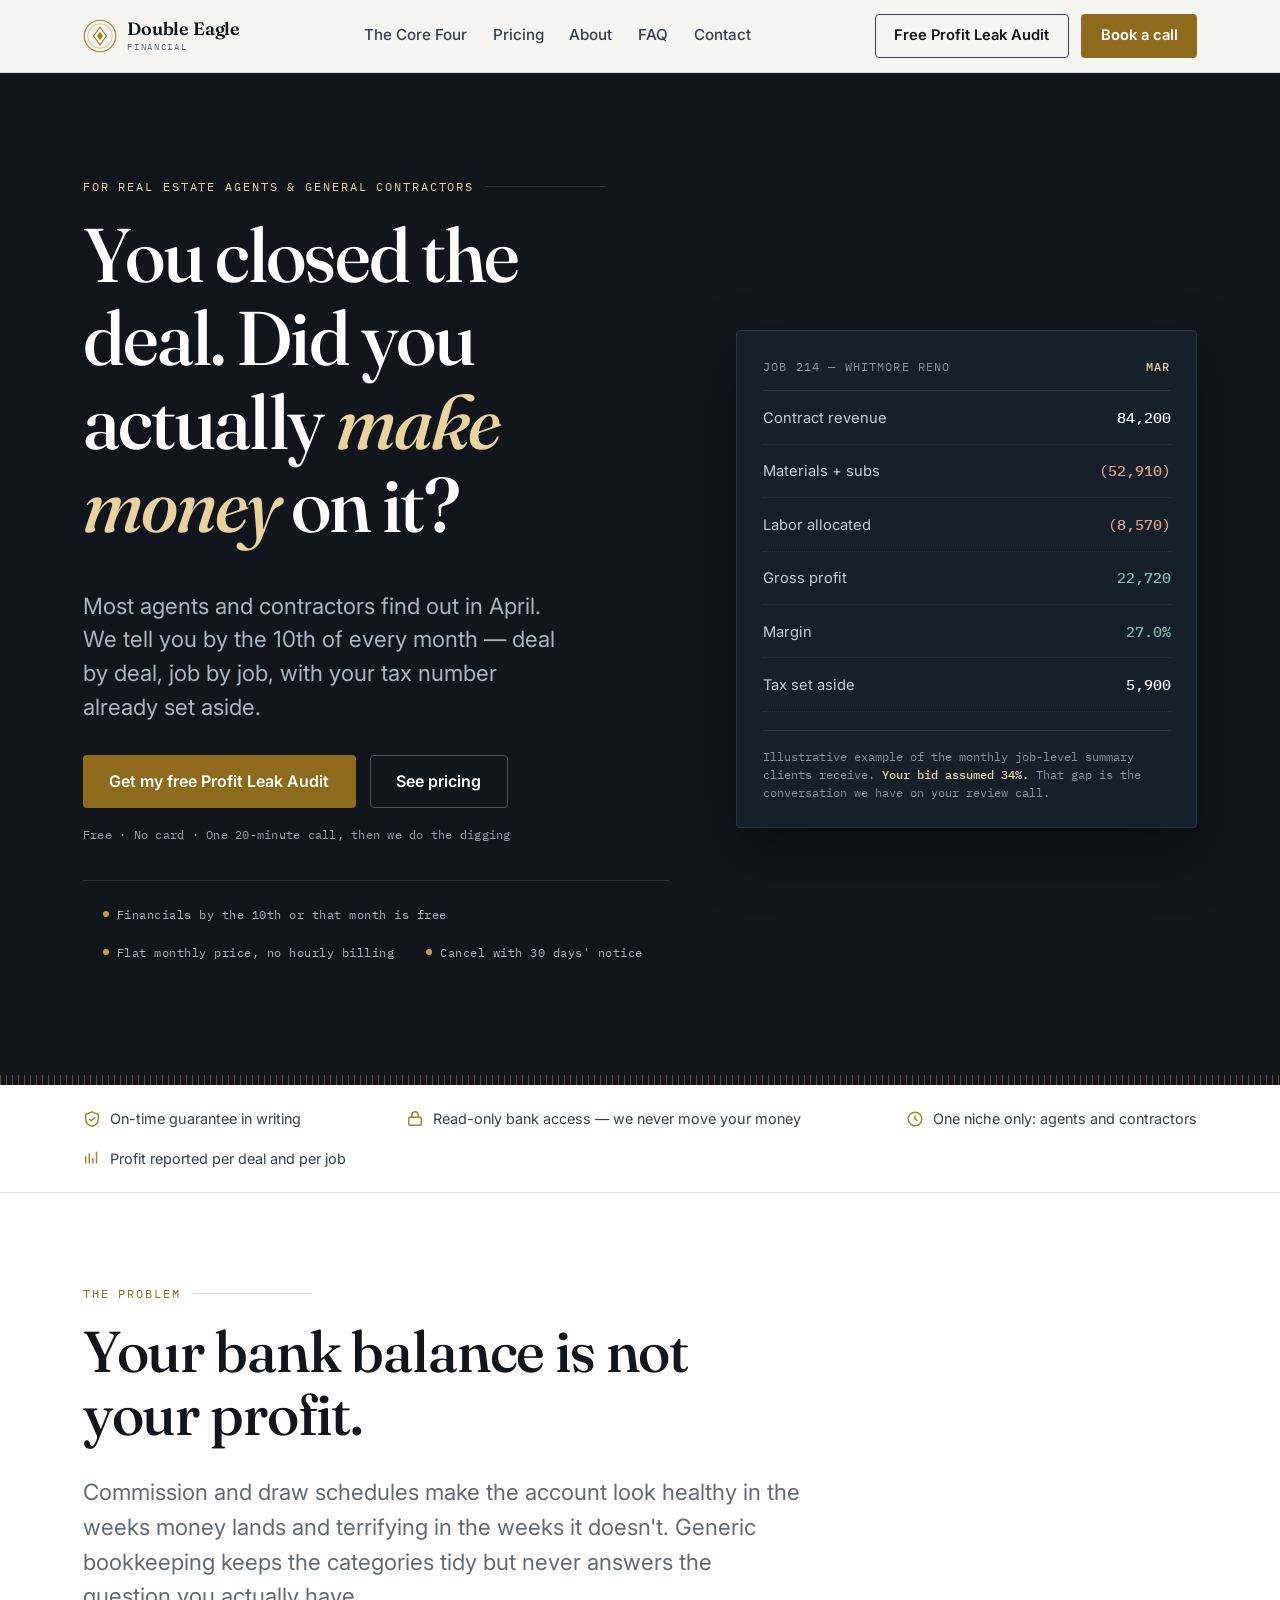
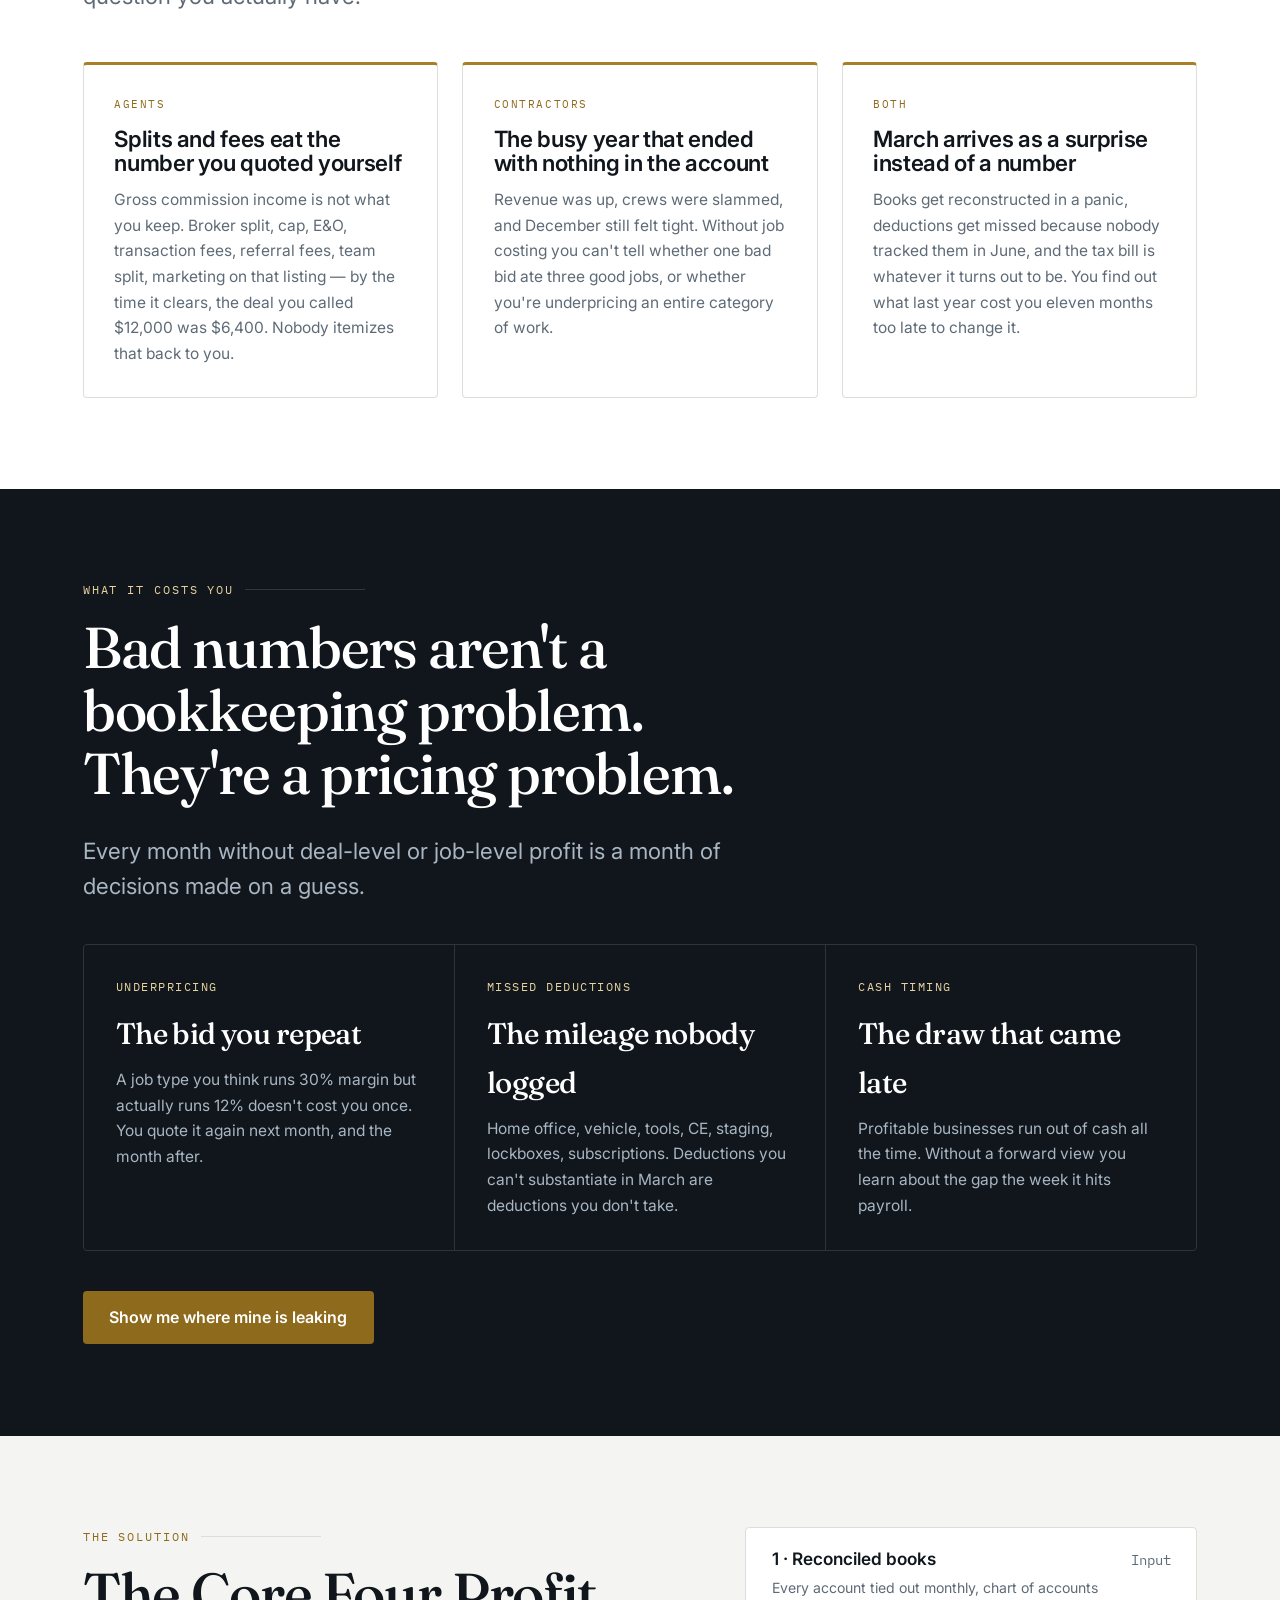
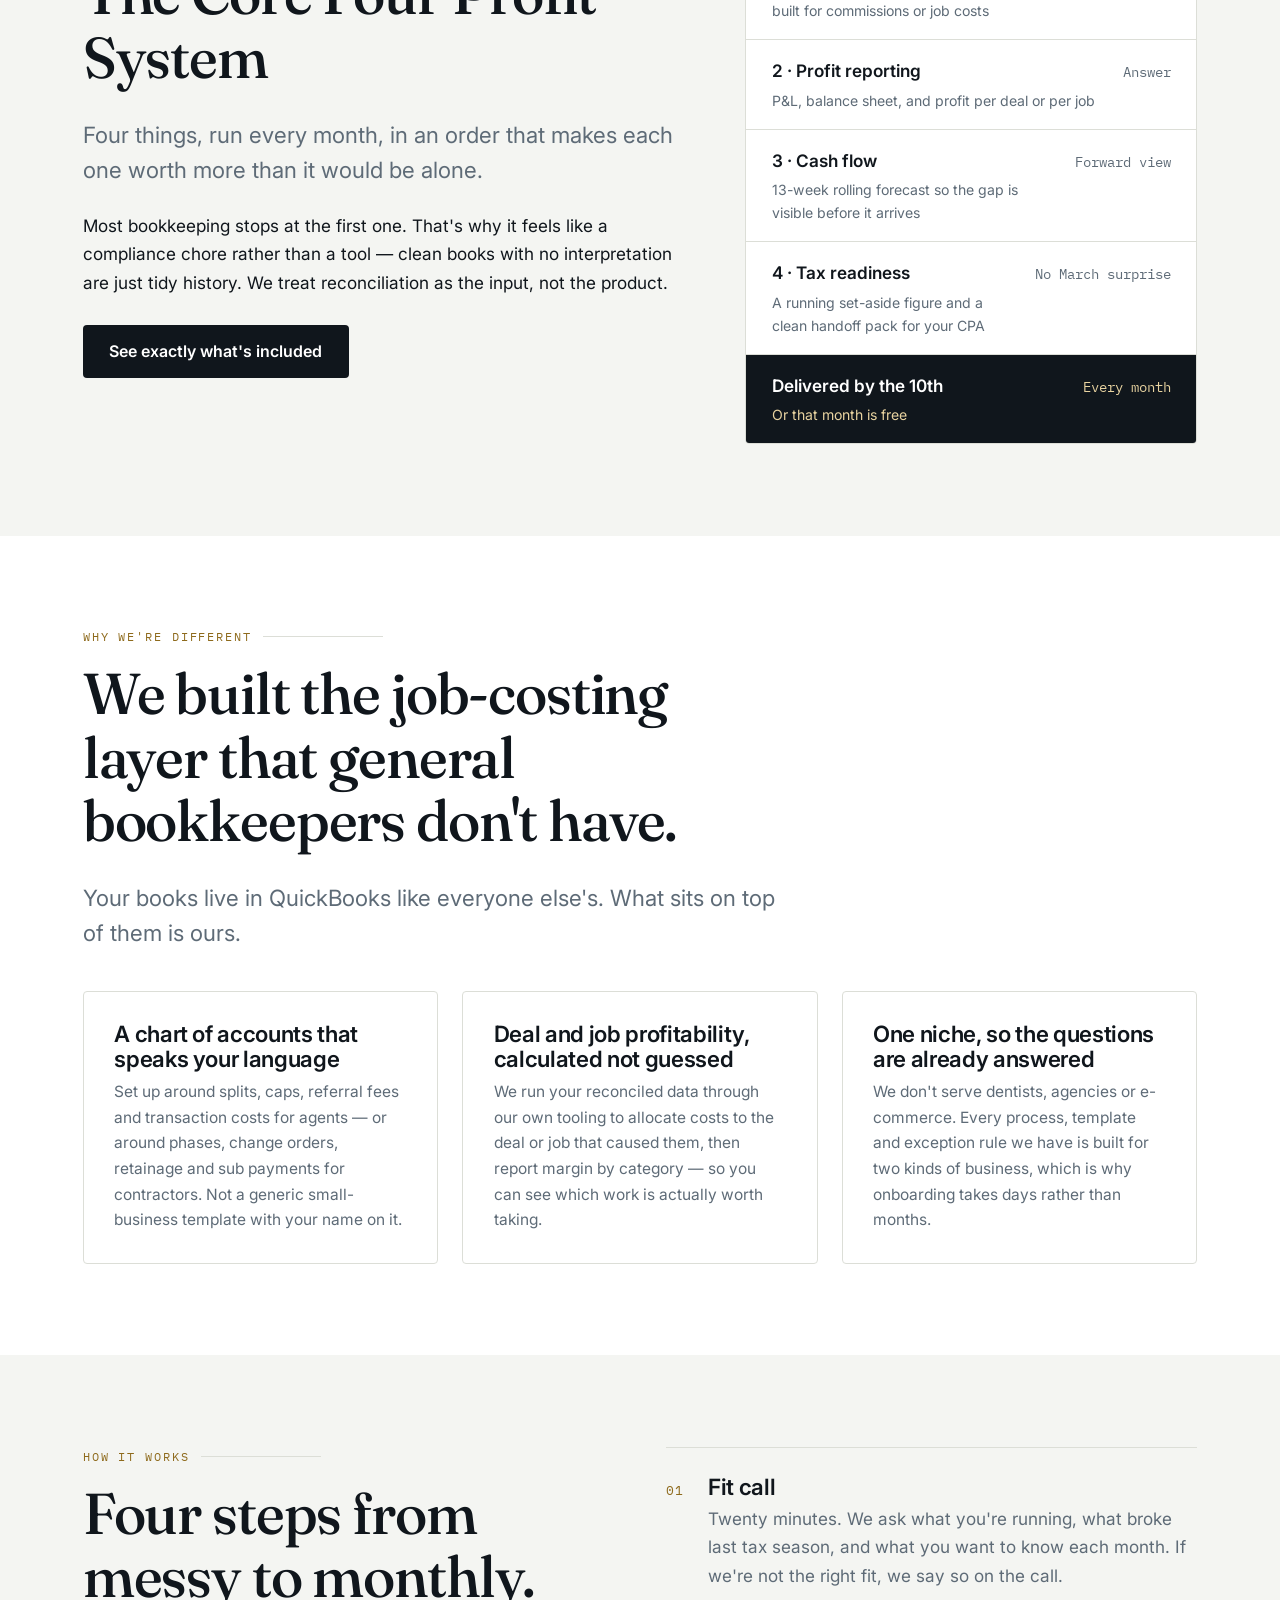
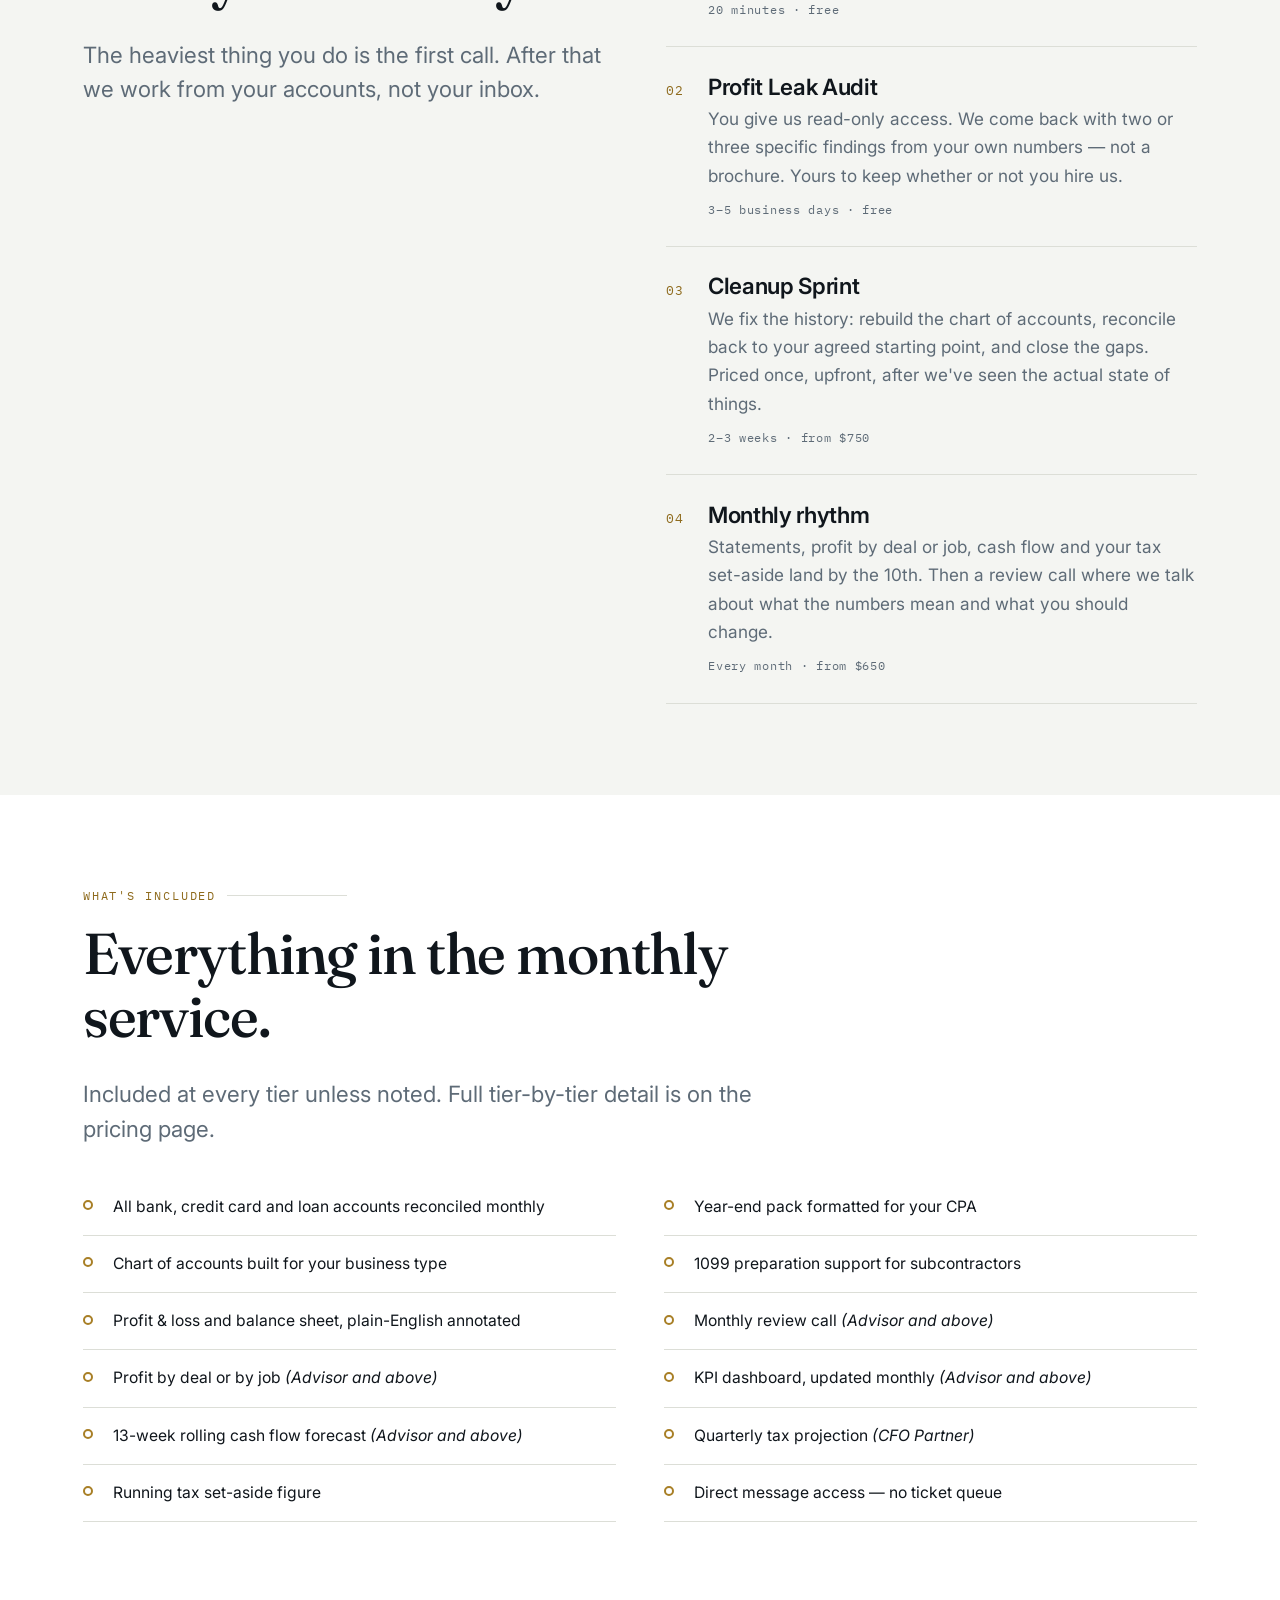
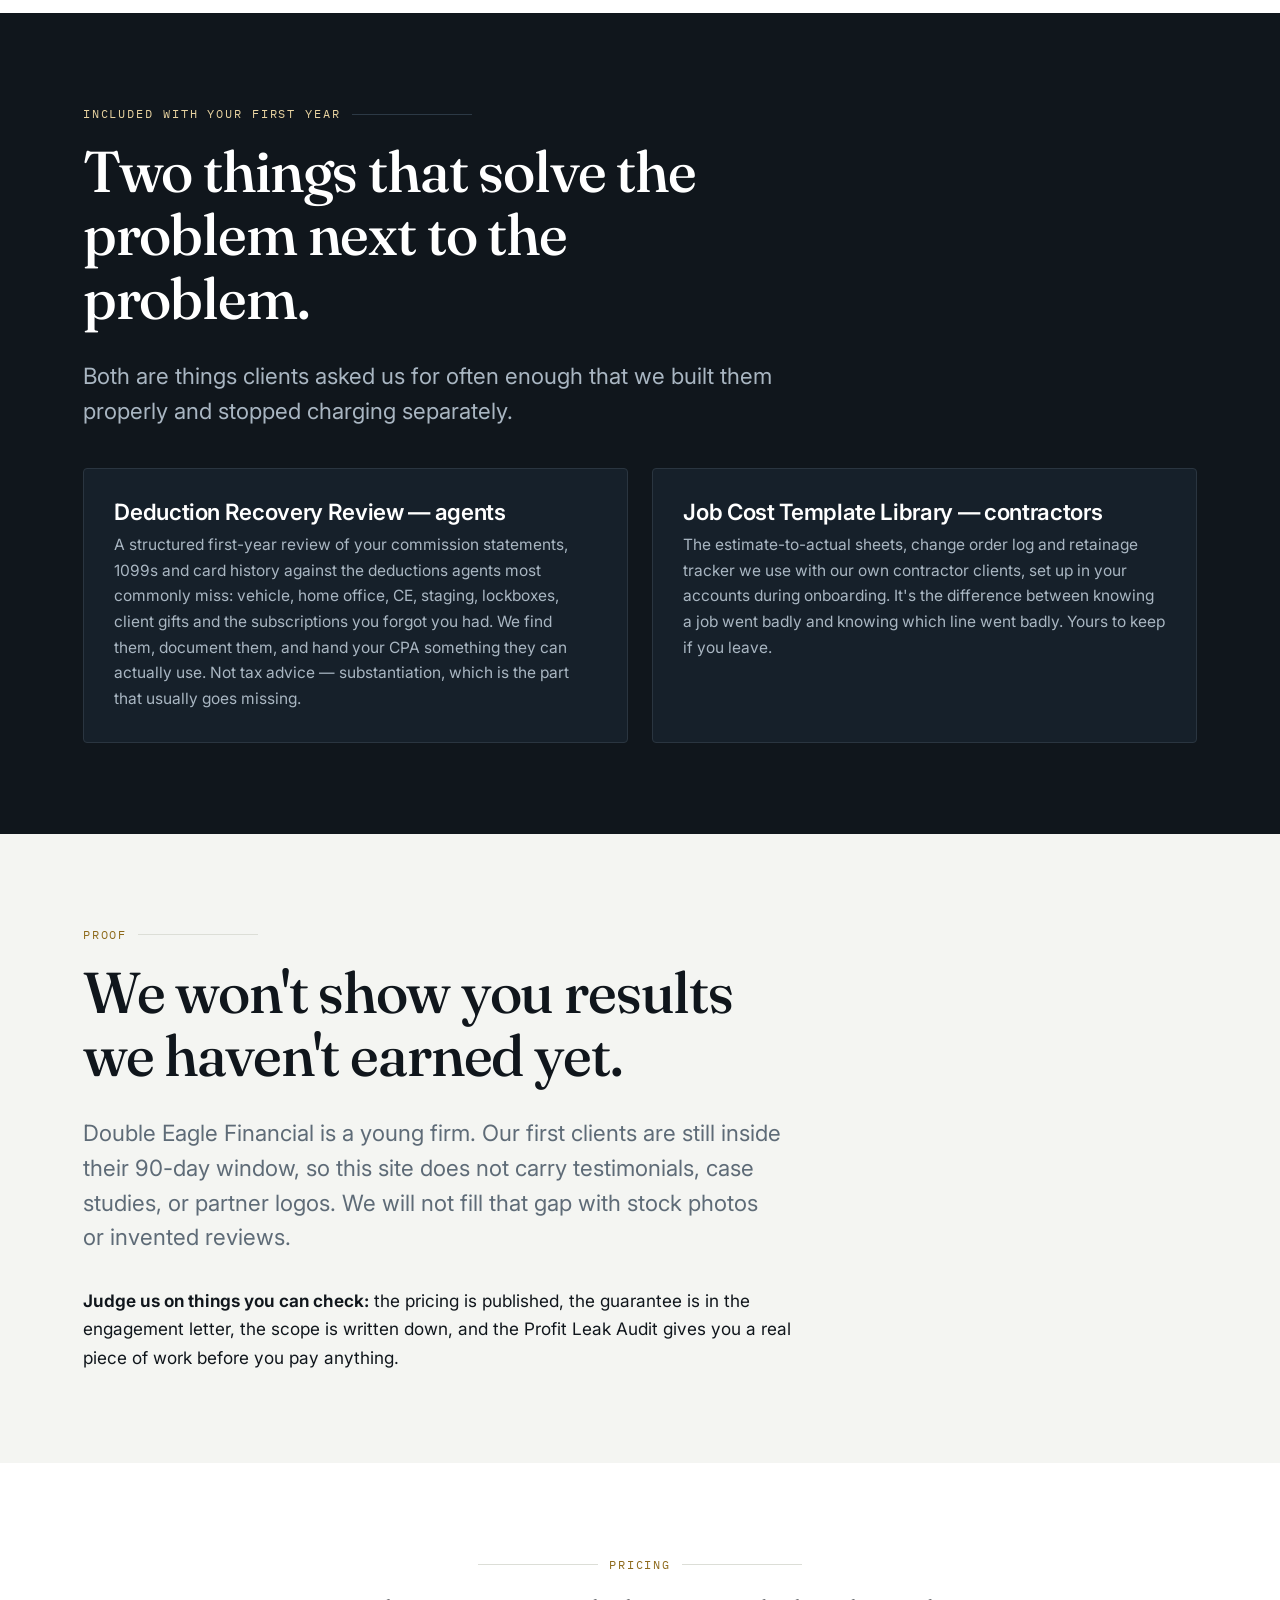
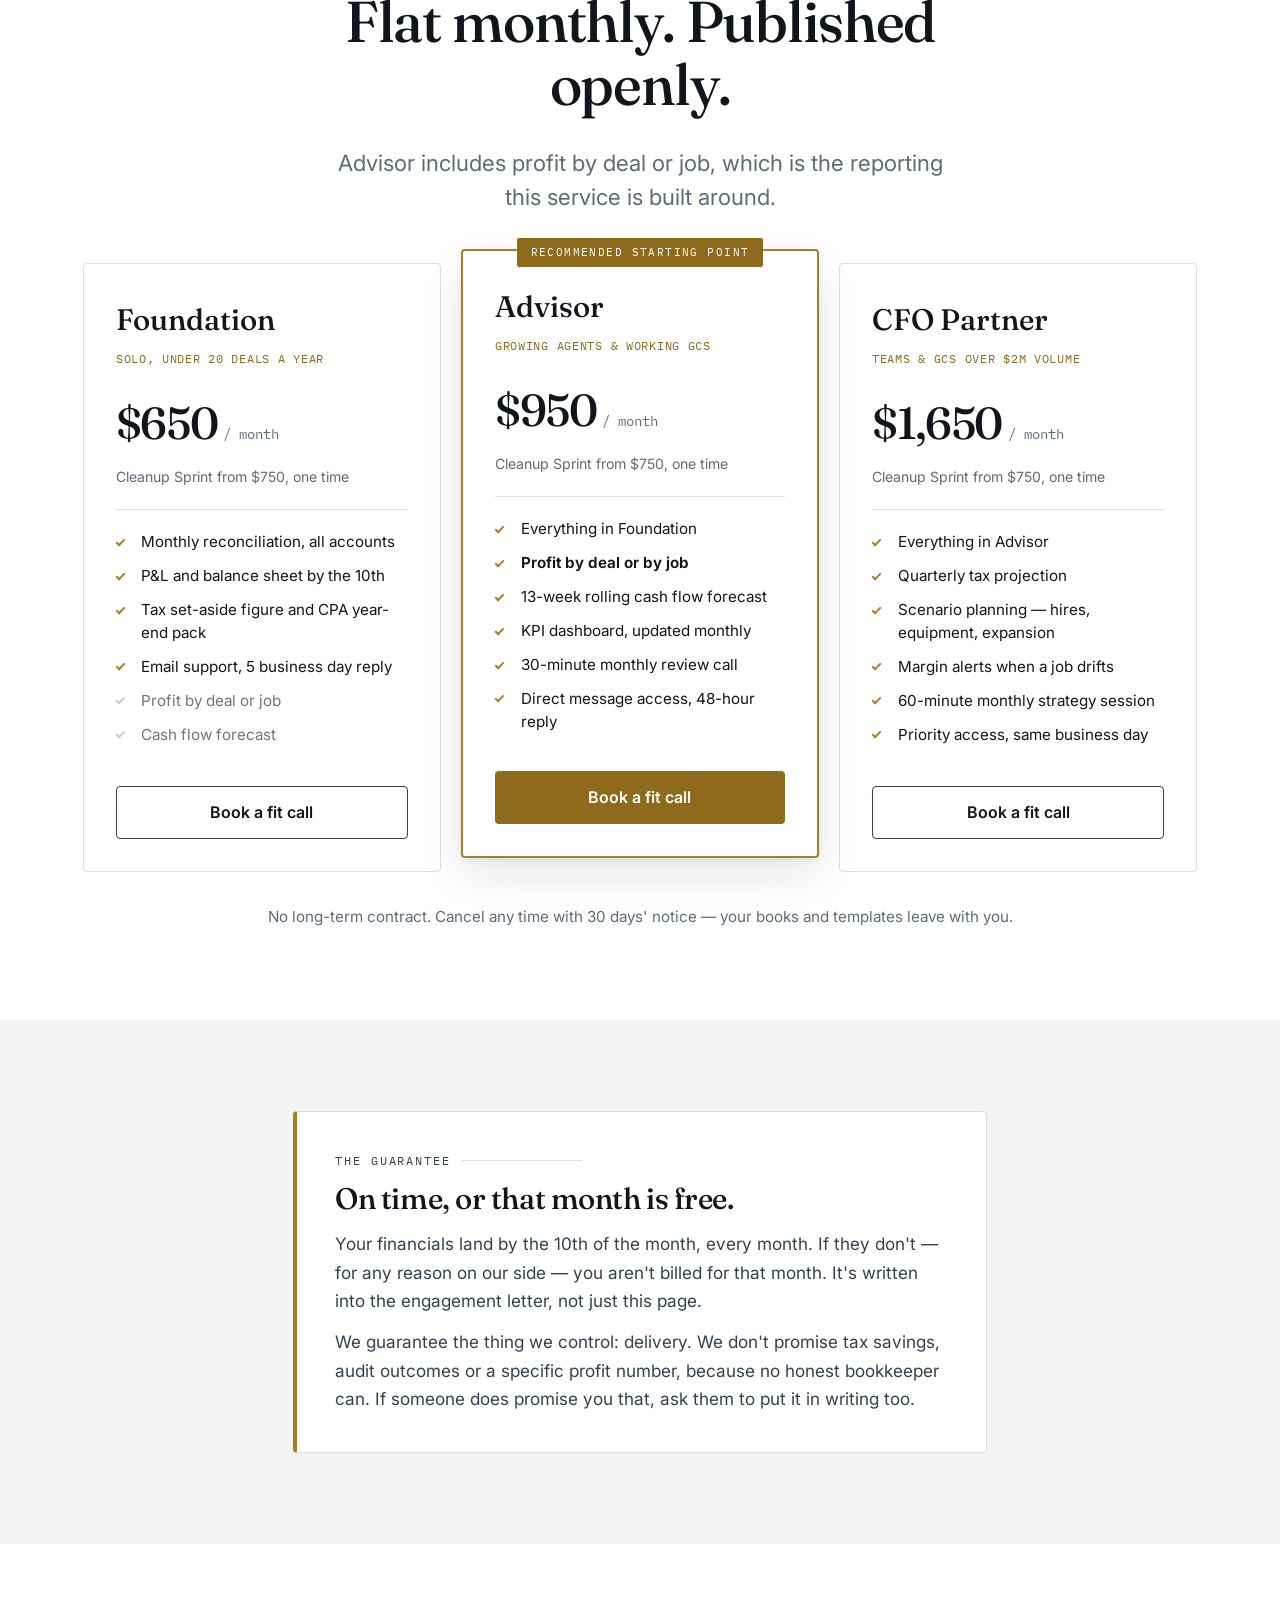
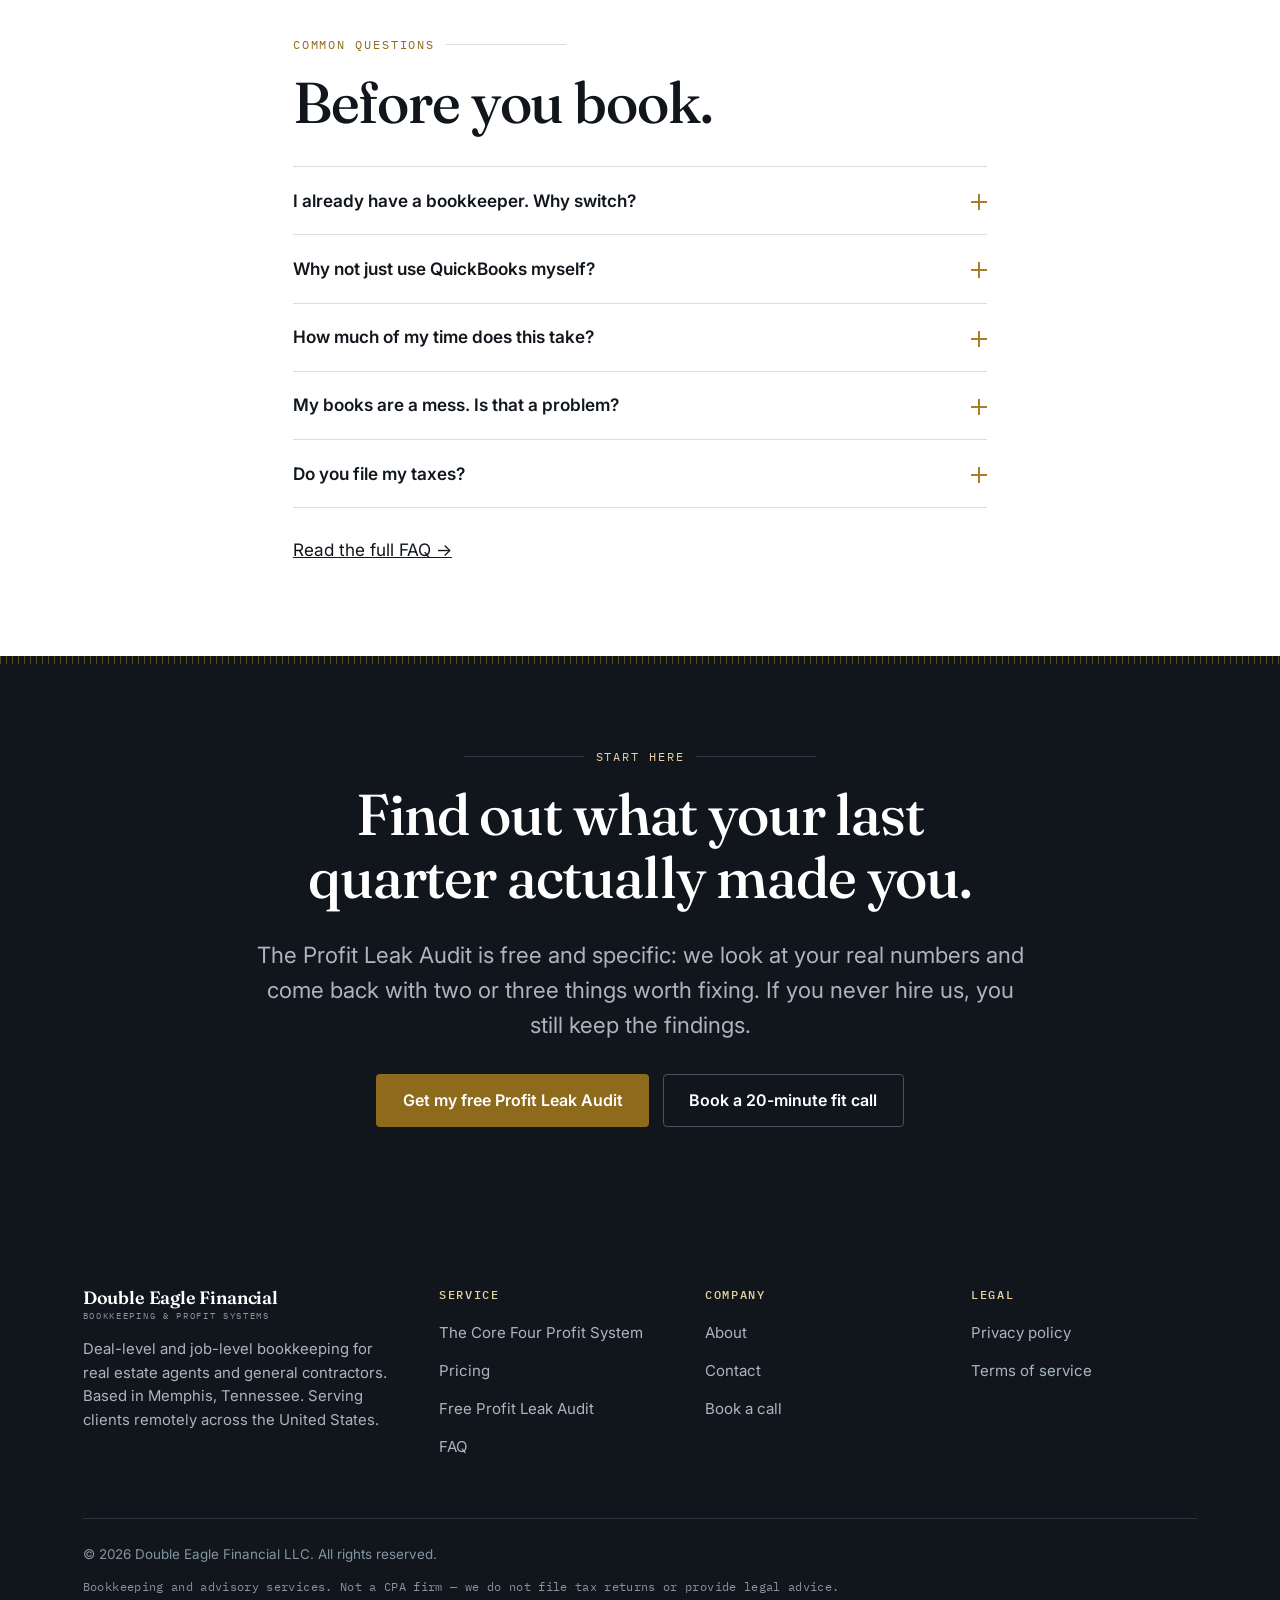
<file: index.html>
<!DOCTYPE html>
<html lang="en">
<head>
<meta charset="utf-8">
<meta name="viewport" content="width=device-width, initial-scale=1">
<title>Bookkeeping for Agents & Contractors | Double Eagle Financial</title>
<meta name="description" content="Know your real profit on every deal and every job by the 10th of the month — with taxes already handled. Bookkeeping built for real estate agents and general contractors.">
<link rel="canonical" href="https://www.doubleeaglefinancial.com">
<meta name="robots" content="index, follow">

<meta property="og:type" content="website">
<meta property="og:site_name" content="Double Eagle Financial">
<meta property="og:title" content="Bookkeeping for Agents & Contractors | Double Eagle Financial">
<meta property="og:description" content="Know your real profit on every deal and every job by the 10th of the month — with taxes already handled. Bookkeeping built for real estate agents and general contractors.">
<meta property="og:url" content="https://www.doubleeaglefinancial.com">
<meta property="og:image" content="https://www.doubleeaglefinancial.com/assets/img/og-card.svg">
<meta name="twitter:card" content="summary_large_image">

<link rel="icon" href="/assets/img/favicon.svg" type="image/svg+xml">
<link rel="apple-touch-icon" href="/assets/img/favicon.svg">
<meta name="theme-color" content="#10161C">

<link rel="preconnect" href="https://fonts.googleapis.com">
<link rel="preconnect" href="https://fonts.gstatic.com" crossorigin>
<link rel="preload" as="style" href="https://fonts.googleapis.com/css2?family=Fraunces:ital,opsz,wght@0,9..144,400..600;1,9..144,400..500&family=Inter:wght@400..700&family=IBM+Plex+Mono:wght@400;500&display=swap">
<link rel="stylesheet" href="https://fonts.googleapis.com/css2?family=Fraunces:ital,opsz,wght@0,9..144,400..600;1,9..144,400..500&family=Inter:wght@400..700&family=IBM+Plex+Mono:wght@400;500&display=swap" media="print" onload="this.media='all'">
<noscript><link rel="stylesheet" href="https://fonts.googleapis.com/css2?family=Fraunces:ital,opsz,wght@0,9..144,400..600;1,9..144,400..500&family=Inter:wght@400..700&family=IBM+Plex+Mono:wght@400;500&display=swap"></noscript>

<script>document.documentElement.className+=" js";</script>
<link rel="stylesheet" href="/assets/css/styles.css">
<script src="/assets/js/config.js"></script>
<script type="application/ld+json">
{
  "@context": "https://schema.org",
  "@type": "AccountingService",
  "name": "Double Eagle Financial LLC",
  "description": "Deal-level and job-level bookkeeping, cash flow reporting and tax-readiness for real estate agents and general contractors.",
  "url": "https://www.doubleeaglefinancial.com",
  "email": "hello@doubleeaglefinancial.com",
  "areaServed": { "@type": "Country", "name": "United States" },
  "address": { "@type": "PostalAddress", "addressLocality": "Memphis", "addressRegion": "TN", "addressCountry": "US" },
  "knowsAbout": ["Real estate agent bookkeeping", "Contractor job costing", "Commission tracking", "Cash flow forecasting"],
  "makesOffer": [
    { "@type": "Offer", "name": "Foundation", "price": "650", "priceCurrency": "USD",
      "itemOffered": { "@type": "Service", "name": "The Core Four Profit System — Foundation" } },
    { "@type": "Offer", "name": "Advisor", "price": "950", "priceCurrency": "USD",
      "itemOffered": { "@type": "Service", "name": "The Core Four Profit System — Advisor" } },
    { "@type": "Offer", "name": "CFO Partner", "price": "1650", "priceCurrency": "USD",
      "itemOffered": { "@type": "Service", "name": "The Core Four Profit System — CFO Partner" } }
  ]
}
</script>
</head>
<body data-page="home">
<a class="skip-link" href="#main">Skip to content</a>

<header class="site-header">
  <div class="wrap header-inner">
    <a class="logo" href="/" aria-label="Double Eagle Financial — home">
      <svg class="logo-mark" viewBox="0 0 40 40" fill="none" aria-hidden="true" focusable="false">
        <circle cx="20" cy="20" r="18.5" stroke="#A87F26" stroke-width="1.4"/>
        <circle cx="20" cy="20" r="14.5" stroke="#A87F26" stroke-width="0.8" opacity="0.6"/>
        <path d="M20 9.5 L27.5 20 L20 30.5 L12.5 20 Z" stroke="#A87F26" stroke-width="1.3" fill="none"/>
        <path d="M20 15 L23.5 20 L20 25 L16.5 20 Z" fill="#A87F26"/>
      </svg>
      <span class="logo-text">
        <span class="logo-name">Double Eagle</span>
        <span class="logo-sub">Financial</span>
      </span>
    </a>

    <nav class="nav" id="primary-nav" aria-label="Main">
      <a href="/the-core-four.html">The Core Four</a>
      <a href="/pricing.html">Pricing</a>
      <a href="/about.html">About</a>
      <a href="/faq.html">FAQ</a>
      <a href="/contact.html">Contact</a>
    </nav>

    <div class="header-cta">
      <a class="btn btn--ghost" href="/profit-leak-audit.html" data-cta="lead-magnet" data-cta-location="header">Free Profit Leak Audit</a>
      <a class="btn btn--primary" href="/book-a-call.html" data-cta="book-call" data-cta-location="header">Book a call</a>
      <button class="nav-toggle" type="button" aria-expanded="false" aria-controls="primary-nav" aria-label="Open menu">
        <span></span>
      </button>
    </div>
  </div>
</header>

<main id="main">
<section class="hero">
  <div class="wrap hero-grid">
    <div>
      <p class="eyebrow">For real estate agents &amp; general contractors</p>
      <h1>You closed the deal. Did you actually <em>make money</em> on it?</h1>
      <p class="hero-sub">Most agents and contractors find out in April. We tell you by the 10th of every month — deal by deal, job by job, with your tax number already set aside.</p>
      <div class="btn-row" style="margin-top:2rem">
        <a class="btn btn--primary" href="/profit-leak-audit.html" data-cta="lead-magnet" data-cta-location="hero">Get my free Profit Leak Audit</a>
        <a class="btn btn--ghost" href="/pricing.html" data-cta="pricing" data-cta-location="hero">See pricing</a>
      </div>
      <p class="btn-note">Free · No card · One 20-minute call, then we do the digging</p>
      <ul class="hero-trust">
        <li>Financials by the 10th or that month is free</li>
        <li>Flat monthly price, no hourly billing</li>
        <li>Cancel with 30 days' notice</li>
      </ul>
    </div>

    <div class="ledger-card" role="img" aria-label="Example monthly profit summary showing a job with revenue of 84,200 dollars, direct costs of 61,480 dollars, a gross profit of 22,720 dollars at 27 percent margin, and 5,900 dollars set aside for tax.">
      <div class="ledger-card__head"><span>Job 214 — Whitmore reno</span><strong>Mar</strong></div>
      <div class="ledger-row"><span>Contract revenue</span><b>84,200</b></div>
      <div class="ledger-row"><span>Materials + subs</span><b class="neg">(52,910)</b></div>
      <div class="ledger-row"><span>Labor allocated</span><b class="neg">(8,570)</b></div>
      <div class="ledger-row"><span>Gross profit</span><b class="pos">22,720</b></div>
      <div class="ledger-row"><span>Margin</span><b class="pos">27.0%</b></div>
      <div class="ledger-row"><span>Tax set aside</span><b>5,900</b></div>
      <div class="ledger-card__foot">Illustrative example of the monthly job-level summary clients receive. <b>Your bid assumed 34%.</b> That gap is the conversation we have on your review call.</div>
    </div>
  </div>
</section>

<section class="trust-strip">
  <div class="wrap">
    <div class="trust-item">
      <svg width="18" height="18" viewBox="0 0 20 20" fill="none" stroke="currentColor" stroke-width="1.6" aria-hidden="true"><path d="M10 2l7 3v5c0 4-3 7-7 8-4-1-7-4-7-8V5l7-3z"/><path d="M7 10l2 2 4-4"/></svg>
      <span>On-time guarantee in writing</span>
    </div>
    <div class="trust-item">
      <svg width="18" height="18" viewBox="0 0 20 20" fill="none" stroke="currentColor" stroke-width="1.6" aria-hidden="true"><rect x="3" y="8" width="14" height="9" rx="1.5"/><path d="M6.5 8V5.5a3.5 3.5 0 017 0V8"/></svg>
      <span>Read-only bank access — we never move your money</span>
    </div>
    <div class="trust-item">
      <svg width="18" height="18" viewBox="0 0 20 20" fill="none" stroke="currentColor" stroke-width="1.6" aria-hidden="true"><circle cx="10" cy="10" r="7.5"/><path d="M10 6v4l2.5 2"/></svg>
      <span>One niche only: agents and contractors</span>
    </div>
    <div class="trust-item">
      <svg width="18" height="18" viewBox="0 0 20 20" fill="none" stroke="currentColor" stroke-width="1.6" aria-hidden="true"><path d="M3 16V8m4 8V5m4 11v-6m4 6V3"/></svg>
      <span>Profit reported per deal and per job</span>
    </div>
  </div>
</section>

<section class="section section--white">
  <div class="wrap">
    <div style="max-width:720px">
      <p class="eyebrow">The problem</p>
      <h2>Your bank balance is not your profit.</h2>
      <p class="lede">Commission and draw schedules make the account look healthy in the weeks money lands and terrifying in the weeks it doesn't. Generic bookkeeping keeps the categories tidy but never answers the question you actually have.</p>
    </div>

    <div class="grid grid--3 reveal" style="margin-top:3rem">
      <div class="rule-card">
        <span class="tag">Agents</span>
        <h3>Splits and fees eat the number you quoted yourself</h3>
        <p>Gross commission income is not what you keep. Broker split, cap, E&amp;O, transaction fees, referral fees, team split, marketing on that listing — by the time it clears, the deal you called $12,000 was $6,400. Nobody itemizes that back to you.</p>
      </div>
      <div class="rule-card">
        <span class="tag">Contractors</span>
        <h3>The busy year that ended with nothing in the account</h3>
        <p>Revenue was up, crews were slammed, and December still felt tight. Without job costing you can't tell whether one bad bid ate three good jobs, or whether you're underpricing an entire category of work.</p>
      </div>
      <div class="rule-card">
        <span class="tag">Both</span>
        <h3>March arrives as a surprise instead of a number</h3>
        <p>Books get reconstructed in a panic, deductions get missed because nobody tracked them in June, and the tax bill is whatever it turns out to be. You find out what last year cost you eleven months too late to change it.</p>
      </div>
    </div>
  </div>
</section>

<section class="section section--ink">
  <div class="wrap">
    <div style="max-width:680px">
      <p class="eyebrow">What it costs you</p>
      <h2>Bad numbers aren't a bookkeeping problem. They're a pricing problem.</h2>
      <p class="lede">Every month without deal-level or job-level profit is a month of decisions made on a guess.</p>
    </div>

    <dl class="figure-grid" style="margin-top:2.5rem">
      <div class="figure">
        <dt>Underpricing</dt>
        <dd><strong>The bid you repeat</strong>A job type you think runs 30% margin but actually runs 12% doesn't cost you once. You quote it again next month, and the month after.</dd>
      </div>
      <div class="figure">
        <dt>Missed deductions</dt>
        <dd><strong>The mileage nobody logged</strong>Home office, vehicle, tools, CE, staging, lockboxes, subscriptions. Deductions you can't substantiate in March are deductions you don't take.</dd>
      </div>
      <div class="figure">
        <dt>Cash timing</dt>
        <dd><strong>The draw that came late</strong>Profitable businesses run out of cash all the time. Without a forward view you learn about the gap the week it hits payroll.</dd>
      </div>
    </dl>

    <div class="btn-row" style="margin-top:2.5rem">
      <a class="btn btn--primary" href="/profit-leak-audit.html" data-cta="lead-magnet" data-cta-location="cost-section">Show me where mine is leaking</a>
    </div>
  </div>
</section>

<section class="section">
  <div class="wrap">
    <div class="split split--wide-left">
      <div>
        <p class="eyebrow">The solution</p>
        <h2>The Core Four Profit System</h2>
        <p class="lede">Four things, run every month, in an order that makes each one worth more than it would be alone.</p>
        <p style="margin-top:1.5rem">Most bookkeeping stops at the first one. That's why it feels like a compliance chore rather than a tool — clean books with no interpretation are just tidy history. We treat reconciliation as the input, not the product.</p>
        <div class="btn-row" style="margin-top:1.75rem">
          <a class="btn btn--dark" href="/the-core-four.html" data-cta="offer-page" data-cta-location="solution">See exactly what's included</a>
        </div>
      </div>
      <div class="stack">
        <div class="stack-row"><strong>1 · Reconciled books<small>Every account tied out monthly, chart of accounts built for commissions or job costs</small></strong><span>Input</span></div>
        <div class="stack-row"><strong>2 · Profit reporting<small>P&amp;L, balance sheet, and profit per deal or per job</small></strong><span>Answer</span></div>
        <div class="stack-row"><strong>3 · Cash flow<small>13-week rolling forecast so the gap is visible before it arrives</small></strong><span>Forward view</span></div>
        <div class="stack-row"><strong>4 · Tax readiness<small>A running set-aside figure and a clean handoff pack for your CPA</small></strong><span>No March surprise</span></div>
        <div class="stack-row stack-row--total"><strong>Delivered by the 10th<small>Or that month is free</small></strong><span>Every month</span></div>
      </div>
    </div>
  </div>
</section>

<section class="section section--white">
  <div class="wrap">
    <div style="max-width:700px">
      <p class="eyebrow">Why we're different</p>
      <h2>We built the job-costing layer that general bookkeepers don't have.</h2>
      <p class="lede">Your books live in QuickBooks like everyone else's. What sits on top of them is ours.</p>
    </div>
    <div class="grid grid--3 reveal" style="margin-top:2.5rem">
      <div class="card">
        <h3>A chart of accounts that speaks your language</h3>
        <p>Set up around splits, caps, referral fees and transaction costs for agents — or around phases, change orders, retainage and sub payments for contractors. Not a generic small-business template with your name on it.</p>
      </div>
      <div class="card">
        <h3>Deal and job profitability, calculated not guessed</h3>
        <p>We run your reconciled data through our own tooling to allocate costs to the deal or job that caused them, then report margin by category — so you can see which work is actually worth taking.</p>
      </div>
      <div class="card">
        <h3>One niche, so the questions are already answered</h3>
        <p>We don't serve dentists, agencies or e-commerce. Every process, template and exception rule we have is built for two kinds of business, which is why onboarding takes days rather than months.</p>
      </div>
    </div>
  </div>
</section>

<section class="section">
  <div class="wrap">
    <div class="split">
      <div>
        <p class="eyebrow">How it works</p>
        <h2>Four steps from messy to monthly.</h2>
        <p class="lede">The heaviest thing you do is the first call. After that we work from your accounts, not your inbox.</p>
      </div>
      <div class="steps">
        <div class="step">
          <div>
            <h3>Fit call</h3>
            <p>Twenty minutes. We ask what you're running, what broke last tax season, and what you want to know each month. If we're not the right fit, we say so on the call.</p>
            <span class="when">20 minutes · free</span>
          </div>
        </div>
        <div class="step">
          <div>
            <h3>Profit Leak Audit</h3>
            <p>You give us read-only access. We come back with two or three specific findings from your own numbers — not a brochure. Yours to keep whether or not you hire us.</p>
            <span class="when">3–5 business days · free</span>
          </div>
        </div>
        <div class="step">
          <div>
            <h3>Cleanup Sprint</h3>
            <p>We fix the history: rebuild the chart of accounts, reconcile back to your agreed starting point, and close the gaps. Priced once, upfront, after we've seen the actual state of things.</p>
            <span class="when">2–3 weeks · from $750</span>
          </div>
        </div>
        <div class="step">
          <div>
            <h3>Monthly rhythm</h3>
            <p>Statements, profit by deal or job, cash flow and your tax set-aside land by the 10th. Then a review call where we talk about what the numbers mean and what you should change.</p>
            <span class="when">Every month · from $650</span>
          </div>
        </div>
      </div>
    </div>
  </div>
</section>

<section class="section section--white">
  <div class="wrap">
    <div style="max-width:700px">
      <p class="eyebrow">What's included</p>
      <h2>Everything in the monthly service.</h2>
      <p class="lede">Included at every tier unless noted. Full tier-by-tier detail is on the pricing page.</p>
    </div>
    <div class="included" style="margin-top:2rem">
      <ul>
        <li>All bank, credit card and loan accounts reconciled monthly</li>
        <li>Chart of accounts built for your business type</li>
        <li>Profit &amp; loss and balance sheet, plain-English annotated</li>
        <li>Profit by deal or by job <em>(Advisor and above)</em></li>
        <li>13-week rolling cash flow forecast <em>(Advisor and above)</em></li>
        <li>Running tax set-aside figure</li>
      </ul>
      <ul>
        <li>Year-end pack formatted for your CPA</li>
        <li>1099 preparation support for subcontractors</li>
        <li>Monthly review call <em>(Advisor and above)</em></li>
        <li>KPI dashboard, updated monthly <em>(Advisor and above)</em></li>
        <li>Quarterly tax projection <em>(CFO Partner)</em></li>
        <li>Direct message access — no ticket queue</li>
      </ul>
    </div>
  </div>
</section>

<section class="section section--ink">
  <div class="wrap">
    <div style="max-width:700px">
      <p class="eyebrow">Included with your first year</p>
      <h2>Two things that solve the problem next to the problem.</h2>
      <p class="lede">Both are things clients asked us for often enough that we built them properly and stopped charging separately.</p>
    </div>
    <div class="grid grid--2 reveal" style="margin-top:2.5rem">
      <div class="card card--ink">
        <h3>Deduction Recovery Review — agents</h3>
        <p>A structured first-year review of your commission statements, 1099s and card history against the deductions agents most commonly miss: vehicle, home office, CE, staging, lockboxes, client gifts and the subscriptions you forgot you had. We find them, document them, and hand your CPA something they can actually use. Not tax advice — substantiation, which is the part that usually goes missing.</p>
      </div>
      <div class="card card--ink">
        <h3>Job Cost Template Library — contractors</h3>
        <p>The estimate-to-actual sheets, change order log and retainage tracker we use with our own contractor clients, set up in your accounts during onboarding. It's the difference between knowing a job went badly and knowing which line went badly. Yours to keep if you leave.</p>
      </div>
    </div>
  </div>
</section>

<section class="section">
  <div class="wrap">
    <div style="max-width:700px">
      <p class="eyebrow">Proof</p>
      <h2>We won't show you results we haven't earned yet.</h2>
      <p class="lede">Double Eagle Financial is a young firm. Our first clients are still inside their 90-day window, so this site does not carry testimonials, case studies, or partner logos. We will not fill that gap with stock photos or invented reviews.</p>
    </div>
    <p style="margin-top:2rem;max-width:65ch"><strong>Judge us on things you can check:</strong> the pricing is published, the guarantee is in the engagement letter, the scope is written down, and the Profit Leak Audit gives you a real piece of work before you pay anything.</p>
  </div>
</section>

<section class="section section--white">
  <div class="wrap">
    <div class="center" style="max-width:640px;margin-inline:auto">
      <p class="eyebrow eyebrow--center">Pricing</p>
      <h2>Flat monthly. Published openly.</h2>
      <p class="lede">Advisor includes profit by deal or job, which is the reporting this service is built around.</p>
    </div>

    <div class="tiers" style="margin-top:3rem">
      <div class="tier">
        <div class="tier__name">Foundation</div>
        <div class="tier__for">Solo, under 20 deals a year</div>
        <div class="tier__price"><b>$650</b><span>/ month</span></div>
        <p class="tier__setup">Cleanup Sprint from $750, one time</p>
        <ul>
          <li>Monthly reconciliation, all accounts</li>
          <li>P&amp;L and balance sheet by the 10th</li>
          <li>Tax set-aside figure and CPA year-end pack</li>
          <li>Email support, 5 business day reply</li>
          <li class="off">Profit by deal or job</li>
          <li class="off">Cash flow forecast</li>
        </ul>
        <a class="btn btn--ghost btn--block" href="/book-a-call.html" data-cta="book-call" data-cta-location="home-pricing">Book a fit call</a>
      </div>

      <div class="tier tier--featured">
        <span class="tier__flag">Recommended starting point</span>
        <div class="tier__name">Advisor</div>
        <div class="tier__for">Growing agents &amp; working GCs</div>
        <div class="tier__price"><b>$950</b><span>/ month</span></div>
        <p class="tier__setup">Cleanup Sprint from $750, one time</p>
        <ul>
          <li>Everything in Foundation</li>
          <li><strong>Profit by deal or by job</strong></li>
          <li>13-week rolling cash flow forecast</li>
          <li>KPI dashboard, updated monthly</li>
          <li>30-minute monthly review call</li>
          <li>Direct message access, 48-hour reply</li>
        </ul>
        <a class="btn btn--primary btn--block" href="/book-a-call.html" data-cta="book-call" data-cta-location="home-pricing">Book a fit call</a>
      </div>

      <div class="tier">
        <div class="tier__name">CFO Partner</div>
        <div class="tier__for">Teams &amp; GCs over $2M volume</div>
        <div class="tier__price"><b>$1,650</b><span>/ month</span></div>
        <p class="tier__setup">Cleanup Sprint from $750, one time</p>
        <ul>
          <li>Everything in Advisor</li>
          <li>Quarterly tax projection</li>
          <li>Scenario planning — hires, equipment, expansion</li>
          <li>Margin alerts when a job drifts</li>
          <li>60-minute monthly strategy session</li>
          <li>Priority access, same business day</li>
        </ul>
        <a class="btn btn--ghost btn--block" href="/book-a-call.html" data-cta="book-call" data-cta-location="home-pricing">Book a fit call</a>
      </div>
    </div>
    <p class="center" style="margin-top:2rem;color:var(--muted);font-size:.95rem">No long-term contract. Cancel any time with 30 days' notice — your books and templates leave with you.</p>
  </div>
</section>

<section class="section">
  <div class="wrap wrap--narrow">
    <div class="guarantee">
      <p class="eyebrow">The guarantee</p>
      <h3>On time, or that month is free.</h3>
      <p>Your financials land by the 10th of the month, every month. If they don't — for any reason on our side — you aren't billed for that month. It's written into the engagement letter, not just this page.</p>
      <p>We guarantee the thing we control: delivery. We don't promise tax savings, audit outcomes or a specific profit number, because no honest bookkeeper can. If someone does promise you that, ask them to put it in writing too.</p>
    </div>
  </div>
</section>

<section class="section section--white">
  <div class="wrap wrap--narrow">
    <p class="eyebrow">Common questions</p>
    <h2>Before you book.</h2>
    <div class="faq" style="margin-top:2rem">
      <div class="faq-item">
        <button class="faq-q" type="button" aria-expanded="false" aria-controls="hf1" id="hfq1">I already have a bookkeeper. Why switch?<span class="faq-icon" aria-hidden="true"></span></button>
        <div class="faq-a" id="hf1" role="region" aria-labelledby="hfq1">
          <p>If your current bookkeeper already tells you profit per deal or per job, and your books close by the 10th, stay put — we'd be selling you something you have. The switch is usually worth it when the categories are clean but the reporting doesn't answer a question you can act on.</p>
        </div>
      </div>
      <div class="faq-item">
        <button class="faq-q" type="button" aria-expanded="false" aria-controls="hf2" id="hfq2">Why not just use QuickBooks myself?<span class="faq-icon" aria-hidden="true"></span></button>
        <div class="faq-a" id="hf2" role="region" aria-labelledby="hfq2">
          <p>You can, and plenty do. QuickBooks is the tool — the work is knowing how commission splits or job phases should be structured inside it, catching what's miscategorized, and reading the result. We keep clients in QuickBooks Online; you keep the file if you leave.</p>
        </div>
      </div>
      <div class="faq-item">
        <button class="faq-q" type="button" aria-expanded="false" aria-controls="hf3" id="hfq3">How much of my time does this take?<span class="faq-icon" aria-hidden="true"></span></button>
        <div class="faq-a" id="hf3" role="region" aria-labelledby="hfq3">
          <p>Roughly two hours in the first month: the fit call, an onboarding call, and granting read-only access. After that, about 30 minutes a month for your review call, plus the occasional question when we can't tell what a transaction was for.</p>
        </div>
      </div>
      <div class="faq-item">
        <button class="faq-q" type="button" aria-expanded="false" aria-controls="hf4" id="hfq4">My books are a mess. Is that a problem?<span class="faq-icon" aria-hidden="true"></span></button>
        <div class="faq-a" id="hf4" role="region" aria-labelledby="hfq4">
          <p>It's the normal starting condition, and it's what the Cleanup Sprint exists for. We quote it after we've seen the actual state of the file, so the number doesn't move later. Nobody here is going to be shocked by a shoebox.</p>
        </div>
      </div>
      <div class="faq-item">
        <button class="faq-q" type="button" aria-expanded="false" aria-controls="hf5" id="hfq5">Do you file my taxes?<span class="faq-icon" aria-hidden="true"></span></button>
        <div class="faq-a" id="hf5" role="region" aria-labelledby="hfq5">
          <p>No. We're a bookkeeping and advisory firm, not a CPA firm. We make your CPA's job fast and cheap by handing over a clean, documented year-end pack — and we'll work directly with them so you're not the messenger. If you don't have a CPA, we can point you to a few.</p>
        </div>
      </div>
    </div>
    <p style="margin-top:1.75rem"><a href="/faq.html">Read the full FAQ →</a></p>
  </div>
</section>

<section class="section cta-band">
  <div class="wrap">
    <p class="eyebrow eyebrow--center">Start here</p>
    <h2>Find out what your last quarter actually made you.</h2>
    <p class="lede">The Profit Leak Audit is free and specific: we look at your real numbers and come back with two or three things worth fixing. If you never hire us, you still keep the findings.</p>
    <div class="btn-row btn-row--center" style="margin-top:2rem">
      <a class="btn btn--primary" href="/profit-leak-audit.html" data-cta="lead-magnet" data-cta-location="footer-band">Get my free Profit Leak Audit</a>
      <a class="btn btn--ghost" href="/book-a-call.html" data-cta="book-call" data-cta-location="footer-band">Book a 20-minute fit call</a>
    </div>
  </div>
</section>

</main>

<footer class="site-footer">
  <div class="wrap">
    <div class="footer-grid">
      <div class="footer-brand">
        <span class="logo-text">
          <span class="logo-name">Double Eagle Financial</span>
          <span class="logo-sub">Bookkeeping &amp; profit systems</span>
        </span>
        <p class="footer-blurb">Deal-level and job-level bookkeeping for real estate agents and general contractors. Based in Memphis, Tennessee. Serving clients remotely across the United States.</p>
      </div>
      <div>
        <h4>Service</h4>
        <ul>
          <li><a href="/the-core-four.html">The Core Four Profit System</a></li>
          <li><a href="/pricing.html">Pricing</a></li>
          <li><a href="/profit-leak-audit.html">Free Profit Leak Audit</a></li>
          <li><a href="/faq.html">FAQ</a></li>
        </ul>
      </div>
      <div>
        <h4>Company</h4>
        <ul>
          <li><a href="/about.html">About</a></li>
          <li><a href="/contact.html">Contact</a></li>
          <li><a href="/book-a-call.html">Book a call</a></li>
        </ul>
      </div>
      <div>
        <h4>Legal</h4>
        <ul>
          <li><a href="/privacy.html">Privacy policy</a></li>
          <li><a href="/terms.html">Terms of service</a></li>
        </ul>
      </div>
    </div>
    <div class="footer-bottom">
      <span>© 2026 Double Eagle Financial LLC. All rights reserved.</span>
      <span class="footer-legal">Bookkeeping and advisory services. Not a CPA firm — we do not file tax returns or provide legal advice.</span>
    </div>
  </div>
</footer>

<div class="sticky-cta" aria-hidden="false">
  <a class="btn btn--primary" href="/profit-leak-audit.html" data-cta="lead-magnet" data-cta-location="sticky">Get my free Profit Leak Audit</a>
</div>

<script src="/assets/js/main.js" defer></script>
</body>
</html>
</file>
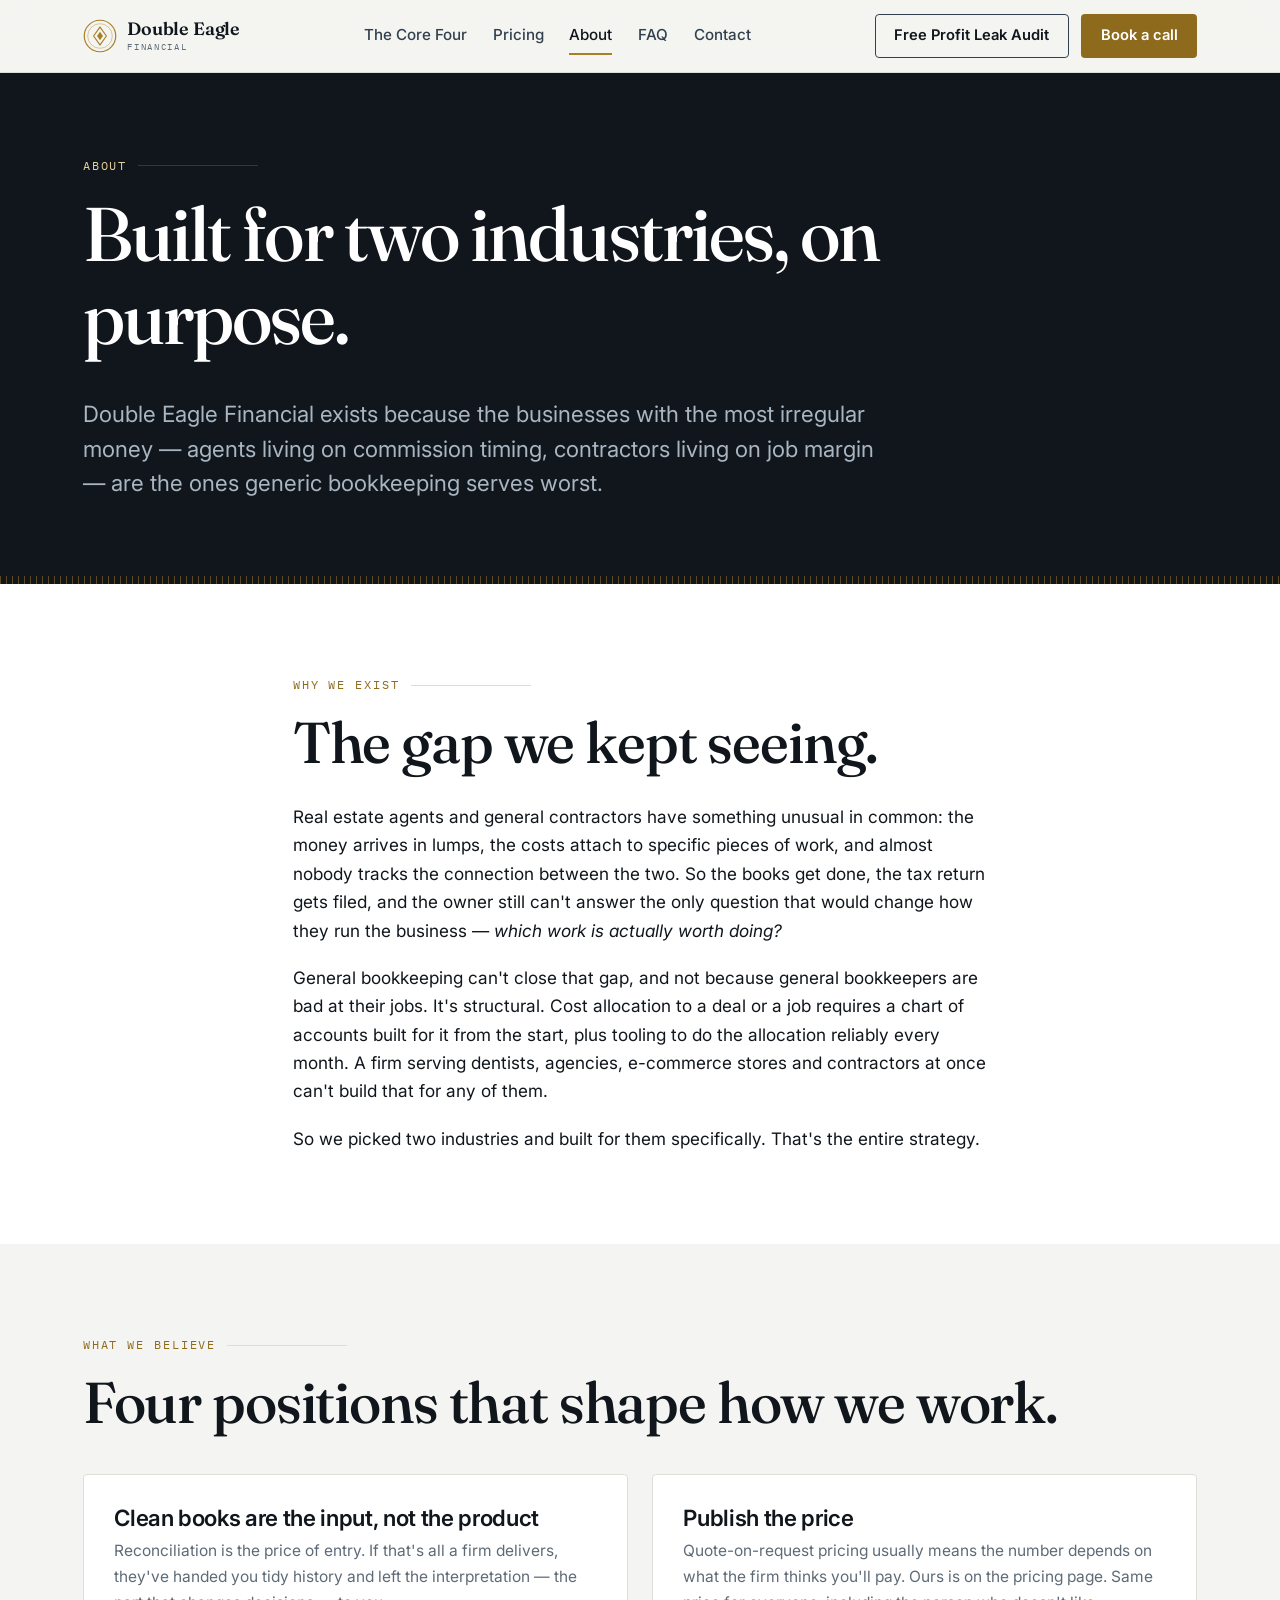
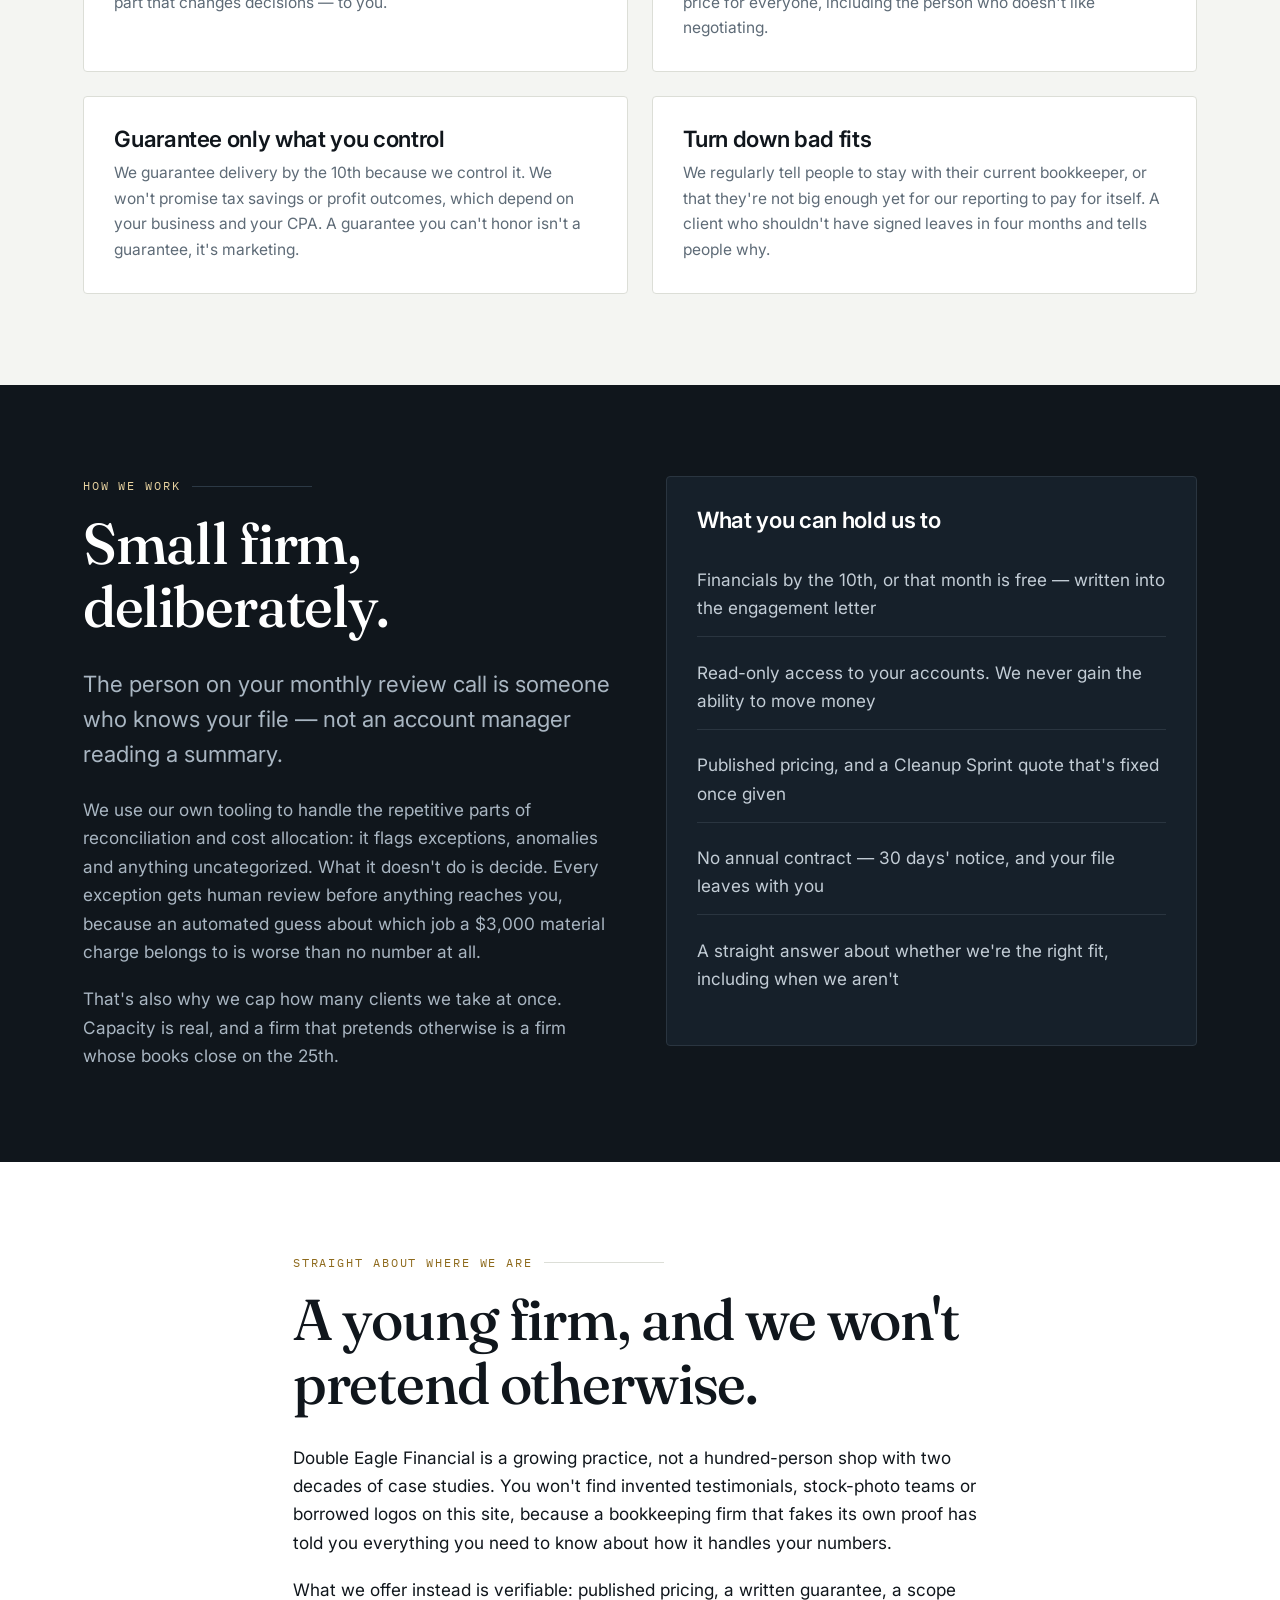
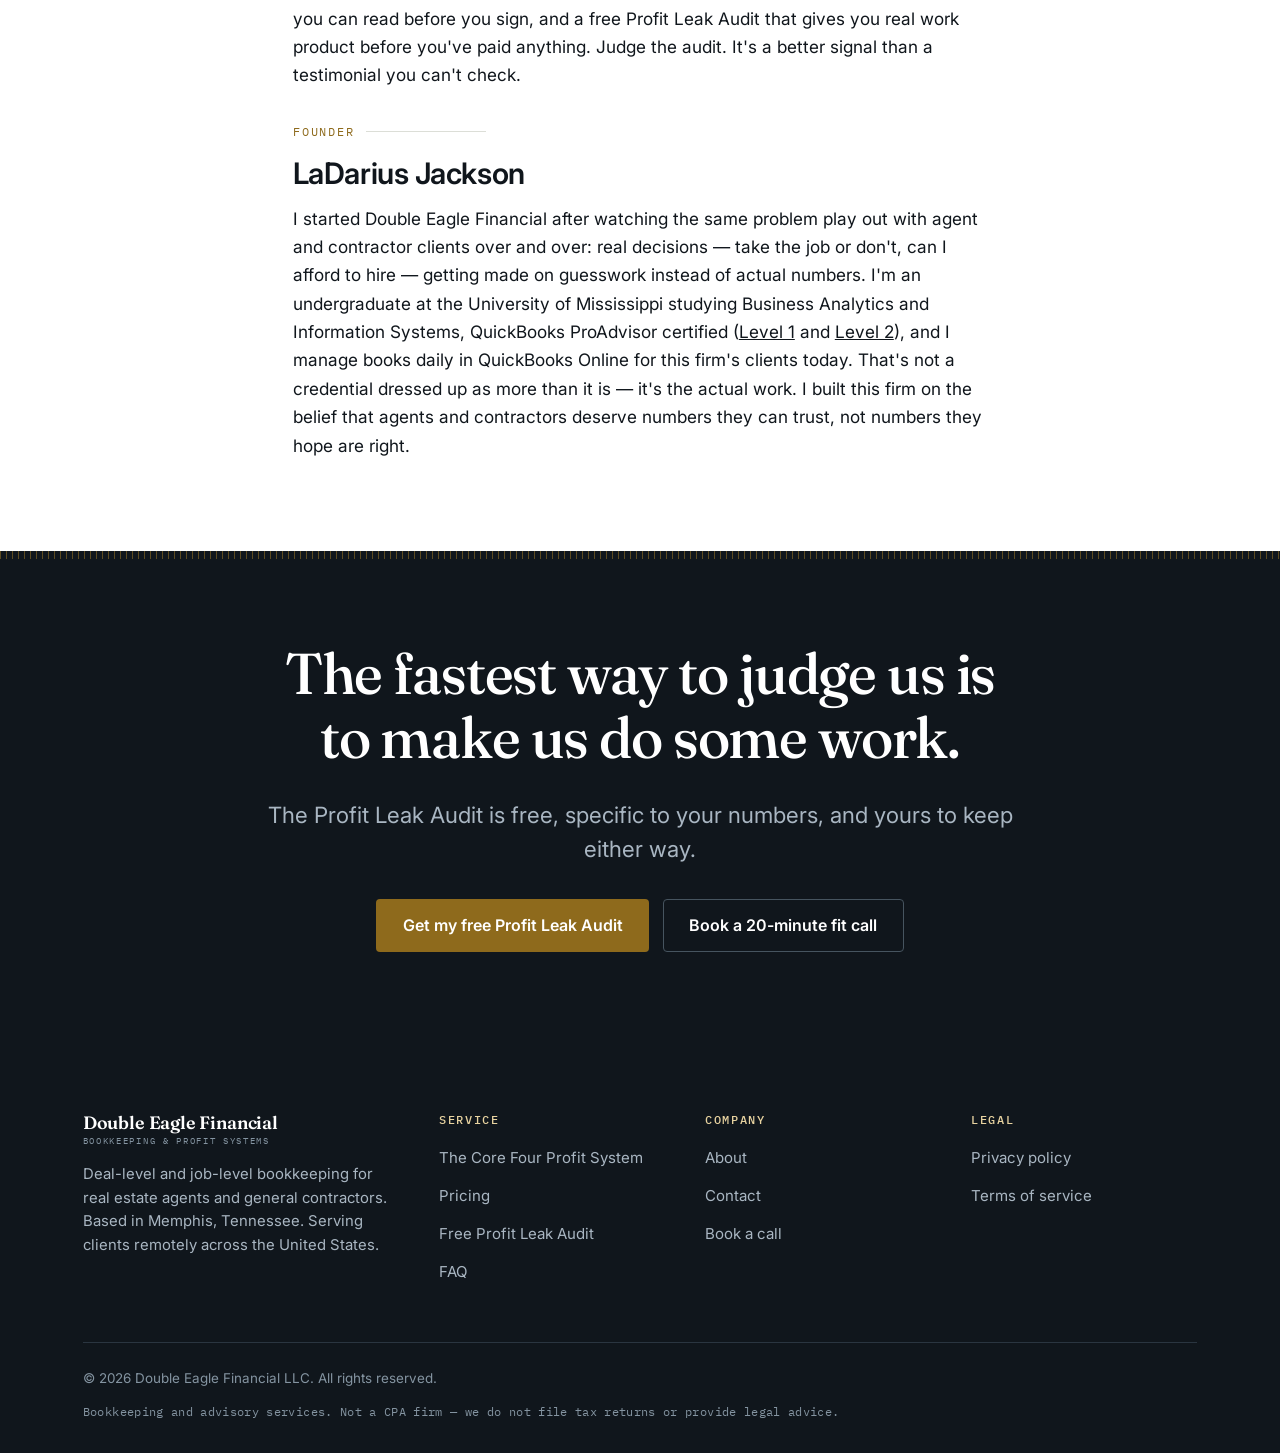
<file: about.html>
<!DOCTYPE html>
<html lang="en">
<head>
<meta charset="utf-8">
<meta name="viewport" content="width=device-width, initial-scale=1">
<title>About Double Eagle Financial | Bookkeeping Built for One Niche</title>
<meta name="description" content="Why we only work with real estate agents and general contractors, how we work, and what you can hold us to.">
<link rel="canonical" href="https://www.doubleeaglefinancial.com/about.html">
<meta name="robots" content="index, follow">

<meta property="og:type" content="website">
<meta property="og:site_name" content="Double Eagle Financial">
<meta property="og:title" content="About Double Eagle Financial | Bookkeeping Built for One Niche">
<meta property="og:description" content="Why we only work with real estate agents and general contractors, how we work, and what you can hold us to.">
<meta property="og:url" content="https://www.doubleeaglefinancial.com/about.html">
<meta property="og:image" content="https://www.doubleeaglefinancial.com/assets/img/og-card.svg">
<meta name="twitter:card" content="summary_large_image">

<link rel="icon" href="/assets/img/favicon.svg" type="image/svg+xml">
<link rel="apple-touch-icon" href="/assets/img/favicon.svg">
<meta name="theme-color" content="#10161C">

<link rel="preconnect" href="https://fonts.googleapis.com">
<link rel="preconnect" href="https://fonts.gstatic.com" crossorigin>
<link rel="preload" as="style" href="https://fonts.googleapis.com/css2?family=Fraunces:ital,opsz,wght@0,9..144,400..600;1,9..144,400..500&family=Inter:wght@400..700&family=IBM+Plex+Mono:wght@400;500&display=swap">
<link rel="stylesheet" href="https://fonts.googleapis.com/css2?family=Fraunces:ital,opsz,wght@0,9..144,400..600;1,9..144,400..500&family=Inter:wght@400..700&family=IBM+Plex+Mono:wght@400;500&display=swap" media="print" onload="this.media='all'">
<noscript><link rel="stylesheet" href="https://fonts.googleapis.com/css2?family=Fraunces:ital,opsz,wght@0,9..144,400..600;1,9..144,400..500&family=Inter:wght@400..700&family=IBM+Plex+Mono:wght@400;500&display=swap"></noscript>

<script>document.documentElement.className+=" js";</script>
<link rel="stylesheet" href="/assets/css/styles.css">
<script src="/assets/js/config.js"></script>

</head>
<body data-page="about">
<a class="skip-link" href="#main">Skip to content</a>

<header class="site-header">
  <div class="wrap header-inner">
    <a class="logo" href="/" aria-label="Double Eagle Financial — home">
      <svg class="logo-mark" viewBox="0 0 40 40" fill="none" aria-hidden="true" focusable="false">
        <circle cx="20" cy="20" r="18.5" stroke="#A87F26" stroke-width="1.4"/>
        <circle cx="20" cy="20" r="14.5" stroke="#A87F26" stroke-width="0.8" opacity="0.6"/>
        <path d="M20 9.5 L27.5 20 L20 30.5 L12.5 20 Z" stroke="#A87F26" stroke-width="1.3" fill="none"/>
        <path d="M20 15 L23.5 20 L20 25 L16.5 20 Z" fill="#A87F26"/>
      </svg>
      <span class="logo-text">
        <span class="logo-name">Double Eagle</span>
        <span class="logo-sub">Financial</span>
      </span>
    </a>

    <nav class="nav" id="primary-nav" aria-label="Main">
      <a href="/the-core-four.html">The Core Four</a>
      <a href="/pricing.html">Pricing</a>
      <a href="/about.html" aria-current="page">About</a>
      <a href="/faq.html">FAQ</a>
      <a href="/contact.html">Contact</a>
    </nav>

    <div class="header-cta">
      <a class="btn btn--ghost" href="/profit-leak-audit.html" data-cta="lead-magnet" data-cta-location="header">Free Profit Leak Audit</a>
      <a class="btn btn--primary" href="/book-a-call.html" data-cta="book-call" data-cta-location="header">Book a call</a>
      <button class="nav-toggle" type="button" aria-expanded="false" aria-controls="primary-nav" aria-label="Open menu">
        <span></span>
      </button>
    </div>
  </div>
</header>

<main id="main">
<section class="page-head">
  <div class="wrap">
    <p class="eyebrow">About</p>
    <h1>Built for two industries, on purpose.</h1>
    <p class="lede">Double Eagle Financial exists because the businesses with the most irregular money — agents living on commission timing, contractors living on job margin — are the ones generic bookkeeping serves worst.</p>
  </div>
</section>

<section class="section section--white">
  <div class="wrap wrap--narrow">
    <p class="eyebrow">Why we exist</p>
    <h2>The gap we kept seeing.</h2>
    <p>Real estate agents and general contractors have something unusual in common: the money arrives in lumps, the costs attach to specific pieces of work, and almost nobody tracks the connection between the two. So the books get done, the tax return gets filed, and the owner still can't answer the only question that would change how they run the business — <em>which work is actually worth doing?</em></p>
    <p>General bookkeeping can't close that gap, and not because general bookkeepers are bad at their jobs. It's structural. Cost allocation to a deal or a job requires a chart of accounts built for it from the start, plus tooling to do the allocation reliably every month. A firm serving dentists, agencies, e-commerce stores and contractors at once can't build that for any of them.</p>
    <p>So we picked two industries and built for them specifically. That's the entire strategy.</p>
  </div>
</section>

<section class="section">
  <div class="wrap">
    <p class="eyebrow">What we believe</p>
    <h2>Four positions that shape how we work.</h2>
    <div class="grid grid--2 reveal" style="margin-top:2.5rem">
      <div class="card">
        <h3>Clean books are the input, not the product</h3>
        <p>Reconciliation is the price of entry. If that's all a firm delivers, they've handed you tidy history and left the interpretation — the part that changes decisions — to you.</p>
      </div>
      <div class="card">
        <h3>Publish the price</h3>
        <p>Quote-on-request pricing usually means the number depends on what the firm thinks you'll pay. Ours is on the pricing page. Same price for everyone, including the person who doesn't like negotiating.</p>
      </div>
      <div class="card">
        <h3>Guarantee only what you control</h3>
        <p>We guarantee delivery by the 10th because we control it. We won't promise tax savings or profit outcomes, which depend on your business and your CPA. A guarantee you can't honor isn't a guarantee, it's marketing.</p>
      </div>
      <div class="card">
        <h3>Turn down bad fits</h3>
        <p>We regularly tell people to stay with their current bookkeeper, or that they're not big enough yet for our reporting to pay for itself. A client who shouldn't have signed leaves in four months and tells people why.</p>
      </div>
    </div>
  </div>
</section>

<section class="section section--ink">
  <div class="wrap">
    <div class="split">
      <div>
        <p class="eyebrow">How we work</p>
        <h2>Small firm, deliberately.</h2>
        <p class="lede">The person on your monthly review call is someone who knows your file — not an account manager reading a summary.</p>
        <p style="margin-top:1.5rem;color:#A9B6C2">We use our own tooling to handle the repetitive parts of reconciliation and cost allocation: it flags exceptions, anomalies and anything uncategorized. What it doesn't do is decide. Every exception gets human review before anything reaches you, because an automated guess about which job a $3,000 material charge belongs to is worse than no number at all.</p>
        <p style="color:#A9B6C2">That's also why we cap how many clients we take at once. Capacity is real, and a firm that pretends otherwise is a firm whose books close on the 25th.</p>
      </div>
      <div class="card card--ink">
        <h3>What you can hold us to</h3>
        <ul style="list-style:none;padding:0;margin:1.25rem 0 0">
          <li style="padding:.85rem 0;border-bottom:1px solid #2A3540;color:#C3CDD6">Financials by the 10th, or that month is free — written into the engagement letter</li>
          <li style="padding:.85rem 0;border-bottom:1px solid #2A3540;color:#C3CDD6">Read-only access to your accounts. We never gain the ability to move money</li>
          <li style="padding:.85rem 0;border-bottom:1px solid #2A3540;color:#C3CDD6">Published pricing, and a Cleanup Sprint quote that's fixed once given</li>
          <li style="padding:.85rem 0;border-bottom:1px solid #2A3540;color:#C3CDD6">No annual contract — 30 days' notice, and your file leaves with you</li>
          <li style="padding:.85rem 0;color:#C3CDD6">A straight answer about whether we're the right fit, including when we aren't</li>
        </ul>
      </div>
    </div>
  </div>
</section>

<section class="section section--white">
  <div class="wrap wrap--narrow">
    <p class="eyebrow">Straight about where we are</p>
    <h2>A young firm, and we won't pretend otherwise.</h2>
    <p>Double Eagle Financial is a growing practice, not a hundred-person shop with two decades of case studies. You won't find invented testimonials, stock-photo teams or borrowed logos on this site, because a bookkeeping firm that fakes its own proof has told you everything you need to know about how it handles your numbers.</p>
    <p>What we offer instead is verifiable: published pricing, a written guarantee, a scope you can read before you sign, and a free Profit Leak Audit that gives you real work product before you've paid anything. Judge the audit. It's a better signal than a testimonial you can't check.</p>
    <div style="margin-top:2rem">
      <p class="eyebrow">Founder</p>
      <h3>LaDarius Jackson</h3>
      <p>I started Double Eagle Financial after watching the same problem play out with agent and contractor clients over and over: real decisions — take the job or don't, can I afford to hire — getting made on guesswork instead of actual numbers. I'm an undergraduate at the University of Mississippi studying Business Analytics and Information Systems, QuickBooks ProAdvisor certified (<a href="https://www.credly.com/badges/bd55e51e-e5aa-4784-be9d-c4221d4fdba4" target="_blank" rel="noopener">Level 1</a> and <a href="https://www.credly.com/badges/90dfc20a-5f70-475e-a9a4-ffd9fdf0d732" target="_blank" rel="noopener">Level 2</a>), and I manage books daily in QuickBooks Online for this firm's clients today. That's not a credential dressed up as more than it is — it's the actual work. I built this firm on the belief that agents and contractors deserve numbers they can trust, not numbers they hope are right.</p>
    </div>
  </div>
</section>

<section class="section cta-band">
  <div class="wrap">
    <h2>The fastest way to judge us is to make us do some work.</h2>
    <p class="lede">The Profit Leak Audit is free, specific to your numbers, and yours to keep either way.</p>
    <div class="btn-row btn-row--center" style="margin-top:2rem">
      <a class="btn btn--primary" href="/profit-leak-audit.html" data-cta="lead-magnet" data-cta-location="about-footer">Get my free Profit Leak Audit</a>
      <a class="btn btn--ghost" href="/book-a-call.html" data-cta="book-call" data-cta-location="about-footer">Book a 20-minute fit call</a>
    </div>
  </div>
</section>

</main>

<footer class="site-footer">
  <div class="wrap">
    <div class="footer-grid">
      <div class="footer-brand">
        <span class="logo-text">
          <span class="logo-name">Double Eagle Financial</span>
          <span class="logo-sub">Bookkeeping &amp; profit systems</span>
        </span>
        <p class="footer-blurb">Deal-level and job-level bookkeeping for real estate agents and general contractors. Based in Memphis, Tennessee. Serving clients remotely across the United States.</p>
      </div>
      <div>
        <h4>Service</h4>
        <ul>
          <li><a href="/the-core-four.html">The Core Four Profit System</a></li>
          <li><a href="/pricing.html">Pricing</a></li>
          <li><a href="/profit-leak-audit.html">Free Profit Leak Audit</a></li>
          <li><a href="/faq.html">FAQ</a></li>
        </ul>
      </div>
      <div>
        <h4>Company</h4>
        <ul>
          <li><a href="/about.html">About</a></li>
          <li><a href="/contact.html">Contact</a></li>
          <li><a href="/book-a-call.html">Book a call</a></li>
        </ul>
      </div>
      <div>
        <h4>Legal</h4>
        <ul>
          <li><a href="/privacy.html">Privacy policy</a></li>
          <li><a href="/terms.html">Terms of service</a></li>
        </ul>
      </div>
    </div>
    <div class="footer-bottom">
      <span>© 2026 Double Eagle Financial LLC. All rights reserved.</span>
      <span class="footer-legal">Bookkeeping and advisory services. Not a CPA firm — we do not file tax returns or provide legal advice.</span>
    </div>
  </div>
</footer>

<div class="sticky-cta" aria-hidden="false">
  <a class="btn btn--primary" href="/profit-leak-audit.html" data-cta="lead-magnet" data-cta-location="sticky">Get my free Profit Leak Audit</a>
</div>

<script src="/assets/js/main.js" defer></script>
</body>
</html>
</file>
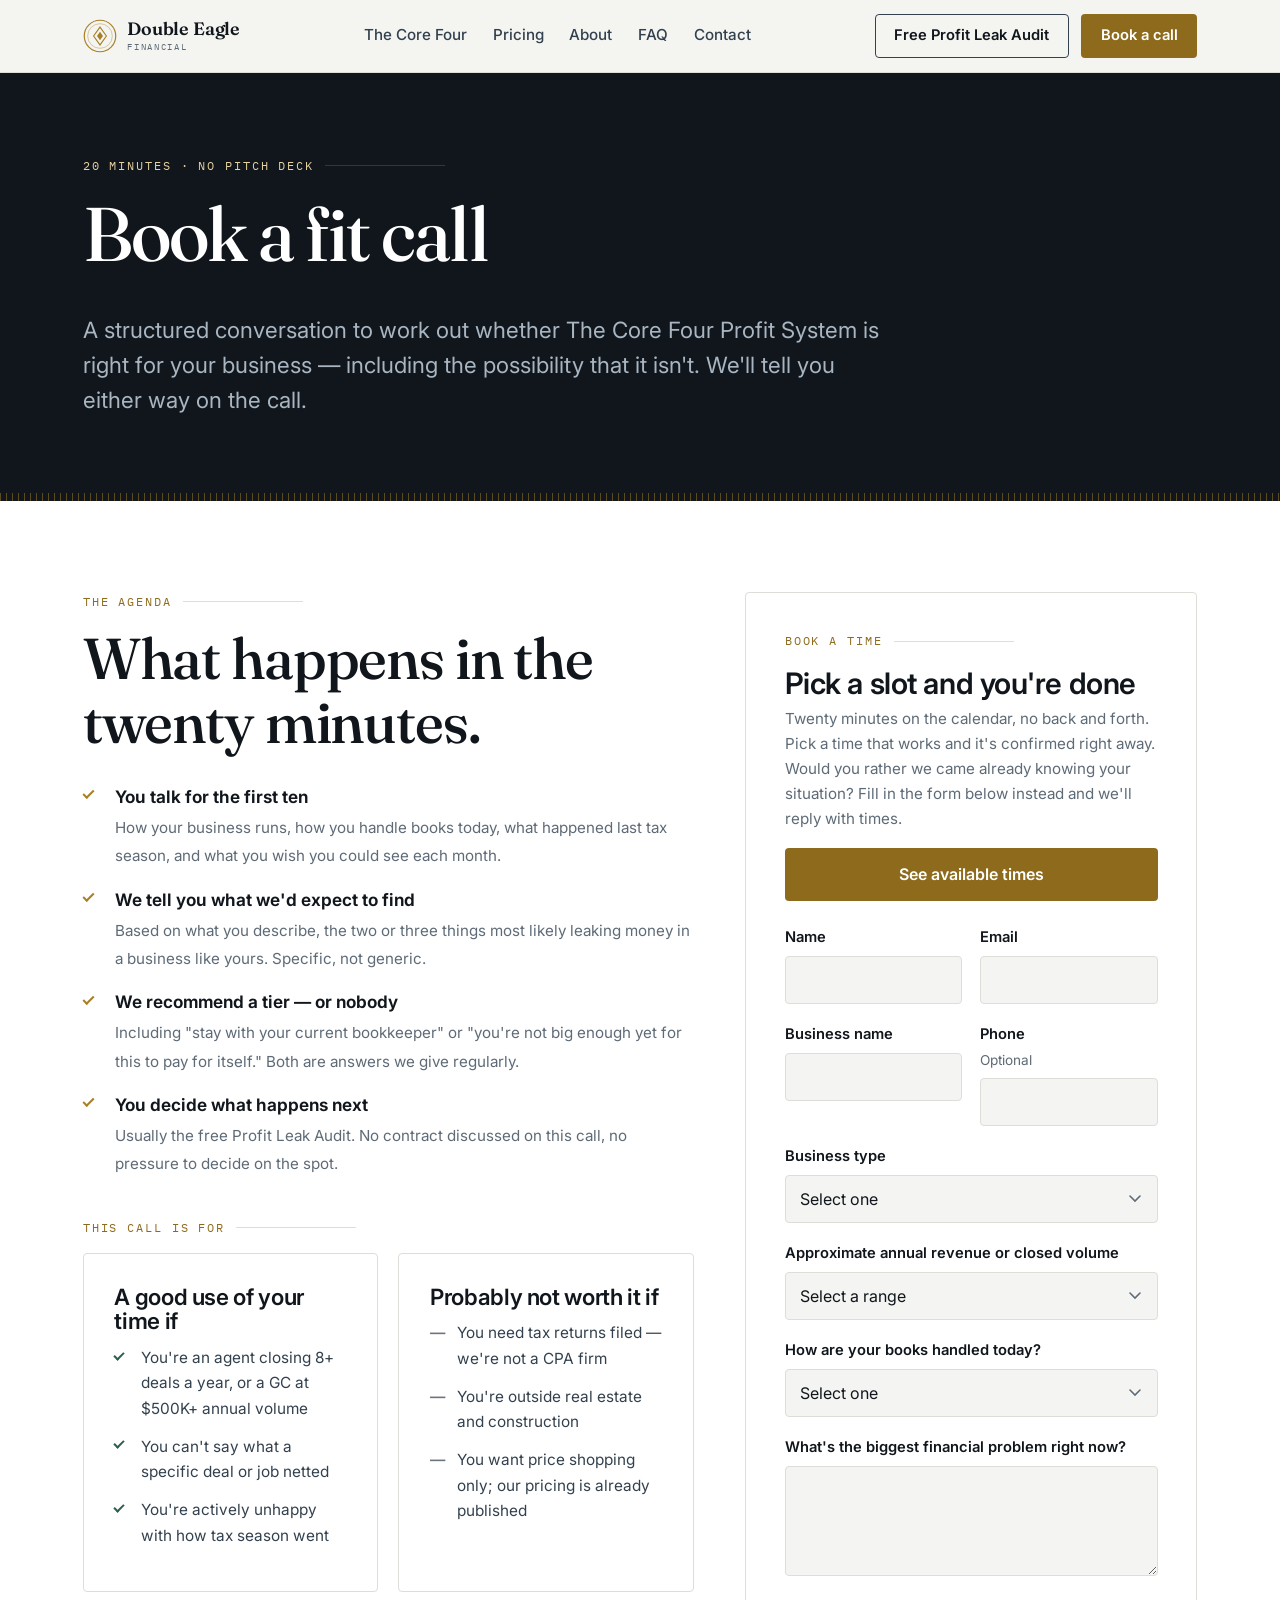
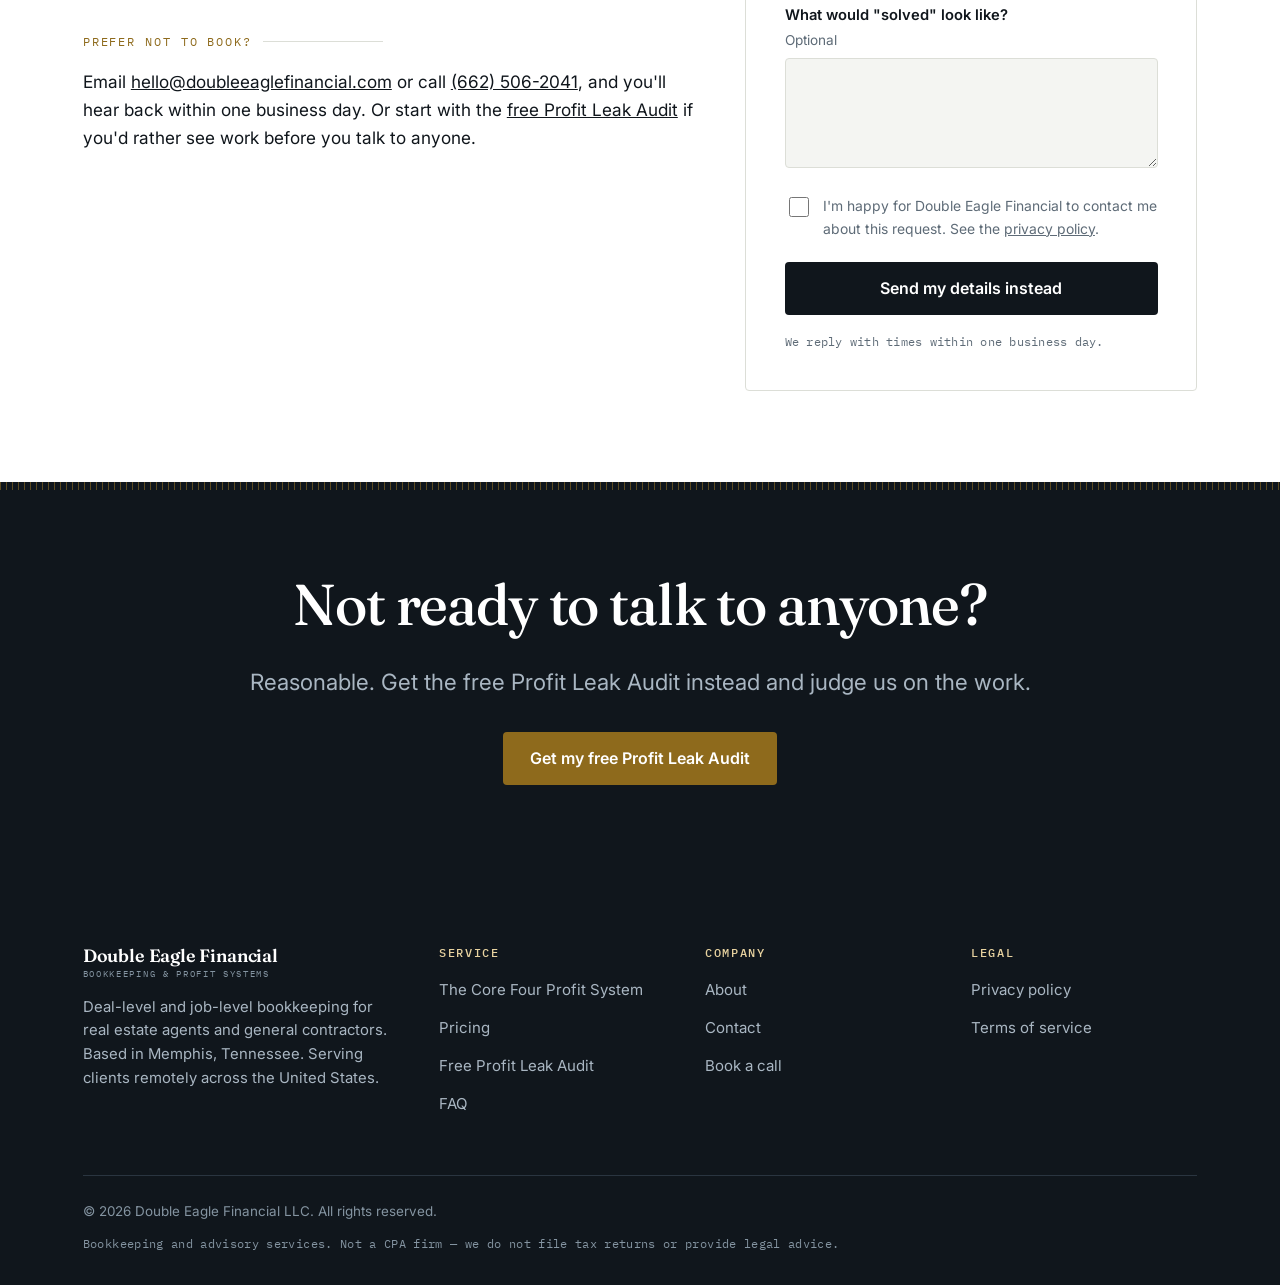
<file: book-a-call.html>
<!DOCTYPE html>
<html lang="en">
<head>
<meta charset="utf-8">
<meta name="viewport" content="width=device-width, initial-scale=1">
<title>Book a 20-Minute Fit Call | Double Eagle Financial</title>
<meta name="description" content="A short, structured call to see whether The Core Four Profit System fits your business. No pitch deck, no pressure.">
<link rel="canonical" href="https://www.doubleeaglefinancial.com/book-a-call.html">
<meta name="robots" content="index, follow">

<meta property="og:type" content="website">
<meta property="og:site_name" content="Double Eagle Financial">
<meta property="og:title" content="Book a 20-Minute Fit Call | Double Eagle Financial">
<meta property="og:description" content="A short, structured call to see whether The Core Four Profit System fits your business. No pitch deck, no pressure.">
<meta property="og:url" content="https://www.doubleeaglefinancial.com/book-a-call.html">
<meta property="og:image" content="https://www.doubleeaglefinancial.com/assets/img/og-card.svg">
<meta name="twitter:card" content="summary_large_image">

<link rel="icon" href="/assets/img/favicon.svg" type="image/svg+xml">
<link rel="apple-touch-icon" href="/assets/img/favicon.svg">
<meta name="theme-color" content="#10161C">

<link rel="preconnect" href="https://fonts.googleapis.com">
<link rel="preconnect" href="https://fonts.gstatic.com" crossorigin>
<link rel="preload" as="style" href="https://fonts.googleapis.com/css2?family=Fraunces:ital,opsz,wght@0,9..144,400..600;1,9..144,400..500&family=Inter:wght@400..700&family=IBM+Plex+Mono:wght@400;500&display=swap">
<link rel="stylesheet" href="https://fonts.googleapis.com/css2?family=Fraunces:ital,opsz,wght@0,9..144,400..600;1,9..144,400..500&family=Inter:wght@400..700&family=IBM+Plex+Mono:wght@400;500&display=swap" media="print" onload="this.media='all'">
<noscript><link rel="stylesheet" href="https://fonts.googleapis.com/css2?family=Fraunces:ital,opsz,wght@0,9..144,400..600;1,9..144,400..500&family=Inter:wght@400..700&family=IBM+Plex+Mono:wght@400;500&display=swap"></noscript>

<script>document.documentElement.className+=" js";</script>
<link rel="stylesheet" href="/assets/css/styles.css">
<script src="/assets/js/config.js"></script>

</head>
<body data-page="book">
<a class="skip-link" href="#main">Skip to content</a>

<header class="site-header">
  <div class="wrap header-inner">
    <a class="logo" href="/" aria-label="Double Eagle Financial — home">
      <svg class="logo-mark" viewBox="0 0 40 40" fill="none" aria-hidden="true" focusable="false">
        <circle cx="20" cy="20" r="18.5" stroke="#A87F26" stroke-width="1.4"/>
        <circle cx="20" cy="20" r="14.5" stroke="#A87F26" stroke-width="0.8" opacity="0.6"/>
        <path d="M20 9.5 L27.5 20 L20 30.5 L12.5 20 Z" stroke="#A87F26" stroke-width="1.3" fill="none"/>
        <path d="M20 15 L23.5 20 L20 25 L16.5 20 Z" fill="#A87F26"/>
      </svg>
      <span class="logo-text">
        <span class="logo-name">Double Eagle</span>
        <span class="logo-sub">Financial</span>
      </span>
    </a>

    <nav class="nav" id="primary-nav" aria-label="Main">
      <a href="/the-core-four.html">The Core Four</a>
      <a href="/pricing.html">Pricing</a>
      <a href="/about.html">About</a>
      <a href="/faq.html">FAQ</a>
      <a href="/contact.html">Contact</a>
    </nav>

    <div class="header-cta">
      <a class="btn btn--ghost" href="/profit-leak-audit.html" data-cta="lead-magnet" data-cta-location="header">Free Profit Leak Audit</a>
      <a class="btn btn--primary" href="/book-a-call.html" data-cta="book-call" data-cta-location="header">Book a call</a>
      <button class="nav-toggle" type="button" aria-expanded="false" aria-controls="primary-nav" aria-label="Open menu">
        <span></span>
      </button>
    </div>
  </div>
</header>

<main id="main">
<section class="page-head">
  <div class="wrap">
    <p class="eyebrow">20 minutes · No pitch deck</p>
    <h1>Book a fit call</h1>
    <p class="lede">A structured conversation to work out whether The Core Four Profit System is right for your business — including the possibility that it isn't. We'll tell you either way on the call.</p>
  </div>
</section>

<section class="section section--white">
  <div class="wrap">
    <div class="split split--wide-left">
      <div>
        <p class="eyebrow">The agenda</p>
        <h2>What happens in the twenty minutes.</h2>
        <ul class="checklist" style="margin-top:1.75rem">
          <li><strong>You talk for the first ten</strong><span>How your business runs, how you handle books today, what happened last tax season, and what you wish you could see each month.</span></li>
          <li><strong>We tell you what we'd expect to find</strong><span>Based on what you describe, the two or three things most likely leaking money in a business like yours. Specific, not generic.</span></li>
          <li><strong>We recommend a tier — or nobody</strong><span>Including "stay with your current bookkeeper" or "you're not big enough yet for this to pay for itself." Both are answers we give regularly.</span></li>
          <li><strong>You decide what happens next</strong><span>Usually the free Profit Leak Audit. No contract discussed on this call, no pressure to decide on the spot.</span></li>
        </ul>

        <div style="margin-top:2.5rem">
          <p class="eyebrow">This call is for</p>
          <div class="fit-cols">
            <div class="fit-col fit-col--yes">
              <h3>A good use of your time if</h3>
              <ul>
                <li>You're an agent closing 8+ deals a year, or a GC at $500K+ annual volume</li>
                <li>You can't say what a specific deal or job netted</li>
                <li>You're actively unhappy with how tax season went</li>
              </ul>
            </div>
            <div class="fit-col fit-col--no">
              <h3>Probably not worth it if</h3>
              <ul>
                <li>You need tax returns filed — we're not a CPA firm</li>
                <li>You're outside real estate and construction</li>
                <li>You want price shopping only; our pricing is already published</li>
              </ul>
            </div>
          </div>
        </div>

        <div style="margin-top:2.5rem">
          <p class="eyebrow">Prefer not to book?</p>
          <p>Email <a href="mailto:hello@doubleeaglefinancial.com">hello@doubleeaglefinancial.com</a> or call <a href="tel:+16625062041">(662) 506-2041</a>, and you'll hear back within one business day. Or start with the <a href="/profit-leak-audit.html">free Profit Leak Audit</a> if you'd rather see work before you talk to anyone.</p>
        </div>
      </div>

      <div class="form-panel" id="booking-form">
        <p class="eyebrow">Book a time</p>
        <h3>Pick a slot and you're done</h3>
        <p style="color:var(--muted);font-size:.95rem">Twenty minutes on the calendar, no back and forth. Pick a time that works and it's confirmed right away. Would you rather we came already knowing your situation? Fill in the form below instead and we'll reply with times.</p>

        <!-- Scheduling integration point: when DE_CONFIG.bookingUrl is set in
             assets/js/config.js, this button routes to the live calendar. Until
             then, the qualification form below is the working booking path. -->
        <p style="margin-bottom:1.5rem">
          <a class="btn btn--primary btn--block" href="#booking-form" data-booking-link data-cta="book-call-calendar" data-cta-location="booking-page">See available times</a>
        </p>

        <form data-form="book-call" data-redirect="/thank-you.html?f=call" novalidate>
          <div class="form-status" aria-live="polite"></div>

          <div class="field-row">
            <div class="field">
              <label for="bk-name">Name</label>
              <input type="text" id="bk-name" name="name" autocomplete="name" required>
              <span class="field-error"></span>
            </div>
            <div class="field">
              <label for="bk-email">Email</label>
              <input type="email" id="bk-email" name="email" autocomplete="email" required>
              <span class="field-error"></span>
            </div>
          </div>

          <div class="field-row">
            <div class="field">
              <label for="bk-business">Business name</label>
              <input type="text" id="bk-business" name="business_name" autocomplete="organization" required>
              <span class="field-error"></span>
            </div>
            <div class="field">
              <label for="bk-phone">Phone <span class="hint">Optional</span></label>
              <input type="tel" id="bk-phone" name="phone" autocomplete="tel">
              <span class="field-error"></span>
            </div>
          </div>

          <div class="field">
            <label for="bk-type">Business type</label>
            <select id="bk-type" name="business_type" required>
              <option value="">Select one</option>
              <option>Real estate agent</option>
              <option>Real estate team lead / broker</option>
              <option>General contractor</option>
              <option>Specialty trade contractor</option>
              <option>Something else</option>
            </select>
            <span class="field-error"></span>
          </div>

          <div class="field">
            <label for="bk-revenue">Approximate annual revenue or closed volume</label>
            <select id="bk-revenue" name="annual_revenue" required>
              <option value="">Select a range</option>
              <option>Under $100K</option>
              <option>$100K – $250K</option>
              <option>$250K – $500K</option>
              <option>$500K – $1M</option>
              <option>$1M – $2M</option>
              <option>Over $2M</option>
            </select>
            <span class="field-error"></span>
          </div>

          <div class="field">
            <label for="bk-current">How are your books handled today?</label>
            <select id="bk-current" name="current_situation" required>
              <option value="">Select one</option>
              <option>I do them myself</option>
              <option>Spreadsheets only</option>
              <option>A bookkeeper or bookkeeping service</option>
              <option>My CPA handles everything at year end</option>
              <option>Honestly, nobody is handling them</option>
            </select>
            <span class="field-error"></span>
          </div>

          <div class="field">
            <label for="bk-problem">What's the biggest financial problem right now?</label>
            <textarea id="bk-problem" name="biggest_problem" rows="3" required></textarea>
            <span class="field-error"></span>
          </div>

          <div class="field">
            <label for="bk-outcome">What would "solved" look like? <span class="hint">Optional</span></label>
            <textarea id="bk-outcome" name="desired_outcome" rows="2"></textarea>
          </div>

          <div class="honeypot" aria-hidden="true">
            <label for="bk-hp">Company website</label>
            <input type="text" id="bk-hp" name="company_website" tabindex="-1" autocomplete="off">
          </div>

          <label class="consent">
            <input type="checkbox" name="consent" required>
            <span>I'm happy for Double Eagle Financial to contact me about this request. See the <a href="/privacy.html">privacy policy</a>.</span>
          </label>

          <button class="btn btn--dark btn--block" type="submit" data-cta="submit-book-call" data-cta-location="booking-page">Send my details instead</button>
          <p class="btn-note">We reply with times within one business day.</p>
        </form>
      </div>
    </div>
  </div>
</section>

<section class="section cta-band">
  <div class="wrap">
    <h2>Not ready to talk to anyone?</h2>
    <p class="lede">Reasonable. Get the free Profit Leak Audit instead and judge us on the work.</p>
    <div class="btn-row btn-row--center" style="margin-top:2rem">
      <a class="btn btn--primary" href="/profit-leak-audit.html" data-cta="lead-magnet" data-cta-location="book-footer">Get my free Profit Leak Audit</a>
    </div>
  </div>
</section>

</main>

<footer class="site-footer">
  <div class="wrap">
    <div class="footer-grid">
      <div class="footer-brand">
        <span class="logo-text">
          <span class="logo-name">Double Eagle Financial</span>
          <span class="logo-sub">Bookkeeping &amp; profit systems</span>
        </span>
        <p class="footer-blurb">Deal-level and job-level bookkeeping for real estate agents and general contractors. Based in Memphis, Tennessee. Serving clients remotely across the United States.</p>
      </div>
      <div>
        <h4>Service</h4>
        <ul>
          <li><a href="/the-core-four.html">The Core Four Profit System</a></li>
          <li><a href="/pricing.html">Pricing</a></li>
          <li><a href="/profit-leak-audit.html">Free Profit Leak Audit</a></li>
          <li><a href="/faq.html">FAQ</a></li>
        </ul>
      </div>
      <div>
        <h4>Company</h4>
        <ul>
          <li><a href="/about.html">About</a></li>
          <li><a href="/contact.html">Contact</a></li>
          <li><a href="/book-a-call.html">Book a call</a></li>
        </ul>
      </div>
      <div>
        <h4>Legal</h4>
        <ul>
          <li><a href="/privacy.html">Privacy policy</a></li>
          <li><a href="/terms.html">Terms of service</a></li>
        </ul>
      </div>
    </div>
    <div class="footer-bottom">
      <span>© 2026 Double Eagle Financial LLC. All rights reserved.</span>
      <span class="footer-legal">Bookkeeping and advisory services. Not a CPA firm — we do not file tax returns or provide legal advice.</span>
    </div>
  </div>
</footer>

<div class="sticky-cta" aria-hidden="false">
  <a class="btn btn--primary" href="/profit-leak-audit.html" data-cta="lead-magnet" data-cta-location="sticky">Get my free Profit Leak Audit</a>
</div>

<script src="/assets/js/main.js" defer></script>
</body>
</html>
</file>
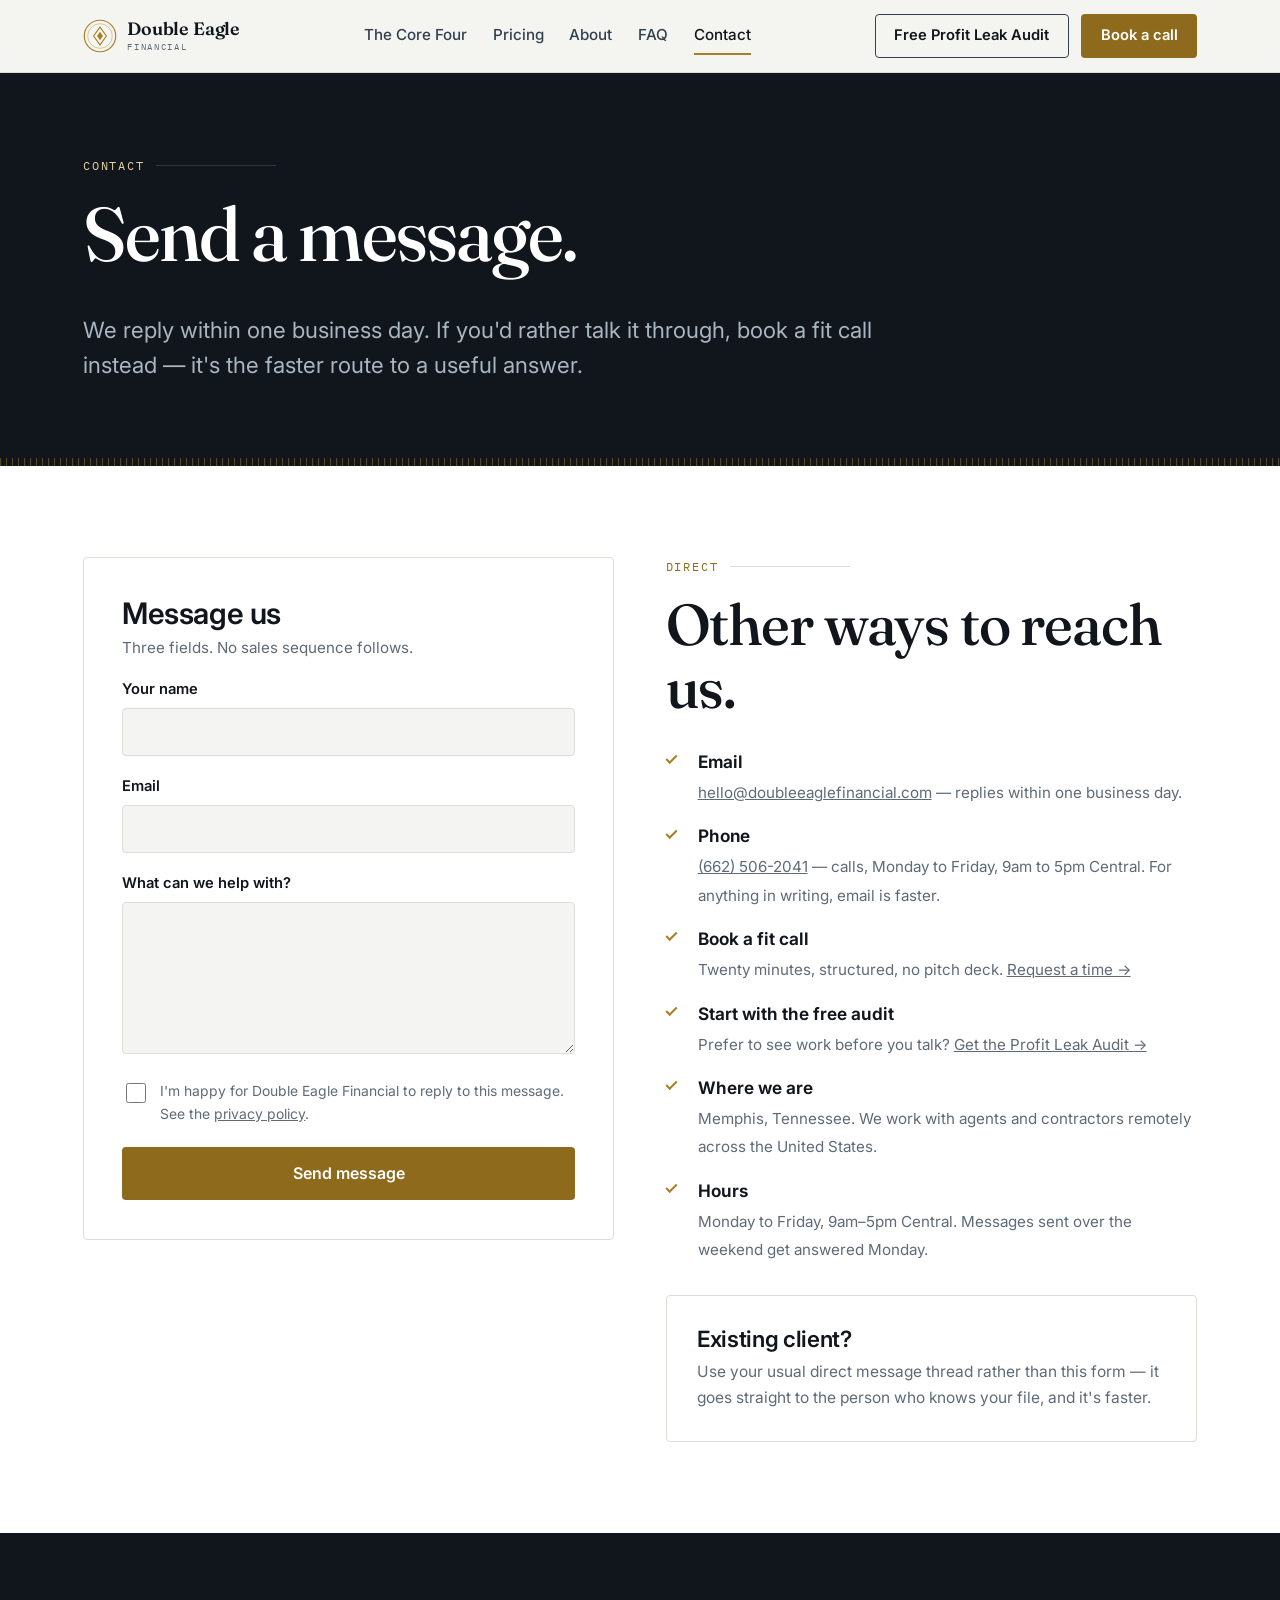
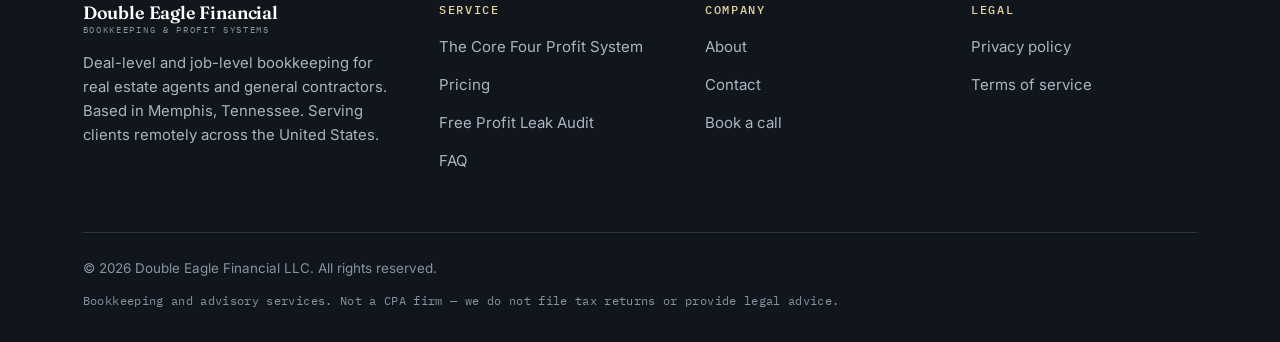
<file: contact.html>
<!DOCTYPE html>
<html lang="en">
<head>
<meta charset="utf-8">
<meta name="viewport" content="width=device-width, initial-scale=1">
<title>Contact Double Eagle Financial</title>
<meta name="description" content="Send a message and get a reply within one business day, or book a 20-minute fit call.">
<link rel="canonical" href="https://www.doubleeaglefinancial.com/contact.html">
<meta name="robots" content="index, follow">

<meta property="og:type" content="website">
<meta property="og:site_name" content="Double Eagle Financial">
<meta property="og:title" content="Contact Double Eagle Financial">
<meta property="og:description" content="Send a message and get a reply within one business day, or book a 20-minute fit call.">
<meta property="og:url" content="https://www.doubleeaglefinancial.com/contact.html">
<meta property="og:image" content="https://www.doubleeaglefinancial.com/assets/img/og-card.svg">
<meta name="twitter:card" content="summary_large_image">

<link rel="icon" href="/assets/img/favicon.svg" type="image/svg+xml">
<link rel="apple-touch-icon" href="/assets/img/favicon.svg">
<meta name="theme-color" content="#10161C">

<link rel="preconnect" href="https://fonts.googleapis.com">
<link rel="preconnect" href="https://fonts.gstatic.com" crossorigin>
<link rel="preload" as="style" href="https://fonts.googleapis.com/css2?family=Fraunces:ital,opsz,wght@0,9..144,400..600;1,9..144,400..500&family=Inter:wght@400..700&family=IBM+Plex+Mono:wght@400;500&display=swap">
<link rel="stylesheet" href="https://fonts.googleapis.com/css2?family=Fraunces:ital,opsz,wght@0,9..144,400..600;1,9..144,400..500&family=Inter:wght@400..700&family=IBM+Plex+Mono:wght@400;500&display=swap" media="print" onload="this.media='all'">
<noscript><link rel="stylesheet" href="https://fonts.googleapis.com/css2?family=Fraunces:ital,opsz,wght@0,9..144,400..600;1,9..144,400..500&family=Inter:wght@400..700&family=IBM+Plex+Mono:wght@400;500&display=swap"></noscript>

<script>document.documentElement.className+=" js";</script>
<link rel="stylesheet" href="/assets/css/styles.css">
<script src="/assets/js/config.js"></script>

</head>
<body data-page="contact">
<a class="skip-link" href="#main">Skip to content</a>

<header class="site-header">
  <div class="wrap header-inner">
    <a class="logo" href="/" aria-label="Double Eagle Financial — home">
      <svg class="logo-mark" viewBox="0 0 40 40" fill="none" aria-hidden="true" focusable="false">
        <circle cx="20" cy="20" r="18.5" stroke="#A87F26" stroke-width="1.4"/>
        <circle cx="20" cy="20" r="14.5" stroke="#A87F26" stroke-width="0.8" opacity="0.6"/>
        <path d="M20 9.5 L27.5 20 L20 30.5 L12.5 20 Z" stroke="#A87F26" stroke-width="1.3" fill="none"/>
        <path d="M20 15 L23.5 20 L20 25 L16.5 20 Z" fill="#A87F26"/>
      </svg>
      <span class="logo-text">
        <span class="logo-name">Double Eagle</span>
        <span class="logo-sub">Financial</span>
      </span>
    </a>

    <nav class="nav" id="primary-nav" aria-label="Main">
      <a href="/the-core-four.html">The Core Four</a>
      <a href="/pricing.html">Pricing</a>
      <a href="/about.html">About</a>
      <a href="/faq.html">FAQ</a>
      <a href="/contact.html" aria-current="page">Contact</a>
    </nav>

    <div class="header-cta">
      <a class="btn btn--ghost" href="/profit-leak-audit.html" data-cta="lead-magnet" data-cta-location="header">Free Profit Leak Audit</a>
      <a class="btn btn--primary" href="/book-a-call.html" data-cta="book-call" data-cta-location="header">Book a call</a>
      <button class="nav-toggle" type="button" aria-expanded="false" aria-controls="primary-nav" aria-label="Open menu">
        <span></span>
      </button>
    </div>
  </div>
</header>

<main id="main">
<section class="page-head">
  <div class="wrap">
    <p class="eyebrow">Contact</p>
    <h1>Send a message.</h1>
    <p class="lede">We reply within one business day. If you'd rather talk it through, book a fit call instead — it's the faster route to a useful answer.</p>
  </div>
</section>

<section class="section section--white">
  <div class="wrap">
    <div class="split">
      <div class="form-panel">
        <h3>Message us</h3>
        <p style="color:var(--muted);font-size:.95rem">Three fields. No sales sequence follows.</p>

        <form data-form="contact" data-redirect="/thank-you.html?f=contact" novalidate>
          <div class="form-status" aria-live="polite"></div>

          <div class="field">
            <label for="ct-name">Your name</label>
            <input type="text" id="ct-name" name="name" autocomplete="name" required>
            <span class="field-error"></span>
          </div>

          <div class="field">
            <label for="ct-email">Email</label>
            <input type="email" id="ct-email" name="email" autocomplete="email" required>
            <span class="field-error"></span>
          </div>

          <div class="field">
            <label for="ct-message">What can we help with?</label>
            <textarea id="ct-message" name="message" rows="5" required></textarea>
            <span class="field-error"></span>
          </div>

          <div class="honeypot" aria-hidden="true">
            <label for="ct-hp">Company website</label>
            <input type="text" id="ct-hp" name="company_website" tabindex="-1" autocomplete="off">
          </div>

          <label class="consent">
            <input type="checkbox" name="consent" required>
            <span>I'm happy for Double Eagle Financial to reply to this message. See the <a href="/privacy.html">privacy policy</a>.</span>
          </label>

          <button class="btn btn--primary btn--block" type="submit" data-cta="submit-contact" data-cta-location="contact-page">Send message</button>
        </form>
      </div>

      <div>
        <p class="eyebrow">Direct</p>
        <h2>Other ways to reach us.</h2>
        <ul class="checklist" style="margin-top:1.75rem">
          <li><strong>Email</strong><span><a href="mailto:hello@doubleeaglefinancial.com">hello@doubleeaglefinancial.com</a> — replies within one business day.</span></li>
<li><strong>Phone</strong><span><a href="tel:+16625062041">(662) 506-2041</a> — calls, Monday to Friday, 9am to 5pm Central. For anything in writing, email is faster.</span></li>
          <li><strong>Book a fit call</strong><span>Twenty minutes, structured, no pitch deck. <a href="/book-a-call.html">Request a time →</a></span></li>
          <li><strong>Start with the free audit</strong><span>Prefer to see work before you talk? <a href="/profit-leak-audit.html">Get the Profit Leak Audit →</a></span></li>
          <li><strong>Where we are</strong><span>Memphis, Tennessee. We work with agents and contractors remotely across the United States.</span></li>
          <li><strong>Hours</strong><span>Monday to Friday, 9am–5pm Central. Messages sent over the weekend get answered Monday.</span></li>
        </ul>

        <div class="card" style="margin-top:2rem">
          <h3>Existing client?</h3>
          <p>Use your usual direct message thread rather than this form — it goes straight to the person who knows your file, and it's faster.</p>
        </div>
      </div>
    </div>
  </div>
</section>

</main>

<footer class="site-footer">
  <div class="wrap">
    <div class="footer-grid">
      <div class="footer-brand">
        <span class="logo-text">
          <span class="logo-name">Double Eagle Financial</span>
          <span class="logo-sub">Bookkeeping &amp; profit systems</span>
        </span>
        <p class="footer-blurb">Deal-level and job-level bookkeeping for real estate agents and general contractors. Based in Memphis, Tennessee. Serving clients remotely across the United States.</p>
      </div>
      <div>
        <h4>Service</h4>
        <ul>
          <li><a href="/the-core-four.html">The Core Four Profit System</a></li>
          <li><a href="/pricing.html">Pricing</a></li>
          <li><a href="/profit-leak-audit.html">Free Profit Leak Audit</a></li>
          <li><a href="/faq.html">FAQ</a></li>
        </ul>
      </div>
      <div>
        <h4>Company</h4>
        <ul>
          <li><a href="/about.html">About</a></li>
          <li><a href="/contact.html">Contact</a></li>
          <li><a href="/book-a-call.html">Book a call</a></li>
        </ul>
      </div>
      <div>
        <h4>Legal</h4>
        <ul>
          <li><a href="/privacy.html">Privacy policy</a></li>
          <li><a href="/terms.html">Terms of service</a></li>
        </ul>
      </div>
    </div>
    <div class="footer-bottom">
      <span>© 2026 Double Eagle Financial LLC. All rights reserved.</span>
      <span class="footer-legal">Bookkeeping and advisory services. Not a CPA firm — we do not file tax returns or provide legal advice.</span>
    </div>
  </div>
</footer>

<div class="sticky-cta" aria-hidden="false">
  <a class="btn btn--primary" href="/profit-leak-audit.html" data-cta="lead-magnet" data-cta-location="sticky">Get my free Profit Leak Audit</a>
</div>

<script src="/assets/js/main.js" defer></script>
</body>
</html>
</file>
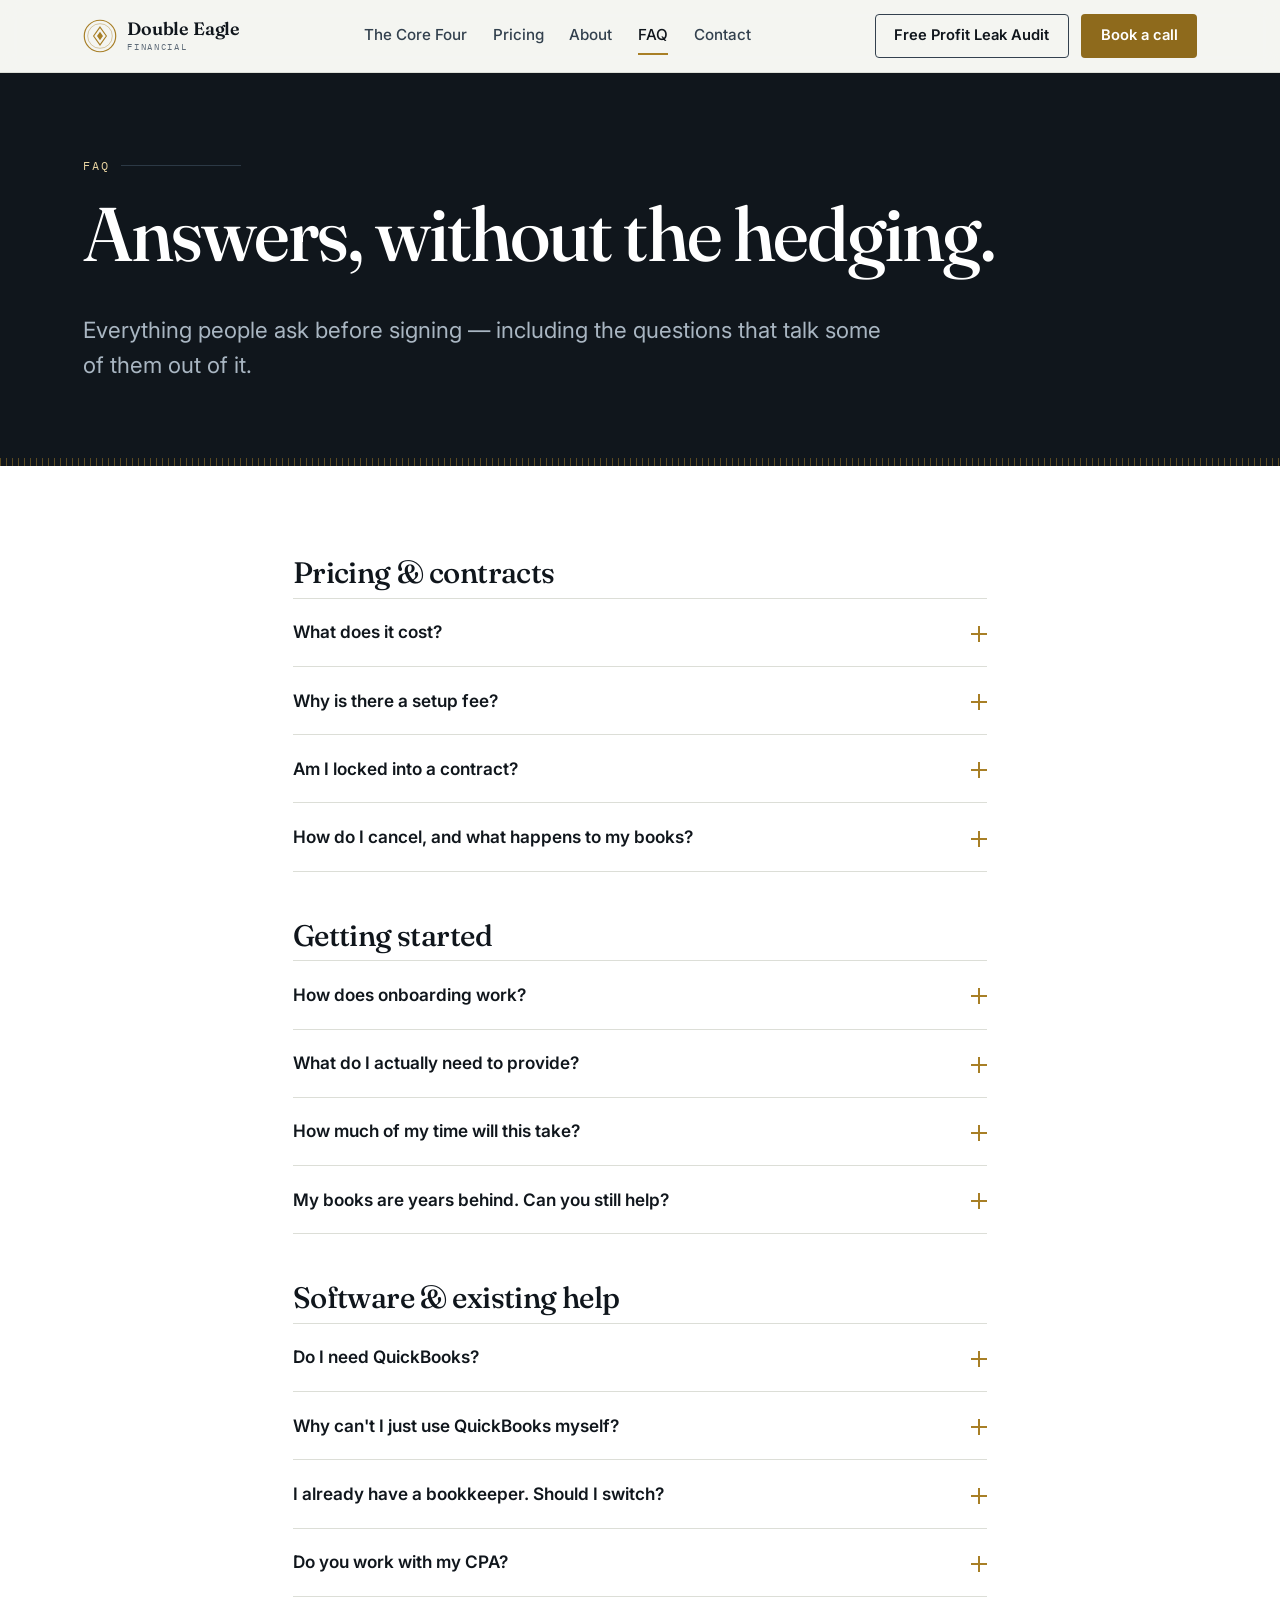
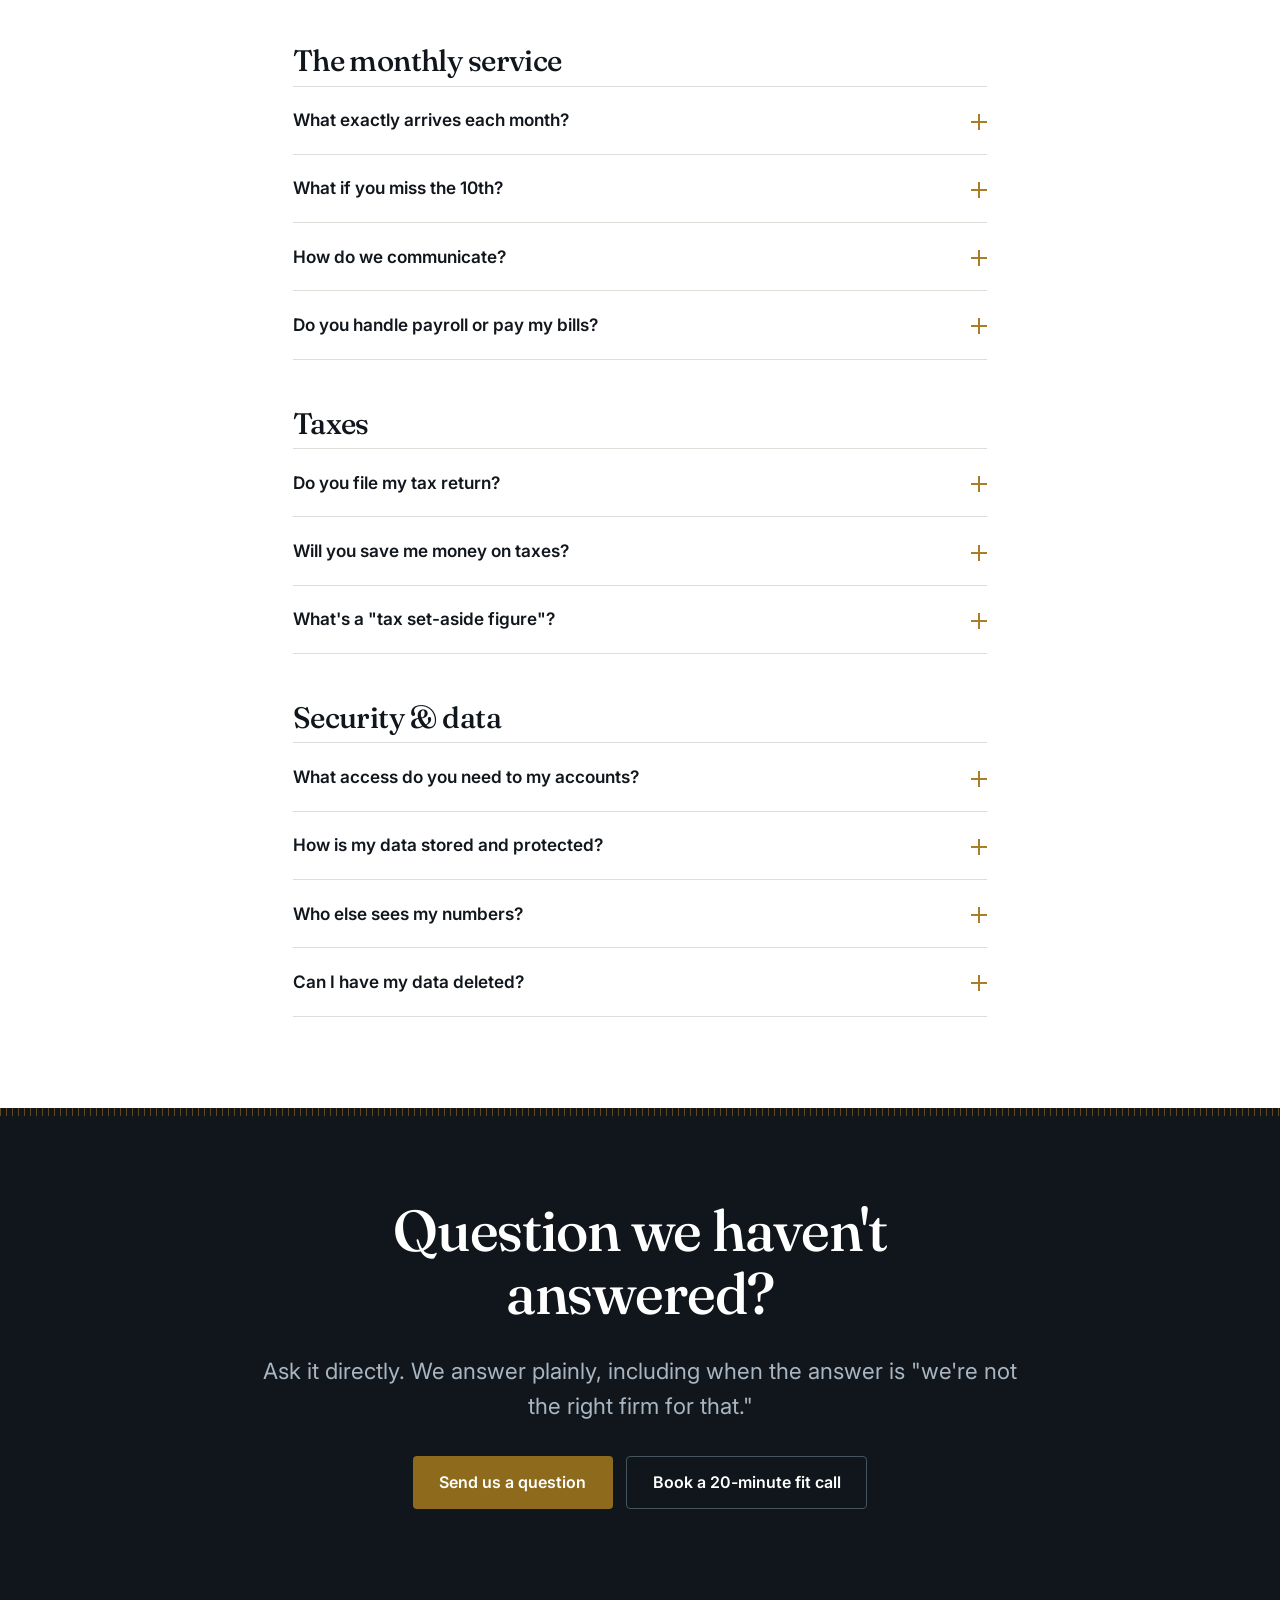
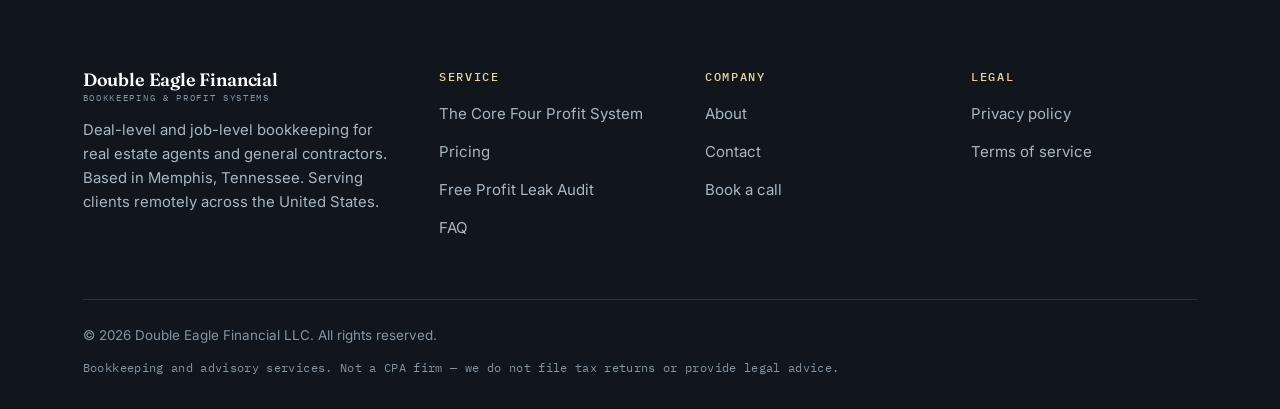
<file: faq.html>
<!DOCTYPE html>
<html lang="en">
<head>
<meta charset="utf-8">
<meta name="viewport" content="width=device-width, initial-scale=1">
<title>Frequently Asked Questions | Double Eagle Financial</title>
<meta name="description" content="Pricing, onboarding, QuickBooks, cleanup, contracts, taxes, data security, communication and cancellation — answered plainly.">
<link rel="canonical" href="https://www.doubleeaglefinancial.com/faq.html">
<meta name="robots" content="index, follow">

<meta property="og:type" content="website">
<meta property="og:site_name" content="Double Eagle Financial">
<meta property="og:title" content="Frequently Asked Questions | Double Eagle Financial">
<meta property="og:description" content="Pricing, onboarding, QuickBooks, cleanup, contracts, taxes, data security, communication and cancellation — answered plainly.">
<meta property="og:url" content="https://www.doubleeaglefinancial.com/faq.html">
<meta property="og:image" content="https://www.doubleeaglefinancial.com/assets/img/og-card.svg">
<meta name="twitter:card" content="summary_large_image">

<link rel="icon" href="/assets/img/favicon.svg" type="image/svg+xml">
<link rel="apple-touch-icon" href="/assets/img/favicon.svg">
<meta name="theme-color" content="#10161C">

<link rel="preconnect" href="https://fonts.googleapis.com">
<link rel="preconnect" href="https://fonts.gstatic.com" crossorigin>
<link rel="preload" as="style" href="https://fonts.googleapis.com/css2?family=Fraunces:ital,opsz,wght@0,9..144,400..600;1,9..144,400..500&family=Inter:wght@400..700&family=IBM+Plex+Mono:wght@400;500&display=swap">
<link rel="stylesheet" href="https://fonts.googleapis.com/css2?family=Fraunces:ital,opsz,wght@0,9..144,400..600;1,9..144,400..500&family=Inter:wght@400..700&family=IBM+Plex+Mono:wght@400;500&display=swap" media="print" onload="this.media='all'">
<noscript><link rel="stylesheet" href="https://fonts.googleapis.com/css2?family=Fraunces:ital,opsz,wght@0,9..144,400..600;1,9..144,400..500&family=Inter:wght@400..700&family=IBM+Plex+Mono:wght@400;500&display=swap"></noscript>

<script>document.documentElement.className+=" js";</script>
<link rel="stylesheet" href="/assets/css/styles.css">
<script src="/assets/js/config.js"></script>

</head>
<body data-page="faq">
<a class="skip-link" href="#main">Skip to content</a>

<header class="site-header">
  <div class="wrap header-inner">
    <a class="logo" href="/" aria-label="Double Eagle Financial — home">
      <svg class="logo-mark" viewBox="0 0 40 40" fill="none" aria-hidden="true" focusable="false">
        <circle cx="20" cy="20" r="18.5" stroke="#A87F26" stroke-width="1.4"/>
        <circle cx="20" cy="20" r="14.5" stroke="#A87F26" stroke-width="0.8" opacity="0.6"/>
        <path d="M20 9.5 L27.5 20 L20 30.5 L12.5 20 Z" stroke="#A87F26" stroke-width="1.3" fill="none"/>
        <path d="M20 15 L23.5 20 L20 25 L16.5 20 Z" fill="#A87F26"/>
      </svg>
      <span class="logo-text">
        <span class="logo-name">Double Eagle</span>
        <span class="logo-sub">Financial</span>
      </span>
    </a>

    <nav class="nav" id="primary-nav" aria-label="Main">
      <a href="/the-core-four.html">The Core Four</a>
      <a href="/pricing.html">Pricing</a>
      <a href="/about.html">About</a>
      <a href="/faq.html" aria-current="page">FAQ</a>
      <a href="/contact.html">Contact</a>
    </nav>

    <div class="header-cta">
      <a class="btn btn--ghost" href="/profit-leak-audit.html" data-cta="lead-magnet" data-cta-location="header">Free Profit Leak Audit</a>
      <a class="btn btn--primary" href="/book-a-call.html" data-cta="book-call" data-cta-location="header">Book a call</a>
      <button class="nav-toggle" type="button" aria-expanded="false" aria-controls="primary-nav" aria-label="Open menu">
        <span></span>
      </button>
    </div>
  </div>
</header>

<main id="main">
<section class="page-head">
  <div class="wrap">
    <p class="eyebrow">FAQ</p>
    <h1>Answers, without the hedging.</h1>
    <p class="lede">Everything people ask before signing — including the questions that talk some of them out of it.</p>
  </div>
</section>

<section class="section section--white">
  <div class="wrap wrap--narrow">

    <h2 class="faq-group-title">Pricing &amp; contracts</h2>
    <div class="faq">
      <div class="faq-item">
        <button class="faq-q" type="button" aria-expanded="false" aria-controls="f1" id="q1">What does it cost?<span class="faq-icon" aria-hidden="true"></span></button>
        <div class="faq-a" id="f1" role="region" aria-labelledby="q1"><p>Foundation is $650/month, Advisor is $950/month and CFO Partner is $1,650/month, plus a one-time Cleanup Sprint starting at $750. Full detail is on the <a href="/pricing.html">pricing page</a>. There's no hourly billing and no per-transaction metering.</p></div>
      </div>
      <div class="faq-item">
        <button class="faq-q" type="button" aria-expanded="false" aria-controls="f2" id="q2">Why is there a setup fee?<span class="faq-icon" aria-hidden="true"></span></button>
        <div class="faq-a" id="f2" role="region" aria-labelledby="q2"><p>Because fixing the history is genuinely a project, not part of a monthly cycle. Firms that waive it either cut corners or bake it into a permanently higher monthly rate. We charge it once, visibly, and quote it only after we've seen your actual file — so the number doesn't move on you later.</p></div>
      </div>
      <div class="faq-item">
        <button class="faq-q" type="button" aria-expanded="false" aria-controls="f3" id="q3">Am I locked into a contract?<span class="faq-icon" aria-hidden="true"></span></button>
        <div class="faq-a" id="f3" role="region" aria-labelledby="q3"><p>No. Month to month at every tier, cancel with 30 days' notice. There's an optional annual pre-pay at your twelve-month mark (pay for twelve, the twelfth is free), but we don't offer it at signup — committing a year to a firm you haven't worked with isn't in your interest.</p></div>
      </div>
      <div class="faq-item">
        <button class="faq-q" type="button" aria-expanded="false" aria-controls="f4" id="q4">How do I cancel, and what happens to my books?<span class="faq-icon" aria-hidden="true"></span></button>
        <div class="faq-a" id="f4" role="region" aria-labelledby="q4"><p>Email us; 30 days' notice, no exit fee. The QuickBooks file is yours and always was — we hand back the chart of accounts, job costing structure and templates in working order, and we'll talk to your next bookkeeper if it helps. We'd rather you leave clean.</p></div>
      </div>
    </div>

    <h2 class="faq-group-title">Getting started</h2>
    <div class="faq">
      <div class="faq-item">
        <button class="faq-q" type="button" aria-expanded="false" aria-controls="f5" id="q5">How does onboarding work?<span class="faq-icon" aria-hidden="true"></span></button>
        <div class="faq-a" id="f5" role="region" aria-labelledby="q5"><p>Fit call, then the free Profit Leak Audit, then a fixed Cleanup Sprint quote. Once you accept: engagement letter, first payment, read-only access, and a 45-minute onboarding call. The Sprint runs two to three weeks, then your first full monthly delivery lands by the 10th of the following month.</p></div>
      </div>
      <div class="faq-item">
        <button class="faq-q" type="button" aria-expanded="false" aria-controls="f6" id="q6">What do I actually need to provide?<span class="faq-icon" aria-hidden="true"></span></button>
        <div class="faq-a" id="f6" role="region" aria-labelledby="q6"><p>Read-only access to your business bank and credit card accounts, your QuickBooks file if you have one, last year's tax return, and your loan or lease documents if any. Agents: commission statements and your broker's split structure. Contractors: your current bid or estimate format and your sub list. That's the bulk of it.</p></div>
      </div>
      <div class="faq-item">
        <button class="faq-q" type="button" aria-expanded="false" aria-controls="f7" id="q7">How much of my time will this take?<span class="faq-icon" aria-hidden="true"></span></button>
        <div class="faq-a" id="f7" role="region" aria-labelledby="q7"><p>About two hours in month one. After that, roughly 30 minutes a month for your review call plus occasional questions when we can't tell what a transaction was for. If we're asking you a lot of questions after month three, we've set something up badly.</p></div>
      </div>
      <div class="faq-item">
        <button class="faq-q" type="button" aria-expanded="false" aria-controls="f8" id="q8">My books are years behind. Can you still help?<span class="faq-icon" aria-hidden="true"></span></button>
        <div class="faq-a" id="f8" role="region" aria-labelledby="q8"><p>Yes. Catch-up bookkeeping for prior tax years is quoted separately per year, on top of the Cleanup Sprint. We'll be honest about whether going all the way back is worth it — sometimes reconstructing a year that's already filed costs more than it recovers.</p></div>
      </div>
    </div>

    <h2 class="faq-group-title">Software &amp; existing help</h2>
    <div class="faq">
      <div class="faq-item">
        <button class="faq-q" type="button" aria-expanded="false" aria-controls="f9" id="q9">Do I need QuickBooks?<span class="faq-icon" aria-hidden="true"></span></button>
        <div class="faq-a" id="f9" role="region" aria-labelledby="q9"><p>We work in QuickBooks Online — it's what your CPA and your lender will expect, and it's where our job costing and commission structures are built. If you're on Xero, Wave or spreadsheets, migration is part of the Cleanup Sprint. The subscription is yours and stays in your name.</p></div>
      </div>
      <div class="faq-item">
        <button class="faq-q" type="button" aria-expanded="false" aria-controls="f10" id="q10">Why can't I just use QuickBooks myself?<span class="faq-icon" aria-hidden="true"></span></button>
        <div class="faq-a" id="f10" role="region" aria-labelledby="q10"><p>You can, and if you have the time and the interest, you probably should. The software is the easy part. Structuring commission splits or job phases correctly, catching what the bank feed miscategorizes, and reading what the result means about your pricing is the work. If your hourly value is higher selling or building than reconciling, the math usually favors outsourcing it.</p></div>
      </div>
      <div class="faq-item">
        <button class="faq-q" type="button" aria-expanded="false" aria-controls="f11" id="q11">I already have a bookkeeper. Should I switch?<span class="faq-icon" aria-hidden="true"></span></button>
        <div class="faq-a" id="f11" role="region" aria-labelledby="q11"><p>Only if there's a gap. If your books close by the 10th and you can already see profit per deal or per job, you're well served — stay. The clients who switch to us typically have accurate books and still can't answer a question they need answered. That's a reporting gap, not a bookkeeping failure.</p></div>
      </div>
      <div class="faq-item">
        <button class="faq-q" type="button" aria-expanded="false" aria-controls="f12" id="q12">Do you work with my CPA?<span class="faq-icon" aria-hidden="true"></span></button>
        <div class="faq-a" id="f12" role="region" aria-labelledby="q12"><p>Directly, and gladly. Most CPAs are relieved to receive a clean year-end pack instead of a shoebox in March — it makes their job faster and often makes your bill smaller. If you don't have one, we can introduce you to a few who work with agents and contractors.</p></div>
      </div>
    </div>

    <h2 class="faq-group-title">The monthly service</h2>
    <div class="faq">
      <div class="faq-item">
        <button class="faq-q" type="button" aria-expanded="false" aria-controls="f13" id="q13">What exactly arrives each month?<span class="faq-icon" aria-hidden="true"></span></button>
        <div class="faq-a" id="f13" role="region" aria-labelledby="q13"><p>By the 10th: reconciled accounts, P&amp;L and balance sheet with plain-English notes, your tax set-aside figure, and — from Advisor upward — profit by deal or job, margin by category, a 13-week cash flow forecast and your KPI dashboard. Then a review call to talk through what changed.</p></div>
      </div>
      <div class="faq-item">
        <button class="faq-q" type="button" aria-expanded="false" aria-controls="f14" id="q14">What if you miss the 10th?<span class="faq-icon" aria-hidden="true"></span></button>
        <div class="faq-a" id="f14" role="region" aria-labelledby="q14"><p>You aren't billed for that month. It's in the engagement letter, and you don't have to argue for it — we apply it. The one exception is a delay caused by information we've asked you for and haven't received, which we'll always flag in writing well before the deadline.</p></div>
      </div>
      <div class="faq-item">
        <button class="faq-q" type="button" aria-expanded="false" aria-controls="f15" id="q15">How do we communicate?<span class="faq-icon" aria-hidden="true"></span></button>
        <div class="faq-a" id="f15" role="region" aria-labelledby="q15"><p>Email and direct message — no ticket queue, no support portal. Foundation gets a five business day reply window, Advisor 48 hours, CFO Partner same business day. Advisor and CFO Partner also get a scheduled monthly call, which is where the useful conversations actually happen.</p></div>
      </div>
      <div class="faq-item">
        <button class="faq-q" type="button" aria-expanded="false" aria-controls="f16" id="q16">Do you handle payroll or pay my bills?<span class="faq-icon" aria-hidden="true"></span></button>
        <div class="faq-a" id="f16" role="region" aria-labelledby="q16"><p>We coordinate with your payroll provider and make sure it flows into the books correctly, but we don't run payroll ourselves. We also don't pay bills or move money — we work read-only by design, which protects both of us. AP/AR management for contractors is available as a $200/month add-on, but that's tracking and chasing, not payment authority.</p></div>
      </div>
    </div>

    <h2 class="faq-group-title">Taxes</h2>
    <div class="faq">
      <div class="faq-item">
        <button class="faq-q" type="button" aria-expanded="false" aria-controls="f17" id="q17">Do you file my tax return?<span class="faq-icon" aria-hidden="true"></span></button>
        <div class="faq-a" id="f17" role="region" aria-labelledby="q17"><p>No. We're a bookkeeping and advisory firm, not a CPA firm, and we don't file returns or give tax advice. What we do is keep you tax-ready year-round: a running set-aside figure, documented deductions, and a year-end pack your CPA can work from immediately.</p></div>
      </div>
      <div class="faq-item">
        <button class="faq-q" type="button" aria-expanded="false" aria-controls="f18" id="q18">Will you save me money on taxes?<span class="faq-icon" aria-hidden="true"></span></button>
        <div class="faq-a" id="f18" role="region" aria-labelledby="q18"><p>We won't promise a number, and be skeptical of anyone who does. What we can say is that deductions you can't substantiate are deductions your CPA can't take — so documenting them as they happen, rather than reconstructing them in March, tends to change the outcome. The mechanism is documentation, not a loophole.</p></div>
      </div>
      <div class="faq-item">
        <button class="faq-q" type="button" aria-expanded="false" aria-controls="f19" id="q19">What's a "tax set-aside figure"?<span class="faq-icon" aria-hidden="true"></span></button>
        <div class="faq-a" id="f19" role="region" aria-labelledby="q19"><p>A running estimate of what you should be holding back for taxes based on profit to date, so the bill isn't a surprise. It's an estimate for planning, not a filing calculation — your CPA sets the actual number. CFO Partner clients get a formal quarterly projection on top of it.</p></div>
      </div>
    </div>

    <h2 class="faq-group-title">Security &amp; data</h2>
    <div class="faq">
      <div class="faq-item">
        <button class="faq-q" type="button" aria-expanded="false" aria-controls="f20" id="q20">What access do you need to my accounts?<span class="faq-icon" aria-hidden="true"></span></button>
        <div class="faq-a" id="f20" role="region" aria-labelledby="q20"><p>Read-only, through each platform's own permission system — QuickBooks Online accountant access, and read-only bank feeds. We never ask for the ability to initiate transfers or payments. If a bookkeeper ever asks you for full banking credentials, that's a reason to walk away.</p></div>
      </div>
      <div class="faq-item">
        <button class="faq-q" type="button" aria-expanded="false" aria-controls="f21" id="q21">How is my data stored and protected?<span class="faq-icon" aria-hidden="true"></span></button>
        <div class="faq-a" id="f21" role="region" aria-labelledby="q21"><p>Documents live in access-controlled cloud storage with multi-factor authentication on every account that touches your file. We don't email spreadsheets of your financials around, and we don't store card numbers or full bank credentials at all. Details are in the <a href="/privacy.html">privacy policy</a>.</p></div>
      </div>
      <div class="faq-item">
        <button class="faq-q" type="button" aria-expanded="false" aria-controls="f22" id="q22">Who else sees my numbers?<span class="faq-icon" aria-hidden="true"></span></button>
        <div class="faq-a" id="f22" role="region" aria-labelledby="q22"><p>The people working on your file, and your CPA if you ask us to coordinate. We don't sell, share or use client data for marketing, and we won't publish anything about your business — even anonymized — without written permission.</p></div>
      </div>
      <div class="faq-item">
        <button class="faq-q" type="button" aria-expanded="false" aria-controls="f23" id="q23">Can I have my data deleted?<span class="faq-icon" aria-hidden="true"></span></button>
        <div class="faq-a" id="f23" role="region" aria-labelledby="q23"><p>Yes — email us and we'll delete what we hold, subject to records we're required to retain for a limited period. Note that your QuickBooks file belongs to you and lives in your subscription, so it stays with you regardless.</p></div>
      </div>
    </div>

  </div>
</section>

<section class="section cta-band">
  <div class="wrap">
    <h2>Question we haven't answered?</h2>
    <p class="lede">Ask it directly. We answer plainly, including when the answer is "we're not the right firm for that."</p>
    <div class="btn-row btn-row--center" style="margin-top:2rem">
      <a class="btn btn--primary" href="/contact.html" data-cta="contact" data-cta-location="faq-footer">Send us a question</a>
      <a class="btn btn--ghost" href="/book-a-call.html" data-cta="book-call" data-cta-location="faq-footer">Book a 20-minute fit call</a>
    </div>
  </div>
</section>

</main>

<footer class="site-footer">
  <div class="wrap">
    <div class="footer-grid">
      <div class="footer-brand">
        <span class="logo-text">
          <span class="logo-name">Double Eagle Financial</span>
          <span class="logo-sub">Bookkeeping &amp; profit systems</span>
        </span>
        <p class="footer-blurb">Deal-level and job-level bookkeeping for real estate agents and general contractors. Based in Memphis, Tennessee. Serving clients remotely across the United States.</p>
      </div>
      <div>
        <h4>Service</h4>
        <ul>
          <li><a href="/the-core-four.html">The Core Four Profit System</a></li>
          <li><a href="/pricing.html">Pricing</a></li>
          <li><a href="/profit-leak-audit.html">Free Profit Leak Audit</a></li>
          <li><a href="/faq.html">FAQ</a></li>
        </ul>
      </div>
      <div>
        <h4>Company</h4>
        <ul>
          <li><a href="/about.html">About</a></li>
          <li><a href="/contact.html">Contact</a></li>
          <li><a href="/book-a-call.html">Book a call</a></li>
        </ul>
      </div>
      <div>
        <h4>Legal</h4>
        <ul>
          <li><a href="/privacy.html">Privacy policy</a></li>
          <li><a href="/terms.html">Terms of service</a></li>
        </ul>
      </div>
    </div>
    <div class="footer-bottom">
      <span>© 2026 Double Eagle Financial LLC. All rights reserved.</span>
      <span class="footer-legal">Bookkeeping and advisory services. Not a CPA firm — we do not file tax returns or provide legal advice.</span>
    </div>
  </div>
</footer>

<div class="sticky-cta" aria-hidden="false">
  <a class="btn btn--primary" href="/profit-leak-audit.html" data-cta="lead-magnet" data-cta-location="sticky">Get my free Profit Leak Audit</a>
</div>

<script src="/assets/js/main.js" defer></script>
</body>
</html>
</file>
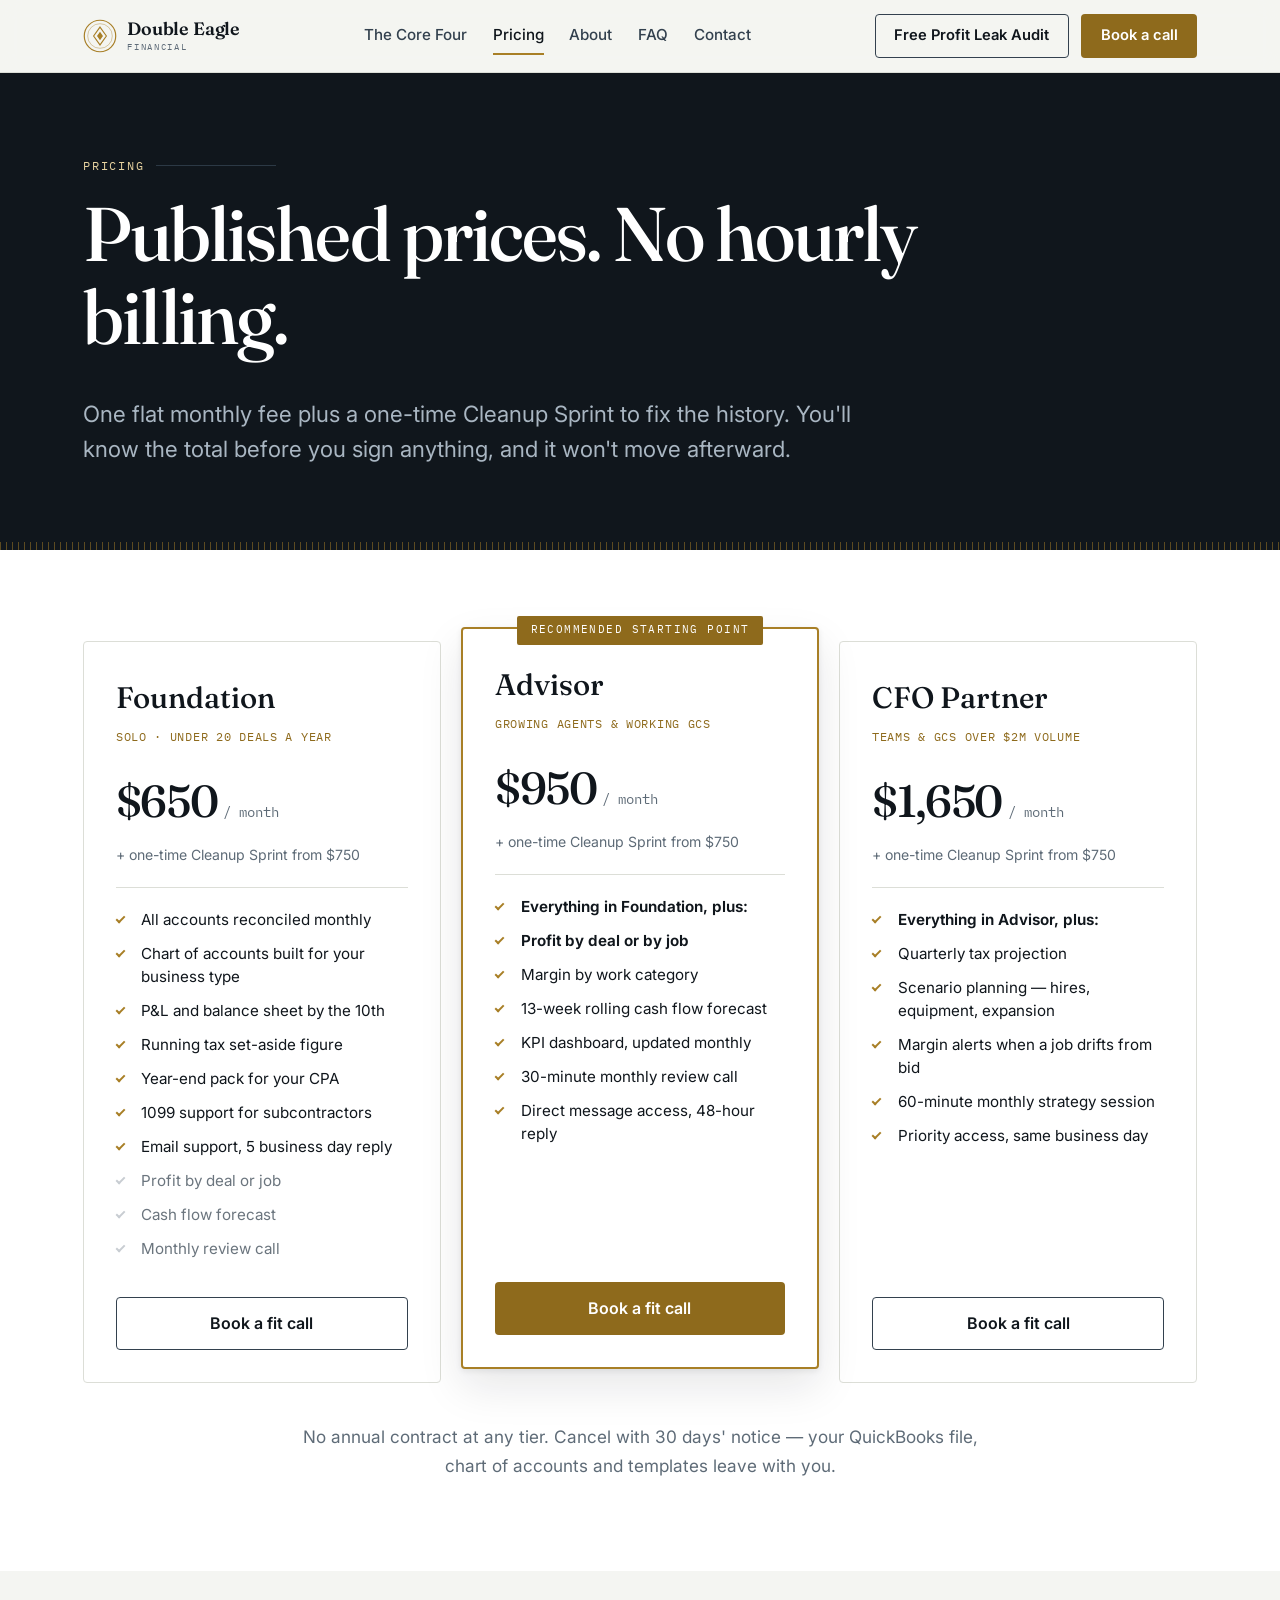
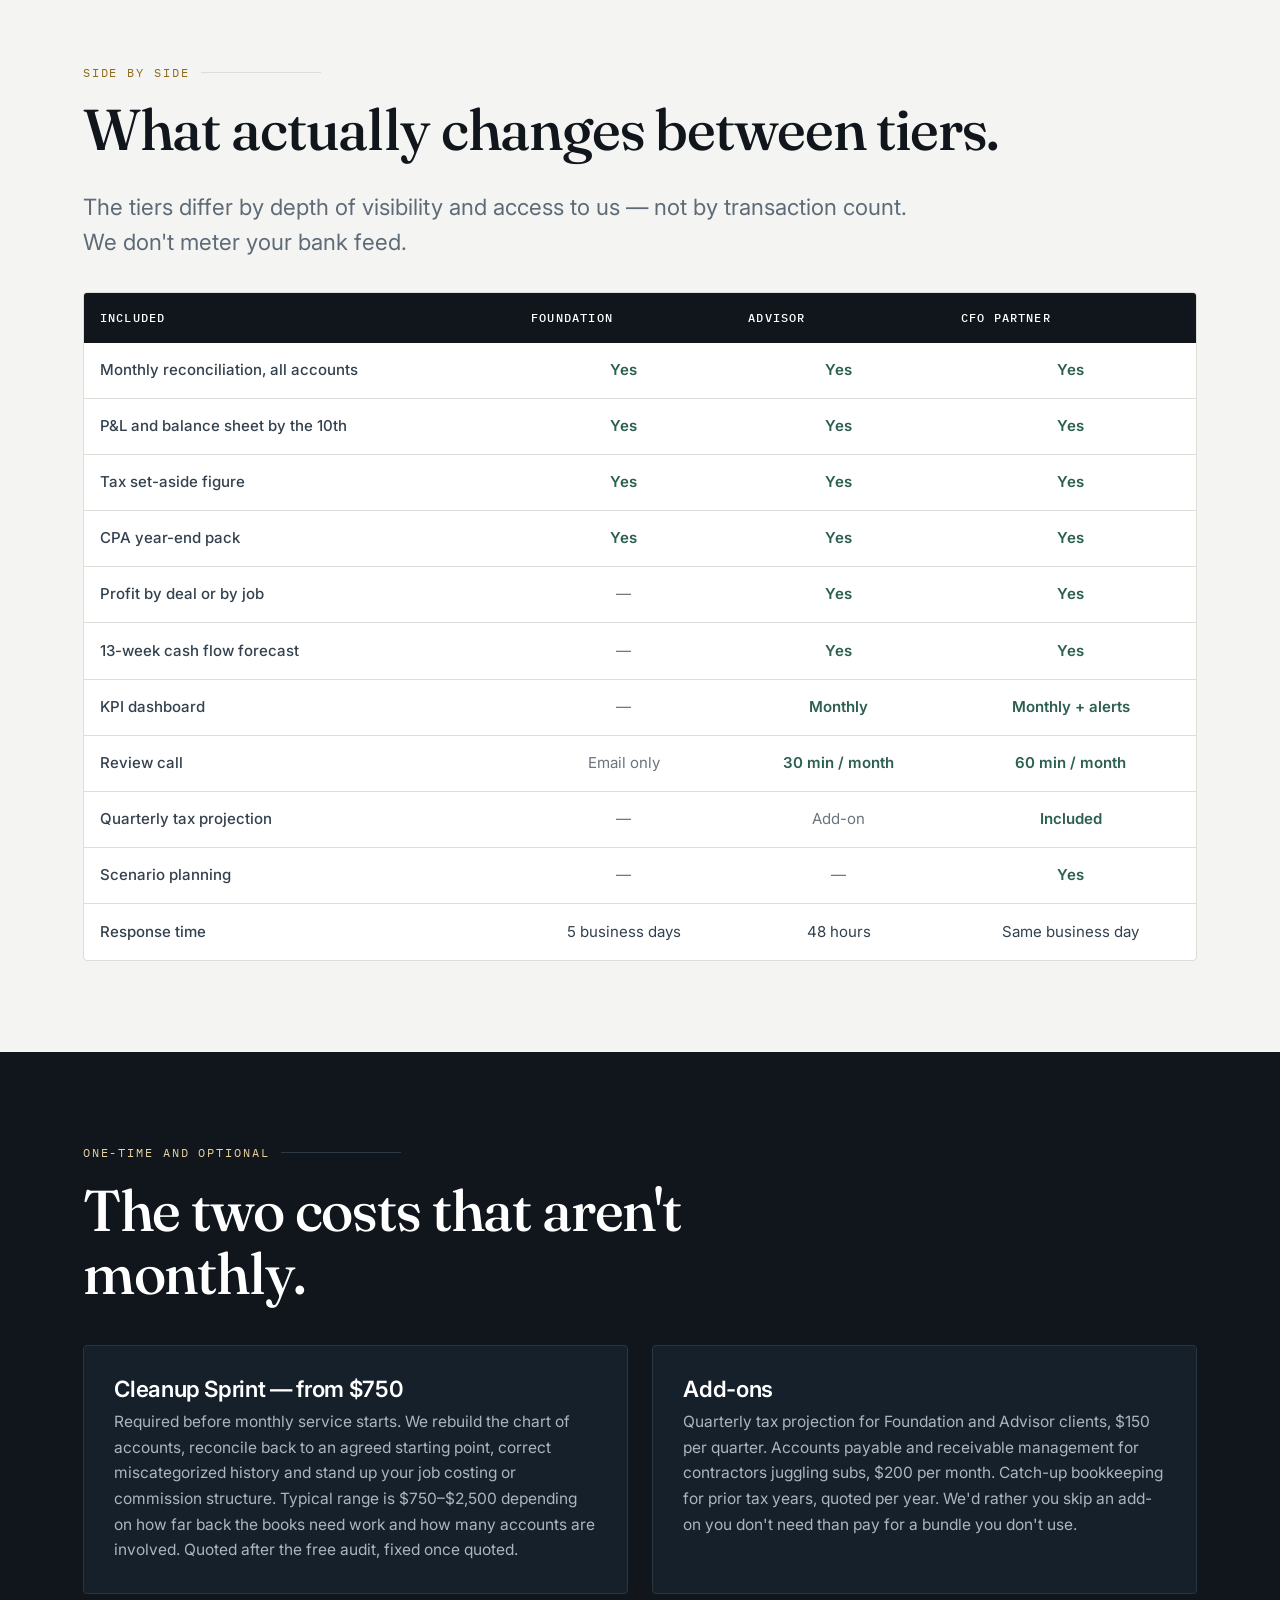
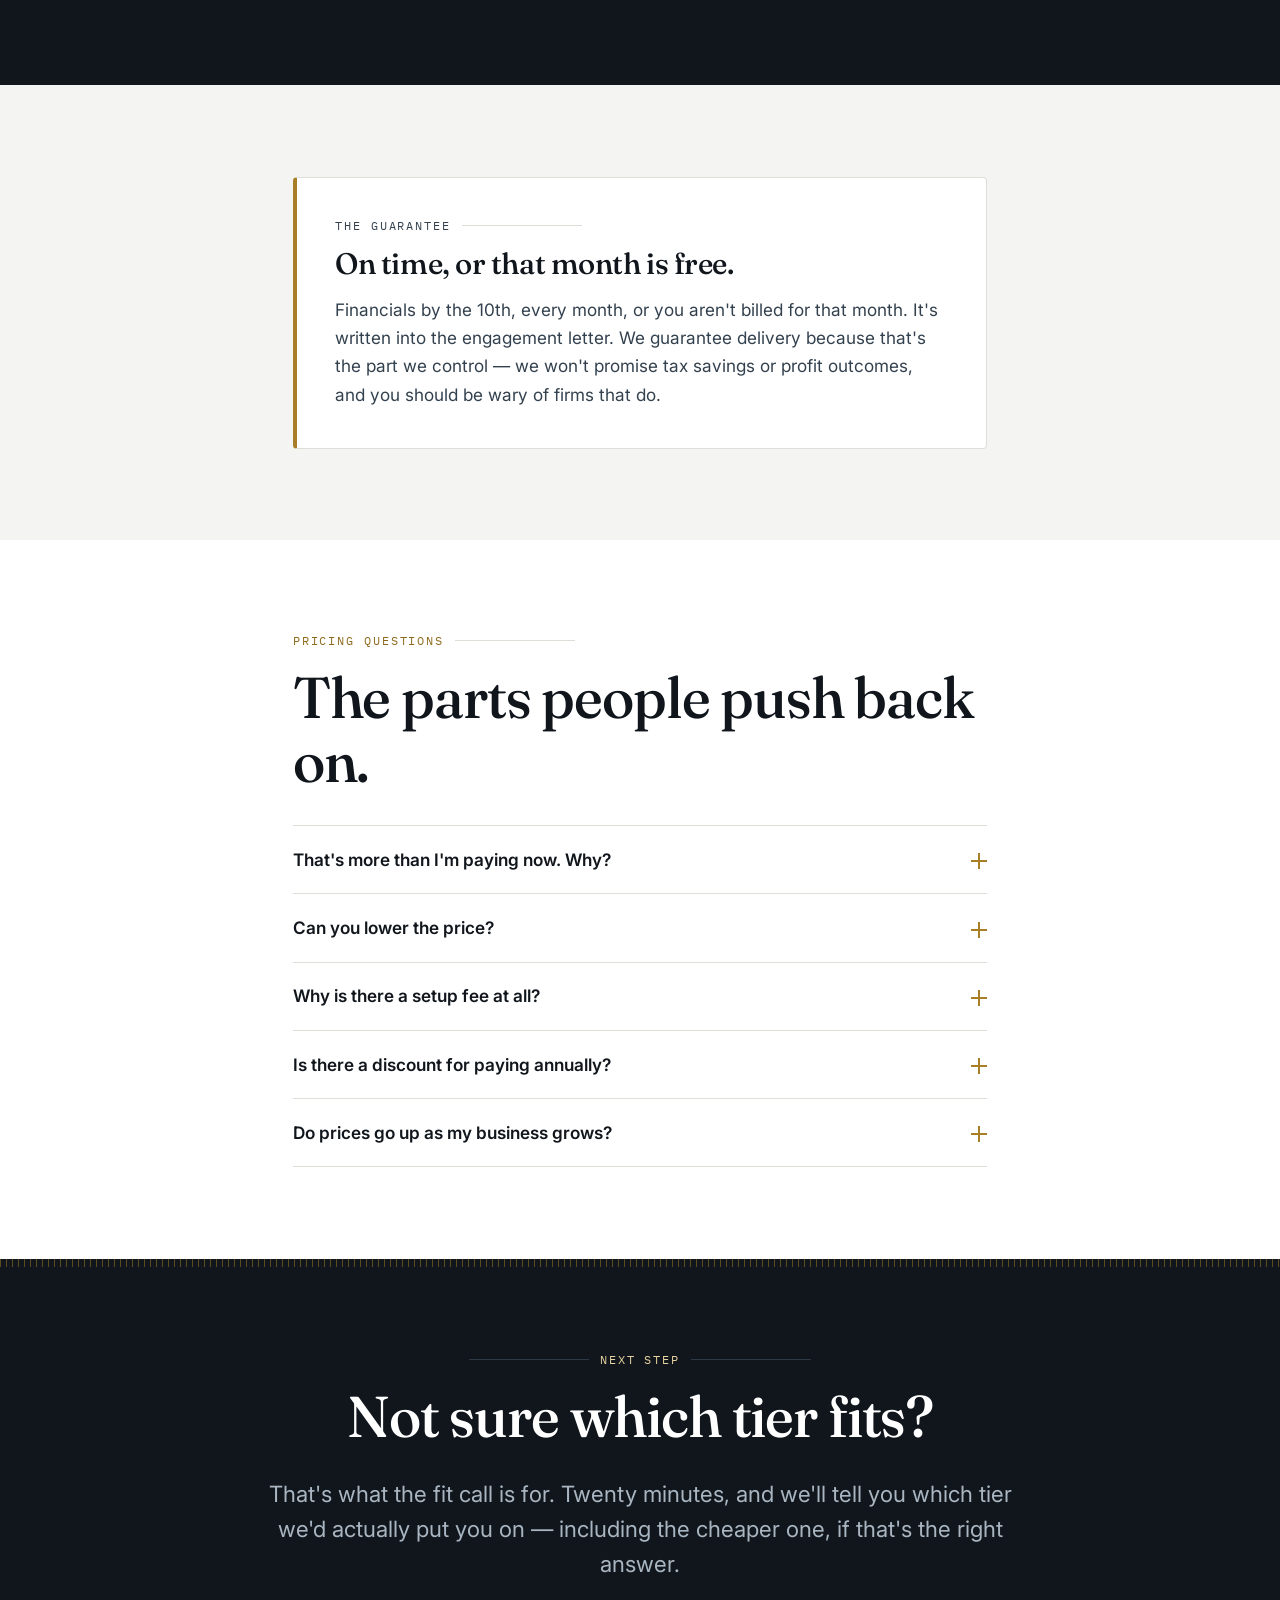
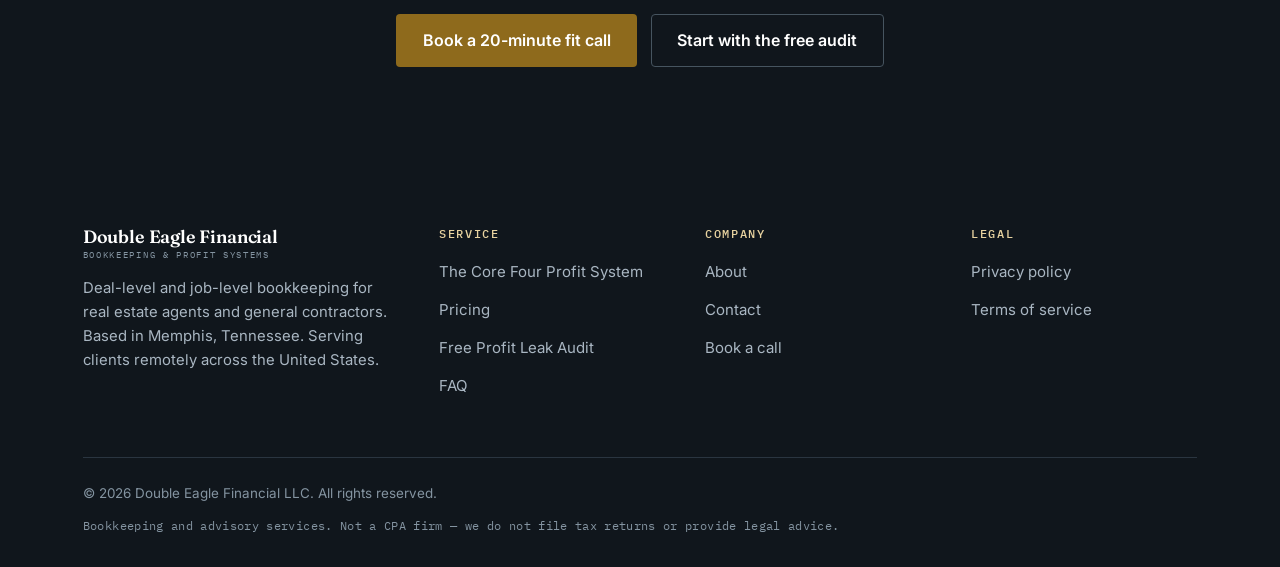
<file: pricing.html>
<!DOCTYPE html>
<html lang="en">
<head>
<meta charset="utf-8">
<meta name="viewport" content="width=device-width, initial-scale=1">
<title>Pricing — Foundation, Advisor & CFO Partner | Double Eagle Financial</title>
<meta name="description" content="Transparent monthly pricing: Foundation $650, Advisor $950, CFO Partner $1,650. One-time Cleanup Sprint from $750. No long-term contract.">
<link rel="canonical" href="https://www.doubleeaglefinancial.com/pricing.html">
<meta name="robots" content="index, follow">

<meta property="og:type" content="website">
<meta property="og:site_name" content="Double Eagle Financial">
<meta property="og:title" content="Pricing — Foundation, Advisor & CFO Partner | Double Eagle Financial">
<meta property="og:description" content="Transparent monthly pricing: Foundation $650, Advisor $950, CFO Partner $1,650. One-time Cleanup Sprint from $750. No long-term contract.">
<meta property="og:url" content="https://www.doubleeaglefinancial.com/pricing.html">
<meta property="og:image" content="https://www.doubleeaglefinancial.com/assets/img/og-card.svg">
<meta name="twitter:card" content="summary_large_image">

<link rel="icon" href="/assets/img/favicon.svg" type="image/svg+xml">
<link rel="apple-touch-icon" href="/assets/img/favicon.svg">
<meta name="theme-color" content="#10161C">

<link rel="preconnect" href="https://fonts.googleapis.com">
<link rel="preconnect" href="https://fonts.gstatic.com" crossorigin>
<link rel="preload" as="style" href="https://fonts.googleapis.com/css2?family=Fraunces:ital,opsz,wght@0,9..144,400..600;1,9..144,400..500&family=Inter:wght@400..700&family=IBM+Plex+Mono:wght@400;500&display=swap">
<link rel="stylesheet" href="https://fonts.googleapis.com/css2?family=Fraunces:ital,opsz,wght@0,9..144,400..600;1,9..144,400..500&family=Inter:wght@400..700&family=IBM+Plex+Mono:wght@400;500&display=swap" media="print" onload="this.media='all'">
<noscript><link rel="stylesheet" href="https://fonts.googleapis.com/css2?family=Fraunces:ital,opsz,wght@0,9..144,400..600;1,9..144,400..500&family=Inter:wght@400..700&family=IBM+Plex+Mono:wght@400;500&display=swap"></noscript>

<script>document.documentElement.className+=" js";</script>
<link rel="stylesheet" href="/assets/css/styles.css">
<script src="/assets/js/config.js"></script>

</head>
<body data-page="pricing">
<a class="skip-link" href="#main">Skip to content</a>

<header class="site-header">
  <div class="wrap header-inner">
    <a class="logo" href="/" aria-label="Double Eagle Financial — home">
      <svg class="logo-mark" viewBox="0 0 40 40" fill="none" aria-hidden="true" focusable="false">
        <circle cx="20" cy="20" r="18.5" stroke="#A87F26" stroke-width="1.4"/>
        <circle cx="20" cy="20" r="14.5" stroke="#A87F26" stroke-width="0.8" opacity="0.6"/>
        <path d="M20 9.5 L27.5 20 L20 30.5 L12.5 20 Z" stroke="#A87F26" stroke-width="1.3" fill="none"/>
        <path d="M20 15 L23.5 20 L20 25 L16.5 20 Z" fill="#A87F26"/>
      </svg>
      <span class="logo-text">
        <span class="logo-name">Double Eagle</span>
        <span class="logo-sub">Financial</span>
      </span>
    </a>

    <nav class="nav" id="primary-nav" aria-label="Main">
      <a href="/the-core-four.html">The Core Four</a>
      <a href="/pricing.html" aria-current="page">Pricing</a>
      <a href="/about.html">About</a>
      <a href="/faq.html">FAQ</a>
      <a href="/contact.html">Contact</a>
    </nav>

    <div class="header-cta">
      <a class="btn btn--ghost" href="/profit-leak-audit.html" data-cta="lead-magnet" data-cta-location="header">Free Profit Leak Audit</a>
      <a class="btn btn--primary" href="/book-a-call.html" data-cta="book-call" data-cta-location="header">Book a call</a>
      <button class="nav-toggle" type="button" aria-expanded="false" aria-controls="primary-nav" aria-label="Open menu">
        <span></span>
      </button>
    </div>
  </div>
</header>

<main id="main">
<section class="page-head">
  <div class="wrap">
    <p class="eyebrow">Pricing</p>
    <h1>Published prices. No hourly billing.</h1>
    <p class="lede">One flat monthly fee plus a one-time Cleanup Sprint to fix the history. You'll know the total before you sign anything, and it won't move afterward.</p>
  </div>
</section>

<section class="section section--white">
  <div class="wrap">
    <div class="tiers">
      <div class="tier">
        <div class="tier__name">Foundation</div>
        <div class="tier__for">Solo · under 20 deals a year</div>
        <div class="tier__price"><b>$650</b><span>/ month</span></div>
        <p class="tier__setup">+ one-time Cleanup Sprint from $750</p>
        <ul>
          <li>All accounts reconciled monthly</li>
          <li>Chart of accounts built for your business type</li>
          <li>P&amp;L and balance sheet by the 10th</li>
          <li>Running tax set-aside figure</li>
          <li>Year-end pack for your CPA</li>
          <li>1099 support for subcontractors</li>
          <li>Email support, 5 business day reply</li>
          <li class="off">Profit by deal or job</li>
          <li class="off">Cash flow forecast</li>
          <li class="off">Monthly review call</li>
        </ul>
        <a class="btn btn--ghost btn--block" href="/book-a-call.html" data-cta="book-call" data-cta-location="pricing-foundation">Book a fit call</a>
      </div>

      <div class="tier tier--featured">
        <span class="tier__flag">Recommended starting point</span>
        <div class="tier__name">Advisor</div>
        <div class="tier__for">Growing agents &amp; working GCs</div>
        <div class="tier__price"><b>$950</b><span>/ month</span></div>
        <p class="tier__setup">+ one-time Cleanup Sprint from $750</p>
        <ul>
          <li><strong>Everything in Foundation, plus:</strong></li>
          <li><strong>Profit by deal or by job</strong></li>
          <li>Margin by work category</li>
          <li>13-week rolling cash flow forecast</li>
          <li>KPI dashboard, updated monthly</li>
          <li>30-minute monthly review call</li>
          <li>Direct message access, 48-hour reply</li>
        </ul>
        <a class="btn btn--primary btn--block" href="/book-a-call.html" data-cta="book-call" data-cta-location="pricing-advisor">Book a fit call</a>
      </div>

      <div class="tier">
        <div class="tier__name">CFO Partner</div>
        <div class="tier__for">Teams &amp; GCs over $2M volume</div>
        <div class="tier__price"><b>$1,650</b><span>/ month</span></div>
        <p class="tier__setup">+ one-time Cleanup Sprint from $750</p>
        <ul>
          <li><strong>Everything in Advisor, plus:</strong></li>
          <li>Quarterly tax projection</li>
          <li>Scenario planning — hires, equipment, expansion</li>
          <li>Margin alerts when a job drifts from bid</li>
          <li>60-minute monthly strategy session</li>
          <li>Priority access, same business day</li>
        </ul>
        <a class="btn btn--ghost btn--block" href="/book-a-call.html" data-cta="book-call" data-cta-location="pricing-cfo">Book a fit call</a>
      </div>
    </div>

    <p class="center" style="margin-top:2.5rem;color:var(--muted);max-width:62ch;margin-inline:auto">No annual contract at any tier. Cancel with 30 days' notice — your QuickBooks file, chart of accounts and templates leave with you.</p>
  </div>
</section>

<section class="section">
  <div class="wrap">
    <p class="eyebrow">Side by side</p>
    <h2>What actually changes between tiers.</h2>
    <p class="lede" style="max-width:60ch">The tiers differ by depth of visibility and access to us — not by transaction count. We don't meter your bank feed.</p>

    <div class="compare-wrap" style="margin-top:2rem">
      <table class="compare">
        <caption class="sr-only">Feature comparison across Foundation, Advisor and CFO Partner tiers</caption>
        <thead>
          <tr>
            <th scope="col">Included</th>
            <th scope="col">Foundation</th>
            <th scope="col">Advisor</th>
            <th scope="col">CFO Partner</th>
          </tr>
        </thead>
        <tbody>
          <tr><th scope="row">Monthly reconciliation, all accounts</th><td class="yes">Yes</td><td class="yes">Yes</td><td class="yes">Yes</td></tr>
          <tr><th scope="row">P&amp;L and balance sheet by the 10th</th><td class="yes">Yes</td><td class="yes">Yes</td><td class="yes">Yes</td></tr>
          <tr><th scope="row">Tax set-aside figure</th><td class="yes">Yes</td><td class="yes">Yes</td><td class="yes">Yes</td></tr>
          <tr><th scope="row">CPA year-end pack</th><td class="yes">Yes</td><td class="yes">Yes</td><td class="yes">Yes</td></tr>
          <tr><th scope="row">Profit by deal or by job</th><td class="no">—</td><td class="yes">Yes</td><td class="yes">Yes</td></tr>
          <tr><th scope="row">13-week cash flow forecast</th><td class="no">—</td><td class="yes">Yes</td><td class="yes">Yes</td></tr>
          <tr><th scope="row">KPI dashboard</th><td class="no">—</td><td class="yes">Monthly</td><td class="yes">Monthly + alerts</td></tr>
          <tr><th scope="row">Review call</th><td class="no">Email only</td><td class="yes">30 min / month</td><td class="yes">60 min / month</td></tr>
          <tr><th scope="row">Quarterly tax projection</th><td class="no">—</td><td class="no">Add-on</td><td class="yes">Included</td></tr>
          <tr><th scope="row">Scenario planning</th><td class="no">—</td><td class="no">—</td><td class="yes">Yes</td></tr>
          <tr><th scope="row">Response time</th><td>5 business days</td><td>48 hours</td><td>Same business day</td></tr>
        </tbody>
      </table>
    </div>
    <p class="table-hint">Scroll the table sideways to compare all three tiers.</p>
  </div>
</section>

<section class="section section--ink">
  <div class="wrap">
    <div style="max-width:700px">
      <p class="eyebrow">One-time and optional</p>
      <h2>The two costs that aren't monthly.</h2>
    </div>
    <div class="grid grid--2 reveal" style="margin-top:2.5rem">
      <div class="card card--ink">
        <h3>Cleanup Sprint — from $750</h3>
        <p>Required before monthly service starts. We rebuild the chart of accounts, reconcile back to an agreed starting point, correct miscategorized history and stand up your job costing or commission structure. Typical range is $750–$2,500 depending on how far back the books need work and how many accounts are involved. Quoted after the free audit, fixed once quoted.</p>
      </div>
      <div class="card card--ink">
        <h3>Add-ons</h3>
        <p>Quarterly tax projection for Foundation and Advisor clients, $150 per quarter. Accounts payable and receivable management for contractors juggling subs, $200 per month. Catch-up bookkeeping for prior tax years, quoted per year. We'd rather you skip an add-on you don't need than pay for a bundle you don't use.</p>
      </div>
    </div>
  </div>
</section>

<section class="section">
  <div class="wrap wrap--narrow">
    <div class="guarantee">
      <p class="eyebrow">The guarantee</p>
      <h3>On time, or that month is free.</h3>
      <p>Financials by the 10th, every month, or you aren't billed for that month. It's written into the engagement letter. We guarantee delivery because that's the part we control — we won't promise tax savings or profit outcomes, and you should be wary of firms that do.</p>
    </div>
  </div>
</section>

<section class="section section--white">
  <div class="wrap wrap--narrow">
    <p class="eyebrow">Pricing questions</p>
    <h2>The parts people push back on.</h2>
    <div class="faq" style="margin-top:2rem">
      <div class="faq-item">
        <button class="faq-q" type="button" aria-expanded="false" aria-controls="pf1" id="pfq1">That's more than I'm paying now. Why?<span class="faq-icon" aria-hidden="true"></span></button>
        <div class="faq-a" id="pf1" role="region" aria-labelledby="pfq1">
          <p>Because you're buying a different thing. Commodity bookkeeping prices the labor of categorizing transactions. We price the answer to "which work is actually profitable" — which requires a purpose-built account structure, cost allocation and someone to interpret it. If aggregate books are all you need, a cheaper bookkeeper is genuinely the better buy and we'll tell you so on the call.</p>
        </div>
      </div>
      <div class="faq-item">
        <button class="faq-q" type="button" aria-expanded="false" aria-controls="pf2" id="pfq2">Can you lower the price?<span class="faq-icon" aria-hidden="true"></span></button>
        <div class="faq-a" id="pf2" role="region" aria-labelledby="pfq2">
          <p>Not on a given tier — published pricing only stays honest if it applies to everyone. What we can do is start you on Foundation if budget is the constraint right now, then move you up when the reporting is worth it to you. Moving up later costs no additional setup fee.</p>
        </div>
      </div>
      <div class="faq-item">
        <button class="faq-q" type="button" aria-expanded="false" aria-controls="pf3" id="pfq3">Why is there a setup fee at all?<span class="faq-icon" aria-hidden="true"></span></button>
        <div class="faq-a" id="pf3" role="region" aria-labelledby="pfq3">
          <p>Because fixing months or years of history is real work, and firms that "waive" it either absorb it by cutting corners or recover it through a higher monthly rate you'll pay forever. We'd rather charge once, visibly, and keep the monthly fee honest.</p>
        </div>
      </div>
      <div class="faq-item">
        <button class="faq-q" type="button" aria-expanded="false" aria-controls="pf4" id="pfq4">Is there a discount for paying annually?<span class="faq-icon" aria-hidden="true"></span></button>
        <div class="faq-a" id="pf4" role="region" aria-labelledby="pfq4">
          <p>Yes, at your twelve-month mark: pay twelve months upfront and the twelfth is free. We don't offer it at signup, because committing a year to a firm you haven't worked with yet isn't in your interest.</p>
        </div>
      </div>
      <div class="faq-item">
        <button class="faq-q" type="button" aria-expanded="false" aria-controls="pf5" id="pfq5">Do prices go up as my business grows?<span class="faq-icon" aria-hidden="true"></span></button>
        <div class="faq-a" id="pf5" role="region" aria-labelledby="pfq5">
          <p>Your tier price is fixed for as long as you're on that tier — we don't re-price you for closing more deals. If your volume genuinely outgrows the tier's scope, we'll say so and recommend moving up rather than quietly degrading the service.</p>
        </div>
      </div>
    </div>
  </div>
</section>

<section class="section cta-band">
  <div class="wrap">
    <p class="eyebrow eyebrow--center">Next step</p>
    <h2>Not sure which tier fits?</h2>
    <p class="lede">That's what the fit call is for. Twenty minutes, and we'll tell you which tier we'd actually put you on — including the cheaper one, if that's the right answer.</p>
    <div class="btn-row btn-row--center" style="margin-top:2rem">
      <a class="btn btn--primary" href="/book-a-call.html" data-cta="book-call" data-cta-location="pricing-footer">Book a 20-minute fit call</a>
      <a class="btn btn--ghost" href="/profit-leak-audit.html" data-cta="lead-magnet" data-cta-location="pricing-footer">Start with the free audit</a>
    </div>
  </div>
</section>

</main>

<footer class="site-footer">
  <div class="wrap">
    <div class="footer-grid">
      <div class="footer-brand">
        <span class="logo-text">
          <span class="logo-name">Double Eagle Financial</span>
          <span class="logo-sub">Bookkeeping &amp; profit systems</span>
        </span>
        <p class="footer-blurb">Deal-level and job-level bookkeeping for real estate agents and general contractors. Based in Memphis, Tennessee. Serving clients remotely across the United States.</p>
      </div>
      <div>
        <h4>Service</h4>
        <ul>
          <li><a href="/the-core-four.html">The Core Four Profit System</a></li>
          <li><a href="/pricing.html">Pricing</a></li>
          <li><a href="/profit-leak-audit.html">Free Profit Leak Audit</a></li>
          <li><a href="/faq.html">FAQ</a></li>
        </ul>
      </div>
      <div>
        <h4>Company</h4>
        <ul>
          <li><a href="/about.html">About</a></li>
          <li><a href="/contact.html">Contact</a></li>
          <li><a href="/book-a-call.html">Book a call</a></li>
        </ul>
      </div>
      <div>
        <h4>Legal</h4>
        <ul>
          <li><a href="/privacy.html">Privacy policy</a></li>
          <li><a href="/terms.html">Terms of service</a></li>
        </ul>
      </div>
    </div>
    <div class="footer-bottom">
      <span>© 2026 Double Eagle Financial LLC. All rights reserved.</span>
      <span class="footer-legal">Bookkeeping and advisory services. Not a CPA firm — we do not file tax returns or provide legal advice.</span>
    </div>
  </div>
</footer>

<div class="sticky-cta" aria-hidden="false">
  <a class="btn btn--primary" href="/profit-leak-audit.html" data-cta="lead-magnet" data-cta-location="sticky">Get my free Profit Leak Audit</a>
</div>

<script src="/assets/js/main.js" defer></script>
</body>
</html>
</file>
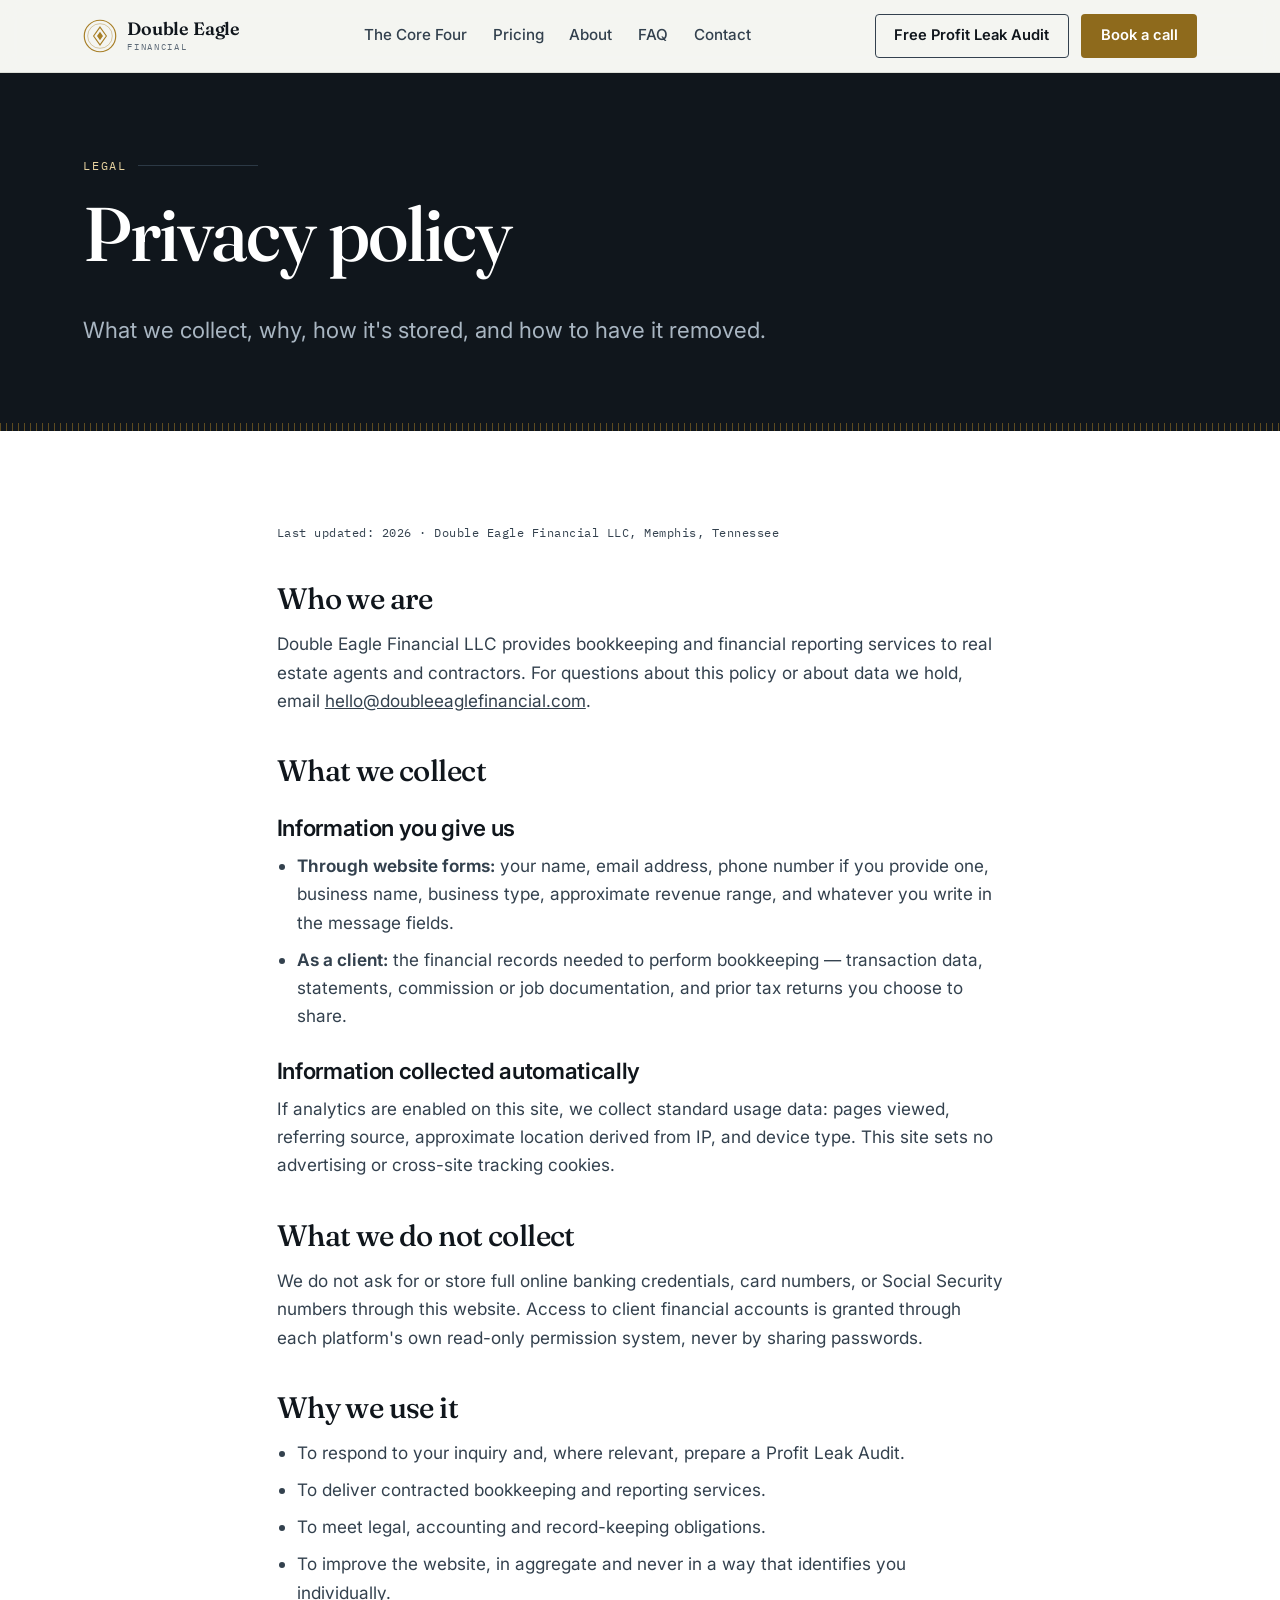
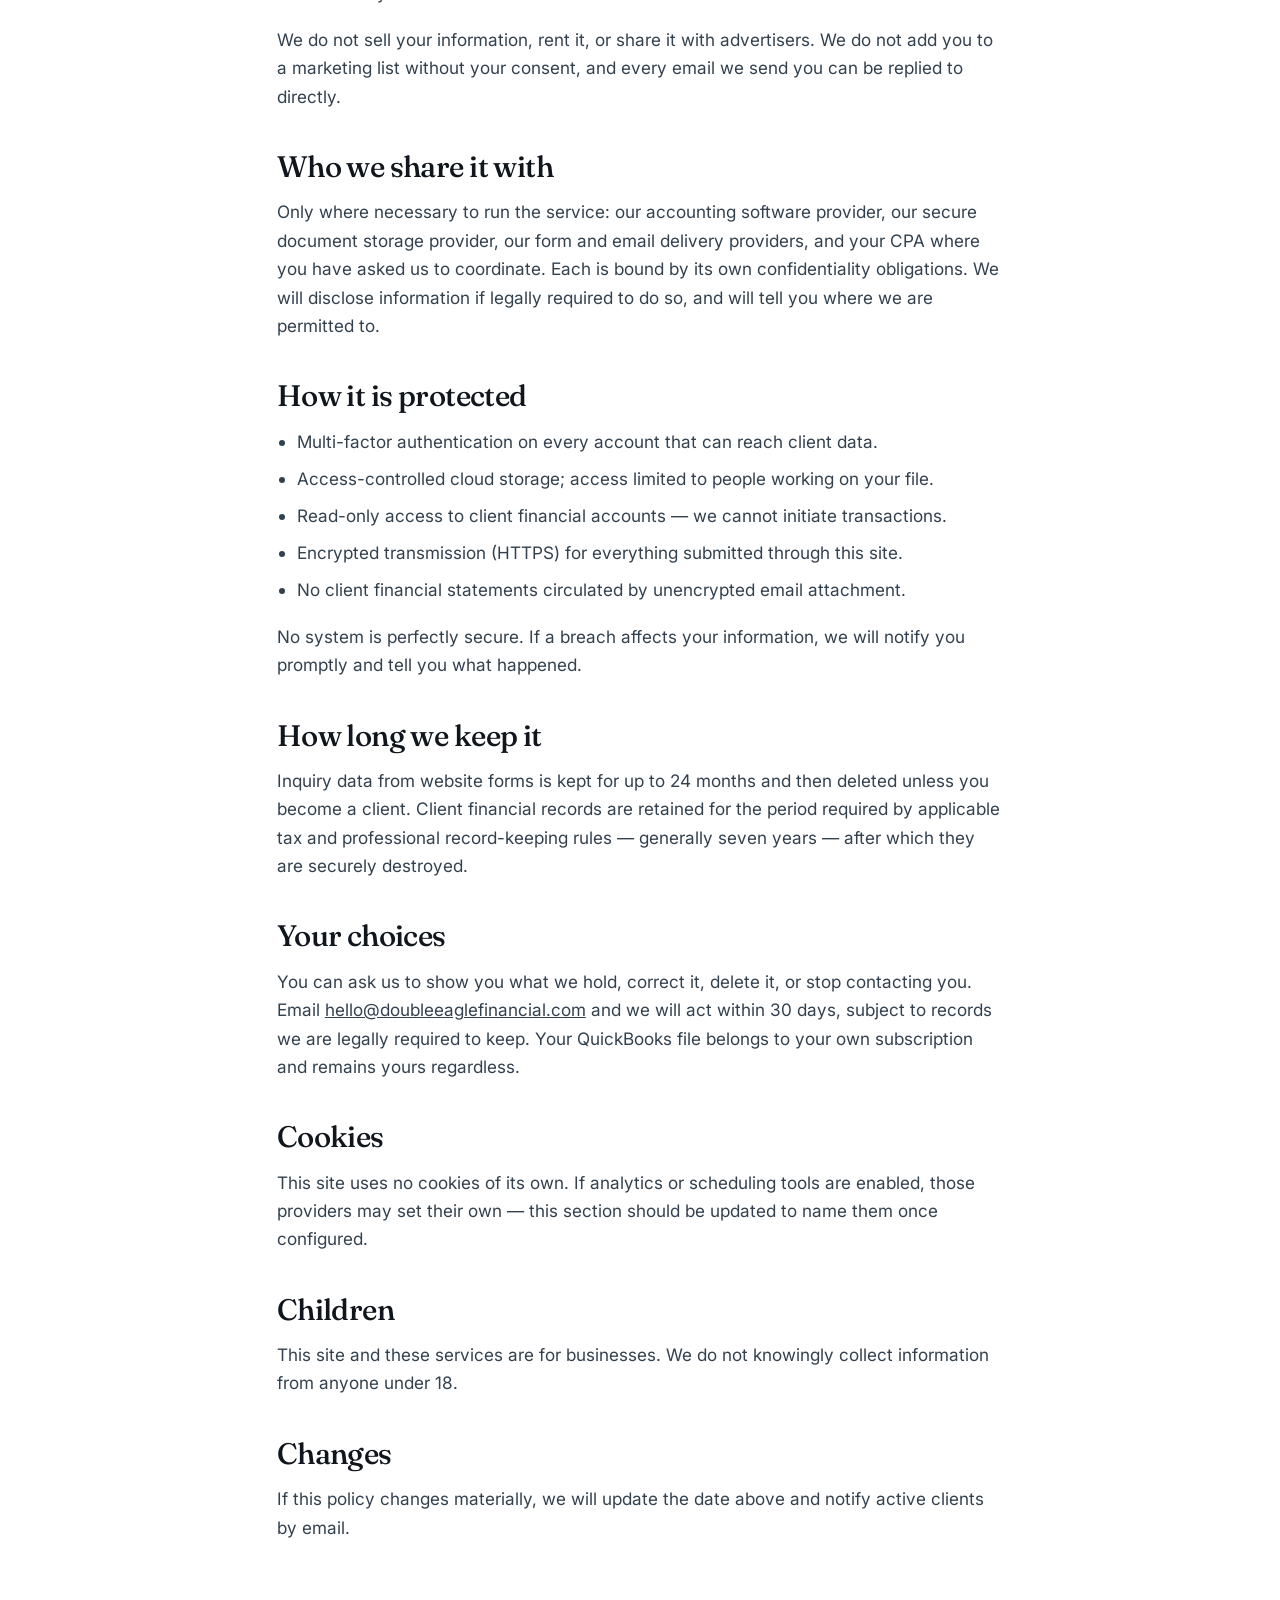
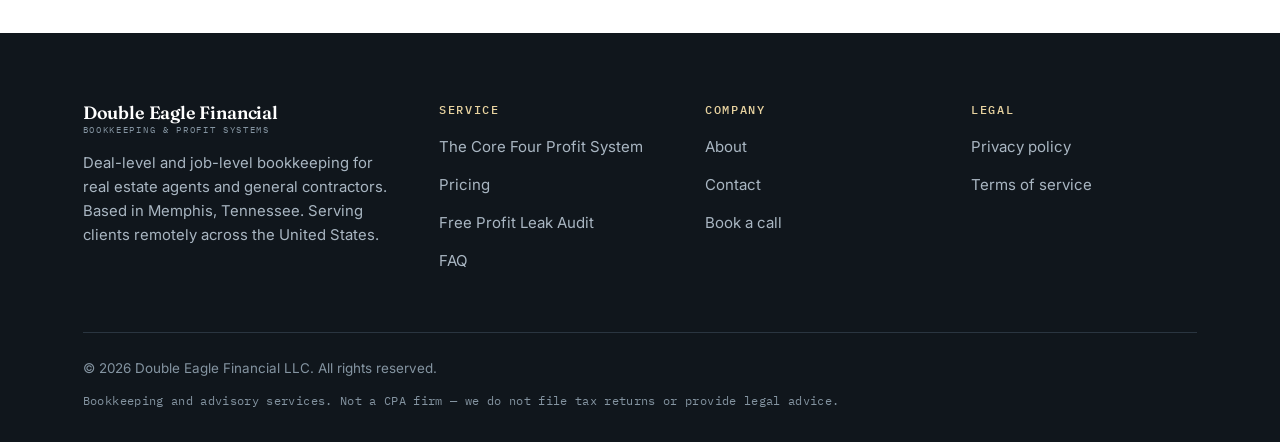
<file: privacy.html>
<!DOCTYPE html>
<html lang="en">
<head>
<meta charset="utf-8">
<meta name="viewport" content="width=device-width, initial-scale=1">
<title>Privacy Policy | Double Eagle Financial</title>
<meta name="description" content="What information we collect, why we collect it, how we store it, and how to have it deleted.">
<link rel="canonical" href="https://www.doubleeaglefinancial.com/privacy.html">
<meta name="robots" content="index, follow">

<meta property="og:type" content="website">
<meta property="og:site_name" content="Double Eagle Financial">
<meta property="og:title" content="Privacy Policy | Double Eagle Financial">
<meta property="og:description" content="What information we collect, why we collect it, how we store it, and how to have it deleted.">
<meta property="og:url" content="https://www.doubleeaglefinancial.com/privacy.html">
<meta property="og:image" content="https://www.doubleeaglefinancial.com/assets/img/og-card.svg">
<meta name="twitter:card" content="summary_large_image">

<link rel="icon" href="/assets/img/favicon.svg" type="image/svg+xml">
<link rel="apple-touch-icon" href="/assets/img/favicon.svg">
<meta name="theme-color" content="#10161C">

<link rel="preconnect" href="https://fonts.googleapis.com">
<link rel="preconnect" href="https://fonts.gstatic.com" crossorigin>
<link rel="preload" as="style" href="https://fonts.googleapis.com/css2?family=Fraunces:ital,opsz,wght@0,9..144,400..600;1,9..144,400..500&family=Inter:wght@400..700&family=IBM+Plex+Mono:wght@400;500&display=swap">
<link rel="stylesheet" href="https://fonts.googleapis.com/css2?family=Fraunces:ital,opsz,wght@0,9..144,400..600;1,9..144,400..500&family=Inter:wght@400..700&family=IBM+Plex+Mono:wght@400;500&display=swap" media="print" onload="this.media='all'">
<noscript><link rel="stylesheet" href="https://fonts.googleapis.com/css2?family=Fraunces:ital,opsz,wght@0,9..144,400..600;1,9..144,400..500&family=Inter:wght@400..700&family=IBM+Plex+Mono:wght@400;500&display=swap"></noscript>

<script>document.documentElement.className+=" js";</script>
<link rel="stylesheet" href="/assets/css/styles.css">
<script src="/assets/js/config.js"></script>

</head>
<body data-page="privacy">
<a class="skip-link" href="#main">Skip to content</a>

<header class="site-header">
  <div class="wrap header-inner">
    <a class="logo" href="/" aria-label="Double Eagle Financial — home">
      <svg class="logo-mark" viewBox="0 0 40 40" fill="none" aria-hidden="true" focusable="false">
        <circle cx="20" cy="20" r="18.5" stroke="#A87F26" stroke-width="1.4"/>
        <circle cx="20" cy="20" r="14.5" stroke="#A87F26" stroke-width="0.8" opacity="0.6"/>
        <path d="M20 9.5 L27.5 20 L20 30.5 L12.5 20 Z" stroke="#A87F26" stroke-width="1.3" fill="none"/>
        <path d="M20 15 L23.5 20 L20 25 L16.5 20 Z" fill="#A87F26"/>
      </svg>
      <span class="logo-text">
        <span class="logo-name">Double Eagle</span>
        <span class="logo-sub">Financial</span>
      </span>
    </a>

    <nav class="nav" id="primary-nav" aria-label="Main">
      <a href="/the-core-four.html">The Core Four</a>
      <a href="/pricing.html">Pricing</a>
      <a href="/about.html">About</a>
      <a href="/faq.html">FAQ</a>
      <a href="/contact.html">Contact</a>
    </nav>

    <div class="header-cta">
      <a class="btn btn--ghost" href="/profit-leak-audit.html" data-cta="lead-magnet" data-cta-location="header">Free Profit Leak Audit</a>
      <a class="btn btn--primary" href="/book-a-call.html" data-cta="book-call" data-cta-location="header">Book a call</a>
      <button class="nav-toggle" type="button" aria-expanded="false" aria-controls="primary-nav" aria-label="Open menu">
        <span></span>
      </button>
    </div>
  </div>
</header>

<main id="main">
<section class="page-head">
  <div class="wrap">
    <p class="eyebrow">Legal</p>
    <h1>Privacy policy</h1>
    <p class="lede">What we collect, why, how it's stored, and how to have it removed.</p>
  </div>
</section>

<section class="section section--white">
  <div class="wrap wrap--narrow prose">
    <p class="updated">Last updated: 2026 · Double Eagle Financial LLC, Memphis, Tennessee</p>

    <h2>Who we are</h2>
    <p>Double Eagle Financial LLC provides bookkeeping and financial reporting services to real estate agents and contractors. For questions about this policy or about data we hold, email <a href="mailto:hello@doubleeaglefinancial.com">hello@doubleeaglefinancial.com</a>.</p>

    <h2>What we collect</h2>
    <h3>Information you give us</h3>
    <ul>
      <li><strong>Through website forms:</strong> your name, email address, phone number if you provide one, business name, business type, approximate revenue range, and whatever you write in the message fields.</li>
      <li><strong>As a client:</strong> the financial records needed to perform bookkeeping — transaction data, statements, commission or job documentation, and prior tax returns you choose to share.</li>
    </ul>
    <h3>Information collected automatically</h3>
    <p>If analytics are enabled on this site, we collect standard usage data: pages viewed, referring source, approximate location derived from IP, and device type. This site sets no advertising or cross-site tracking cookies.</p>

    <h2>What we do not collect</h2>
    <p>We do not ask for or store full online banking credentials, card numbers, or Social Security numbers through this website. Access to client financial accounts is granted through each platform's own read-only permission system, never by sharing passwords.</p>

    <h2>Why we use it</h2>
    <ul>
      <li>To respond to your inquiry and, where relevant, prepare a Profit Leak Audit.</li>
      <li>To deliver contracted bookkeeping and reporting services.</li>
      <li>To meet legal, accounting and record-keeping obligations.</li>
      <li>To improve the website, in aggregate and never in a way that identifies you individually.</li>
    </ul>
    <p>We do not sell your information, rent it, or share it with advertisers. We do not add you to a marketing list without your consent, and every email we send you can be replied to directly.</p>

    <h2>Who we share it with</h2>
    <p>Only where necessary to run the service: our accounting software provider, our secure document storage provider, our form and email delivery providers, and your CPA where you have asked us to coordinate. Each is bound by its own confidentiality obligations. We will disclose information if legally required to do so, and will tell you where we are permitted to.</p>

    <h2>How it is protected</h2>
    <ul>
      <li>Multi-factor authentication on every account that can reach client data.</li>
      <li>Access-controlled cloud storage; access limited to people working on your file.</li>
      <li>Read-only access to client financial accounts — we cannot initiate transactions.</li>
      <li>Encrypted transmission (HTTPS) for everything submitted through this site.</li>
      <li>No client financial statements circulated by unencrypted email attachment.</li>
    </ul>
    <p>No system is perfectly secure. If a breach affects your information, we will notify you promptly and tell you what happened.</p>

    <h2>How long we keep it</h2>
    <p>Inquiry data from website forms is kept for up to 24 months and then deleted unless you become a client. Client financial records are retained for the period required by applicable tax and professional record-keeping rules — generally seven years — after which they are securely destroyed.</p>

    <h2>Your choices</h2>
    <p>You can ask us to show you what we hold, correct it, delete it, or stop contacting you. Email <a href="mailto:hello@doubleeaglefinancial.com">hello@doubleeaglefinancial.com</a> and we will act within 30 days, subject to records we are legally required to keep. Your QuickBooks file belongs to your own subscription and remains yours regardless.</p>

    <h2>Cookies</h2>
    <p>This site uses no cookies of its own. If analytics or scheduling tools are enabled, those providers may set their own — this section should be updated to name them once configured.</p>

    <h2>Children</h2>
    <p>This site and these services are for businesses. We do not knowingly collect information from anyone under 18.</p>

    <h2>Changes</h2>
    <p>If this policy changes materially, we will update the date above and notify active clients by email.</p>
  </div>
</section>

</main>

<footer class="site-footer">
  <div class="wrap">
    <div class="footer-grid">
      <div class="footer-brand">
        <span class="logo-text">
          <span class="logo-name">Double Eagle Financial</span>
          <span class="logo-sub">Bookkeeping &amp; profit systems</span>
        </span>
        <p class="footer-blurb">Deal-level and job-level bookkeeping for real estate agents and general contractors. Based in Memphis, Tennessee. Serving clients remotely across the United States.</p>
      </div>
      <div>
        <h4>Service</h4>
        <ul>
          <li><a href="/the-core-four.html">The Core Four Profit System</a></li>
          <li><a href="/pricing.html">Pricing</a></li>
          <li><a href="/profit-leak-audit.html">Free Profit Leak Audit</a></li>
          <li><a href="/faq.html">FAQ</a></li>
        </ul>
      </div>
      <div>
        <h4>Company</h4>
        <ul>
          <li><a href="/about.html">About</a></li>
          <li><a href="/contact.html">Contact</a></li>
          <li><a href="/book-a-call.html">Book a call</a></li>
        </ul>
      </div>
      <div>
        <h4>Legal</h4>
        <ul>
          <li><a href="/privacy.html">Privacy policy</a></li>
          <li><a href="/terms.html">Terms of service</a></li>
        </ul>
      </div>
    </div>
    <div class="footer-bottom">
      <span>© 2026 Double Eagle Financial LLC. All rights reserved.</span>
      <span class="footer-legal">Bookkeeping and advisory services. Not a CPA firm — we do not file tax returns or provide legal advice.</span>
    </div>
  </div>
</footer>

<div class="sticky-cta" aria-hidden="false">
  <a class="btn btn--primary" href="/profit-leak-audit.html" data-cta="lead-magnet" data-cta-location="sticky">Get my free Profit Leak Audit</a>
</div>

<script src="/assets/js/main.js" defer></script>
</body>
</html>
</file>
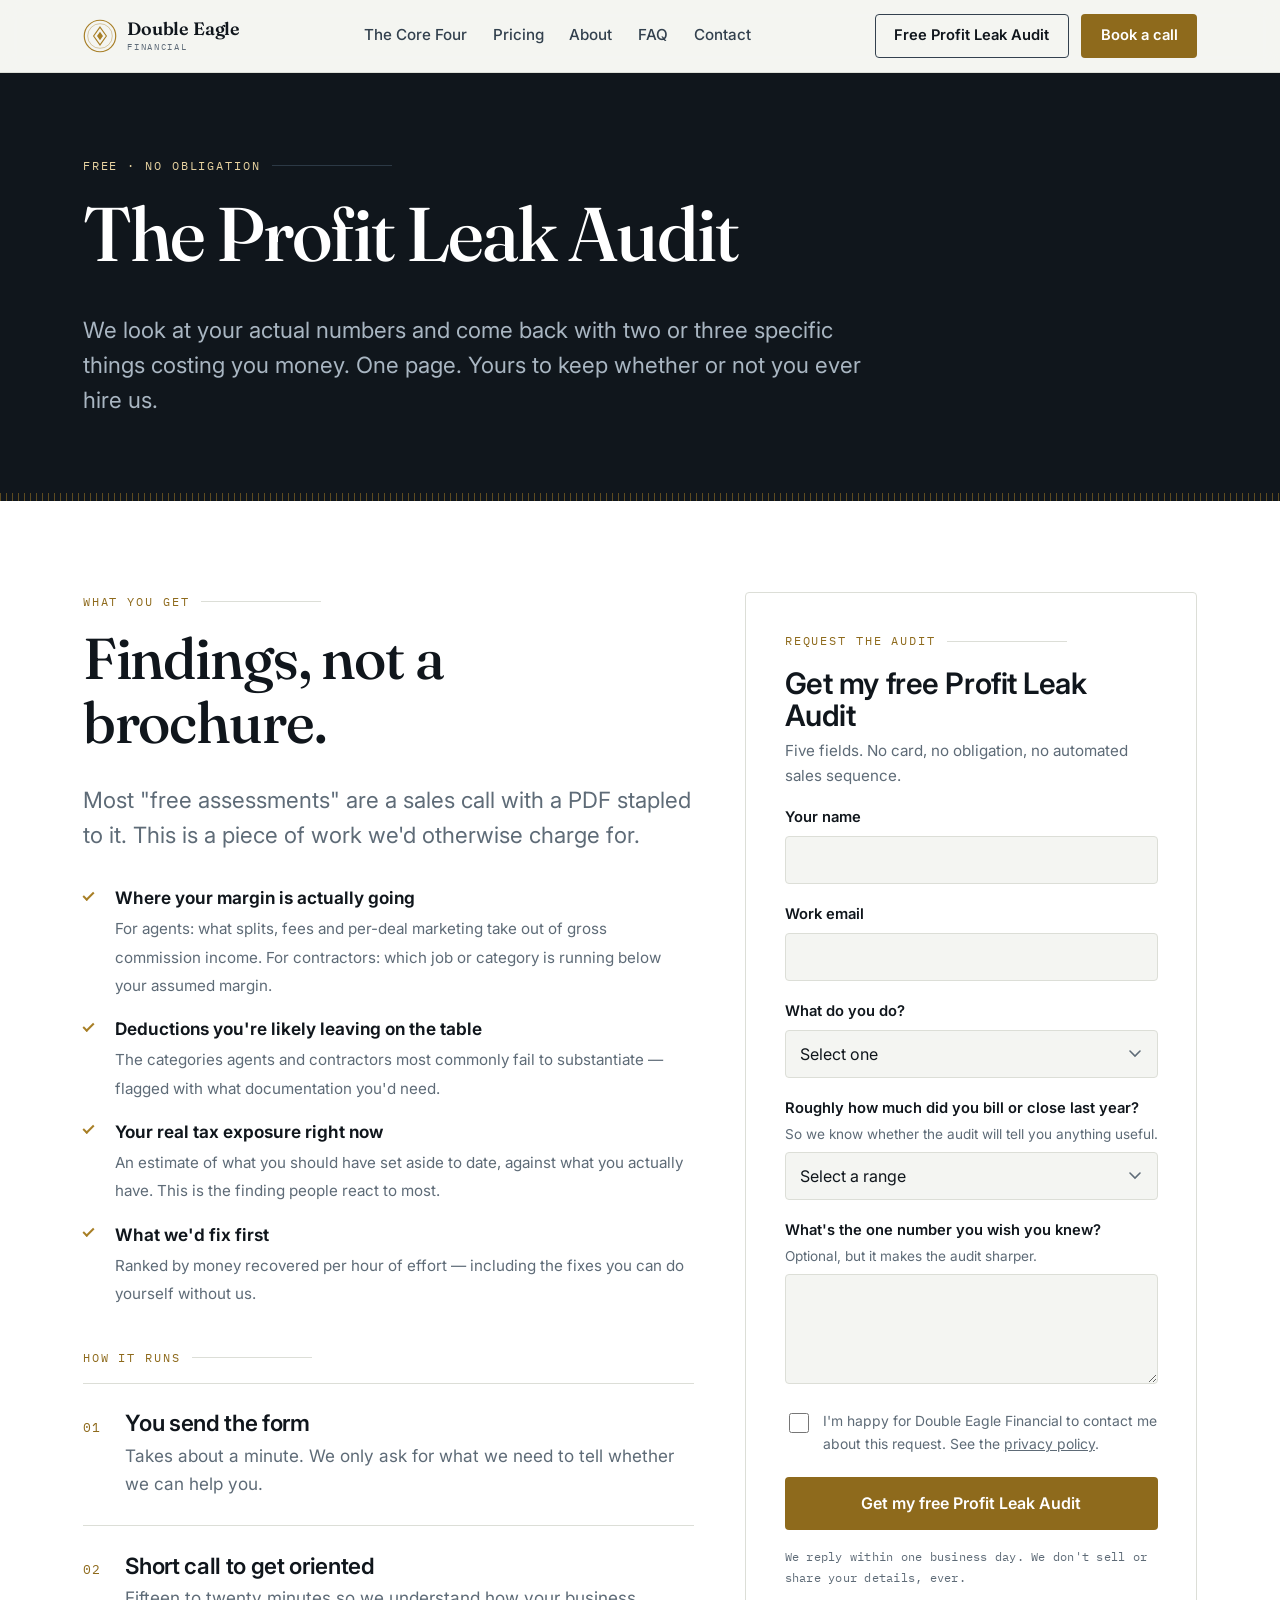
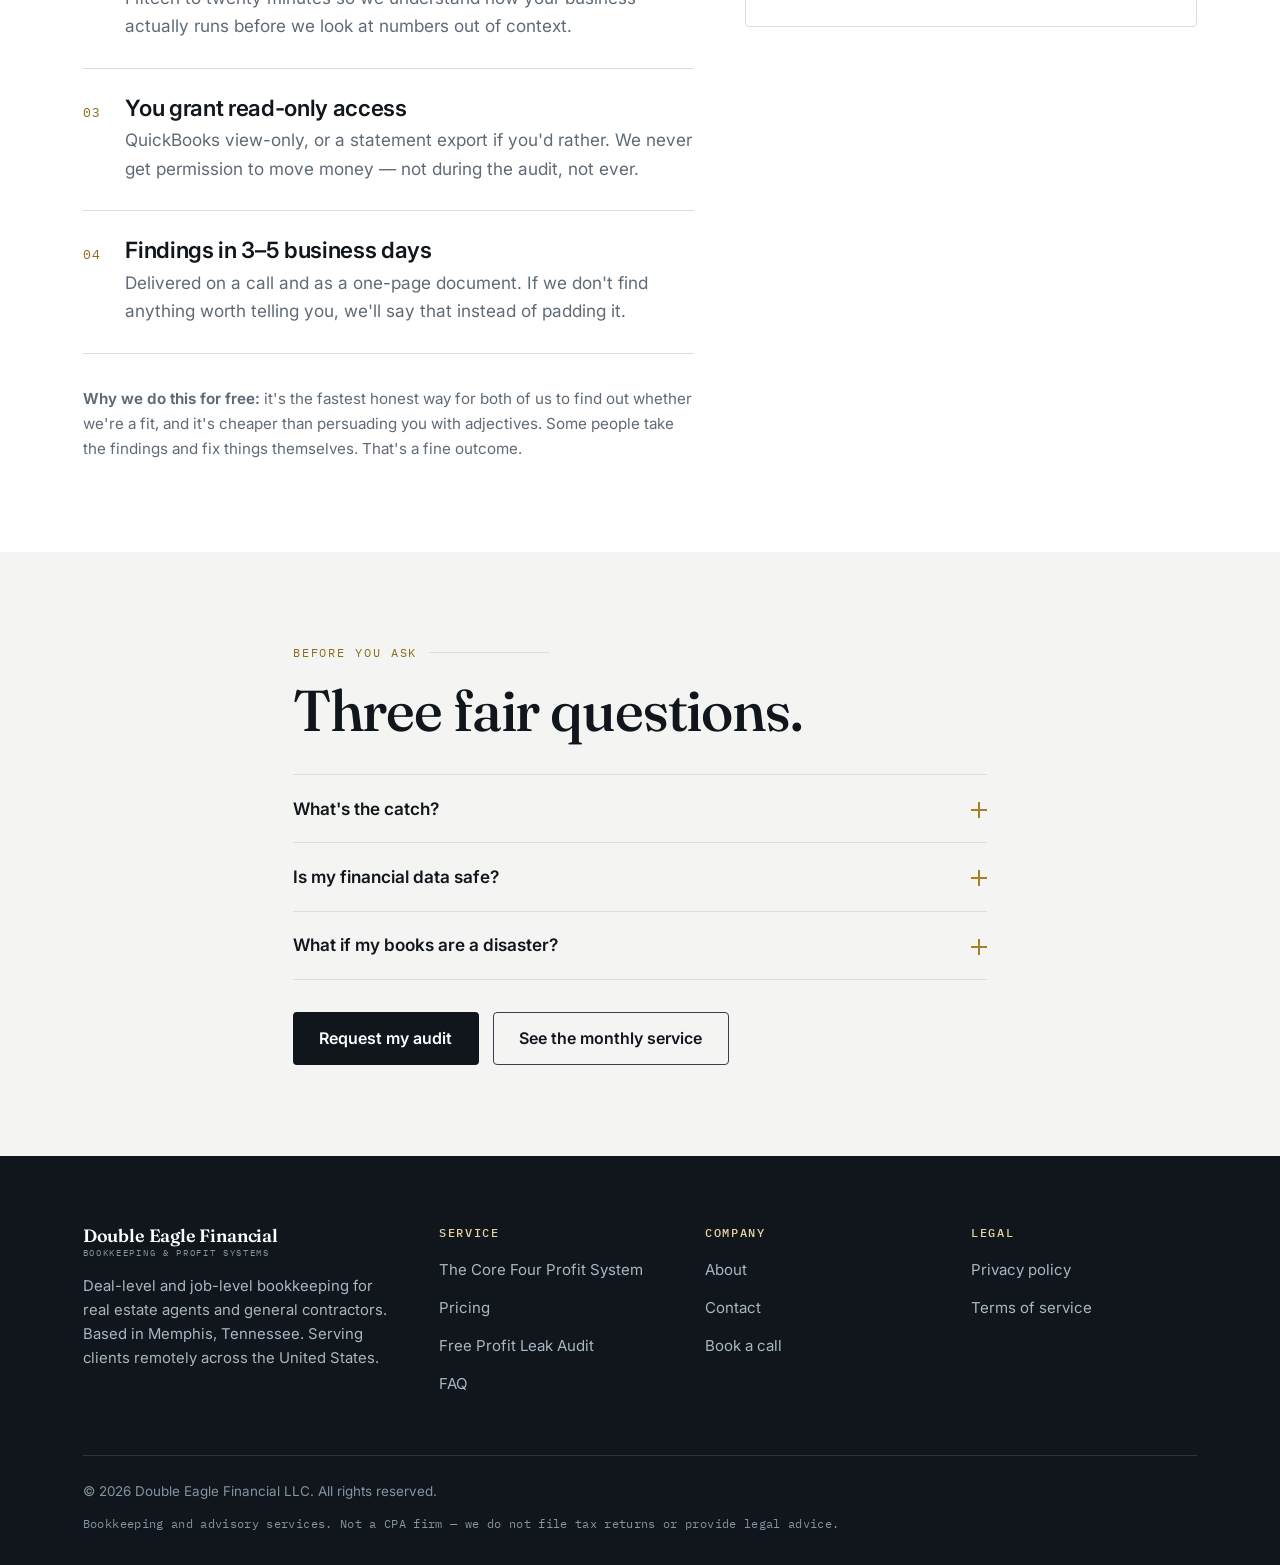
<file: profit-leak-audit.html>
<!DOCTYPE html>
<html lang="en">
<head>
<meta charset="utf-8">
<meta name="viewport" content="width=device-width, initial-scale=1">
<title>Free Profit Leak Audit for Agents & GCs | Double Eagle</title>
<meta name="description" content="A one-page audit of where your money is actually going — two or three specific findings from your own numbers. Free, no obligation.">
<link rel="canonical" href="https://www.doubleeaglefinancial.com/profit-leak-audit.html">
<meta name="robots" content="index, follow">

<meta property="og:type" content="website">
<meta property="og:site_name" content="Double Eagle Financial">
<meta property="og:title" content="Free Profit Leak Audit for Agents & GCs | Double Eagle">
<meta property="og:description" content="A one-page audit of where your money is actually going — two or three specific findings from your own numbers. Free, no obligation.">
<meta property="og:url" content="https://www.doubleeaglefinancial.com/profit-leak-audit.html">
<meta property="og:image" content="https://www.doubleeaglefinancial.com/assets/img/og-card.svg">
<meta name="twitter:card" content="summary_large_image">

<link rel="icon" href="/assets/img/favicon.svg" type="image/svg+xml">
<link rel="apple-touch-icon" href="/assets/img/favicon.svg">
<meta name="theme-color" content="#10161C">

<link rel="preconnect" href="https://fonts.googleapis.com">
<link rel="preconnect" href="https://fonts.gstatic.com" crossorigin>
<link rel="preload" as="style" href="https://fonts.googleapis.com/css2?family=Fraunces:ital,opsz,wght@0,9..144,400..600;1,9..144,400..500&family=Inter:wght@400..700&family=IBM+Plex+Mono:wght@400;500&display=swap">
<link rel="stylesheet" href="https://fonts.googleapis.com/css2?family=Fraunces:ital,opsz,wght@0,9..144,400..600;1,9..144,400..500&family=Inter:wght@400..700&family=IBM+Plex+Mono:wght@400;500&display=swap" media="print" onload="this.media='all'">
<noscript><link rel="stylesheet" href="https://fonts.googleapis.com/css2?family=Fraunces:ital,opsz,wght@0,9..144,400..600;1,9..144,400..500&family=Inter:wght@400..700&family=IBM+Plex+Mono:wght@400;500&display=swap"></noscript>

<script>document.documentElement.className+=" js";</script>
<link rel="stylesheet" href="/assets/css/styles.css">
<script src="/assets/js/config.js"></script>

</head>
<body data-page="lead-magnet">
<a class="skip-link" href="#main">Skip to content</a>

<header class="site-header">
  <div class="wrap header-inner">
    <a class="logo" href="/" aria-label="Double Eagle Financial — home">
      <svg class="logo-mark" viewBox="0 0 40 40" fill="none" aria-hidden="true" focusable="false">
        <circle cx="20" cy="20" r="18.5" stroke="#A87F26" stroke-width="1.4"/>
        <circle cx="20" cy="20" r="14.5" stroke="#A87F26" stroke-width="0.8" opacity="0.6"/>
        <path d="M20 9.5 L27.5 20 L20 30.5 L12.5 20 Z" stroke="#A87F26" stroke-width="1.3" fill="none"/>
        <path d="M20 15 L23.5 20 L20 25 L16.5 20 Z" fill="#A87F26"/>
      </svg>
      <span class="logo-text">
        <span class="logo-name">Double Eagle</span>
        <span class="logo-sub">Financial</span>
      </span>
    </a>

    <nav class="nav" id="primary-nav" aria-label="Main">
      <a href="/the-core-four.html">The Core Four</a>
      <a href="/pricing.html">Pricing</a>
      <a href="/about.html">About</a>
      <a href="/faq.html">FAQ</a>
      <a href="/contact.html">Contact</a>
    </nav>

    <div class="header-cta">
      <a class="btn btn--ghost" href="/profit-leak-audit.html" data-cta="lead-magnet" data-cta-location="header">Free Profit Leak Audit</a>
      <a class="btn btn--primary" href="/book-a-call.html" data-cta="book-call" data-cta-location="header">Book a call</a>
      <button class="nav-toggle" type="button" aria-expanded="false" aria-controls="primary-nav" aria-label="Open menu">
        <span></span>
      </button>
    </div>
  </div>
</header>

<main id="main">
<section class="page-head">
  <div class="wrap">
    <p class="eyebrow">Free · No obligation</p>
    <h1>The Profit Leak Audit</h1>
    <p class="lede">We look at your actual numbers and come back with two or three specific things costing you money. One page. Yours to keep whether or not you ever hire us.</p>
  </div>
</section>

<section class="section section--white">
  <div class="wrap">
    <div class="split split--wide-left">
      <div>
        <p class="eyebrow">What you get</p>
        <h2>Findings, not a brochure.</h2>
        <p class="lede">Most "free assessments" are a sales call with a PDF stapled to it. This is a piece of work we'd otherwise charge for.</p>

        <ul class="checklist" style="margin-top:2rem">
          <li><strong>Where your margin is actually going</strong><span>For agents: what splits, fees and per-deal marketing take out of gross commission income. For contractors: which job or category is running below your assumed margin.</span></li>
          <li><strong>Deductions you're likely leaving on the table</strong><span>The categories agents and contractors most commonly fail to substantiate — flagged with what documentation you'd need.</span></li>
          <li><strong>Your real tax exposure right now</strong><span>An estimate of what you should have set aside to date, against what you actually have. This is the finding people react to most.</span></li>
          <li><strong>What we'd fix first</strong><span>Ranked by money recovered per hour of effort — including the fixes you can do yourself without us.</span></li>
        </ul>

        <div style="margin-top:2.5rem">
          <p class="eyebrow">How it runs</p>
          <div class="steps">
            <div class="step">
              <div><h3>You send the form</h3><p>Takes about a minute. We only ask for what we need to tell whether we can help you.</p></div>
            </div>
            <div class="step">
              <div><h3>Short call to get oriented</h3><p>Fifteen to twenty minutes so we understand how your business actually runs before we look at numbers out of context.</p></div>
            </div>
            <div class="step">
              <div><h3>You grant read-only access</h3><p>QuickBooks view-only, or a statement export if you'd rather. We never get permission to move money — not during the audit, not ever.</p></div>
            </div>
            <div class="step">
              <div><h3>Findings in 3–5 business days</h3><p>Delivered on a call and as a one-page document. If we don't find anything worth telling you, we'll say that instead of padding it.</p></div>
            </div>
          </div>
        </div>

        <p style="margin-top:2rem;color:var(--muted);font-size:.95rem"><strong>Why we do this for free:</strong> it's the fastest honest way for both of us to find out whether we're a fit, and it's cheaper than persuading you with adjectives. Some people take the findings and fix things themselves. That's a fine outcome.</p>
      </div>

      <div class="form-panel" id="audit-form">
        <p class="eyebrow">Request the audit</p>
        <h3>Get my free Profit Leak Audit</h3>
        <p style="color:var(--muted);font-size:.95rem">Five fields. No card, no obligation, no automated sales sequence.</p>

        <form data-form="lead-magnet" data-redirect="/thank-you.html?f=audit" novalidate>
          <div class="form-status" aria-live="polite"></div>

          <div class="field">
            <label for="lm-name">Your name</label>
            <input type="text" id="lm-name" name="name" autocomplete="name" required>
            <span class="field-error"></span>
          </div>

          <div class="field">
            <label for="lm-email">Work email</label>
            <input type="email" id="lm-email" name="email" autocomplete="email" required>
            <span class="field-error"></span>
          </div>

          <div class="field">
            <label for="lm-type">What do you do?</label>
            <select id="lm-type" name="business_type" required>
              <option value="">Select one</option>
              <option>Real estate agent</option>
              <option>Real estate team lead / broker</option>
              <option>General contractor</option>
              <option>Specialty trade contractor</option>
              <option>Something else</option>
            </select>
            <span class="field-error"></span>
          </div>

          <div class="field">
            <label for="lm-volume">Roughly how much did you bill or close last year?
              <span class="hint">So we know whether the audit will tell you anything useful.</span>
            </label>
            <select id="lm-volume" name="annual_volume" required>
              <option value="">Select a range</option>
              <option>Under $100K</option>
              <option>$100K – $250K</option>
              <option>$250K – $500K</option>
              <option>$500K – $1M</option>
              <option>$1M – $2M</option>
              <option>Over $2M</option>
            </select>
            <span class="field-error"></span>
          </div>

          <div class="field">
            <label for="lm-problem">What's the one number you wish you knew? <span class="hint">Optional, but it makes the audit sharper.</span></label>
            <textarea id="lm-problem" name="biggest_problem" rows="3"></textarea>
          </div>

          <div class="honeypot" aria-hidden="true">
            <label for="lm-hp">Company website</label>
            <input type="text" id="lm-hp" name="company_website" tabindex="-1" autocomplete="off">
          </div>

          <label class="consent">
            <input type="checkbox" name="consent" required>
            <span>I'm happy for Double Eagle Financial to contact me about this request. See the <a href="/privacy.html">privacy policy</a>.</span>
          </label>

          <button class="btn btn--primary btn--block" type="submit" data-cta="submit-lead-magnet" data-cta-location="audit-form">Get my free Profit Leak Audit</button>
          <p class="btn-note">We reply within one business day. We don't sell or share your details, ever.</p>
        </form>
      </div>
    </div>
  </div>
</section>

<section class="section">
  <div class="wrap wrap--narrow">
    <p class="eyebrow">Before you ask</p>
    <h2>Three fair questions.</h2>
    <div class="faq" style="margin-top:2rem">
      <div class="faq-item">
        <button class="faq-q" type="button" aria-expanded="false" aria-controls="lm1" id="lmq1">What's the catch?<span class="faq-icon" aria-hidden="true"></span></button>
        <div class="faq-a" id="lm1" role="region" aria-labelledby="lmq1">
          <p>There isn't one, but there is a reason: the audit is how we sell. If the findings are useful you'll probably want the monthly service, and if they aren't, we've learned that quickly and cheaply. You'll get one follow-up after delivery. If you say no, that's the end of it.</p>
        </div>
      </div>
      <div class="faq-item">
        <button class="faq-q" type="button" aria-expanded="false" aria-controls="lm2" id="lmq2">Is my financial data safe?<span class="faq-icon" aria-hidden="true"></span></button>
        <div class="faq-a" id="lm2" role="region" aria-labelledby="lmq2">
          <p>We request read-only access, so nothing can be moved or changed. Access runs through QuickBooks Online's own permission system rather than shared passwords, files are kept in access-controlled storage, and we delete audit data on request at any time. Details are in the <a href="/privacy.html">privacy policy</a>.</p>
        </div>
      </div>
      <div class="faq-item">
        <button class="faq-q" type="button" aria-expanded="false" aria-controls="lm3" id="lmq3">What if my books are a disaster?<span class="faq-icon" aria-hidden="true"></span></button>
        <div class="faq-a" id="lm3" role="region" aria-labelledby="lmq3">
          <p>Then the audit is more useful, not less. Messy books are the normal starting point in both of these industries — nobody here is going to make you feel bad about a year of uncategorized card charges.</p>
        </div>
      </div>
    </div>
    <div class="btn-row" style="margin-top:2rem">
      <a class="btn btn--dark" href="#audit-form" data-cta="lead-magnet-anchor" data-cta-location="lm-faq">Request my audit</a>
      <a class="btn btn--ghost" href="/the-core-four.html" data-cta="offer-page" data-cta-location="lm-faq">See the monthly service</a>
    </div>
  </div>
</section>

</main>

<footer class="site-footer">
  <div class="wrap">
    <div class="footer-grid">
      <div class="footer-brand">
        <span class="logo-text">
          <span class="logo-name">Double Eagle Financial</span>
          <span class="logo-sub">Bookkeeping &amp; profit systems</span>
        </span>
        <p class="footer-blurb">Deal-level and job-level bookkeeping for real estate agents and general contractors. Based in Memphis, Tennessee. Serving clients remotely across the United States.</p>
      </div>
      <div>
        <h4>Service</h4>
        <ul>
          <li><a href="/the-core-four.html">The Core Four Profit System</a></li>
          <li><a href="/pricing.html">Pricing</a></li>
          <li><a href="/profit-leak-audit.html">Free Profit Leak Audit</a></li>
          <li><a href="/faq.html">FAQ</a></li>
        </ul>
      </div>
      <div>
        <h4>Company</h4>
        <ul>
          <li><a href="/about.html">About</a></li>
          <li><a href="/contact.html">Contact</a></li>
          <li><a href="/book-a-call.html">Book a call</a></li>
        </ul>
      </div>
      <div>
        <h4>Legal</h4>
        <ul>
          <li><a href="/privacy.html">Privacy policy</a></li>
          <li><a href="/terms.html">Terms of service</a></li>
        </ul>
      </div>
    </div>
    <div class="footer-bottom">
      <span>© 2026 Double Eagle Financial LLC. All rights reserved.</span>
      <span class="footer-legal">Bookkeeping and advisory services. Not a CPA firm — we do not file tax returns or provide legal advice.</span>
    </div>
  </div>
</footer>

<div class="sticky-cta" aria-hidden="false">
  <a class="btn btn--primary" href="/profit-leak-audit.html" data-cta="lead-magnet" data-cta-location="sticky">Get my free Profit Leak Audit</a>
</div>

<script src="/assets/js/main.js" defer></script>
</body>
</html>
</file>
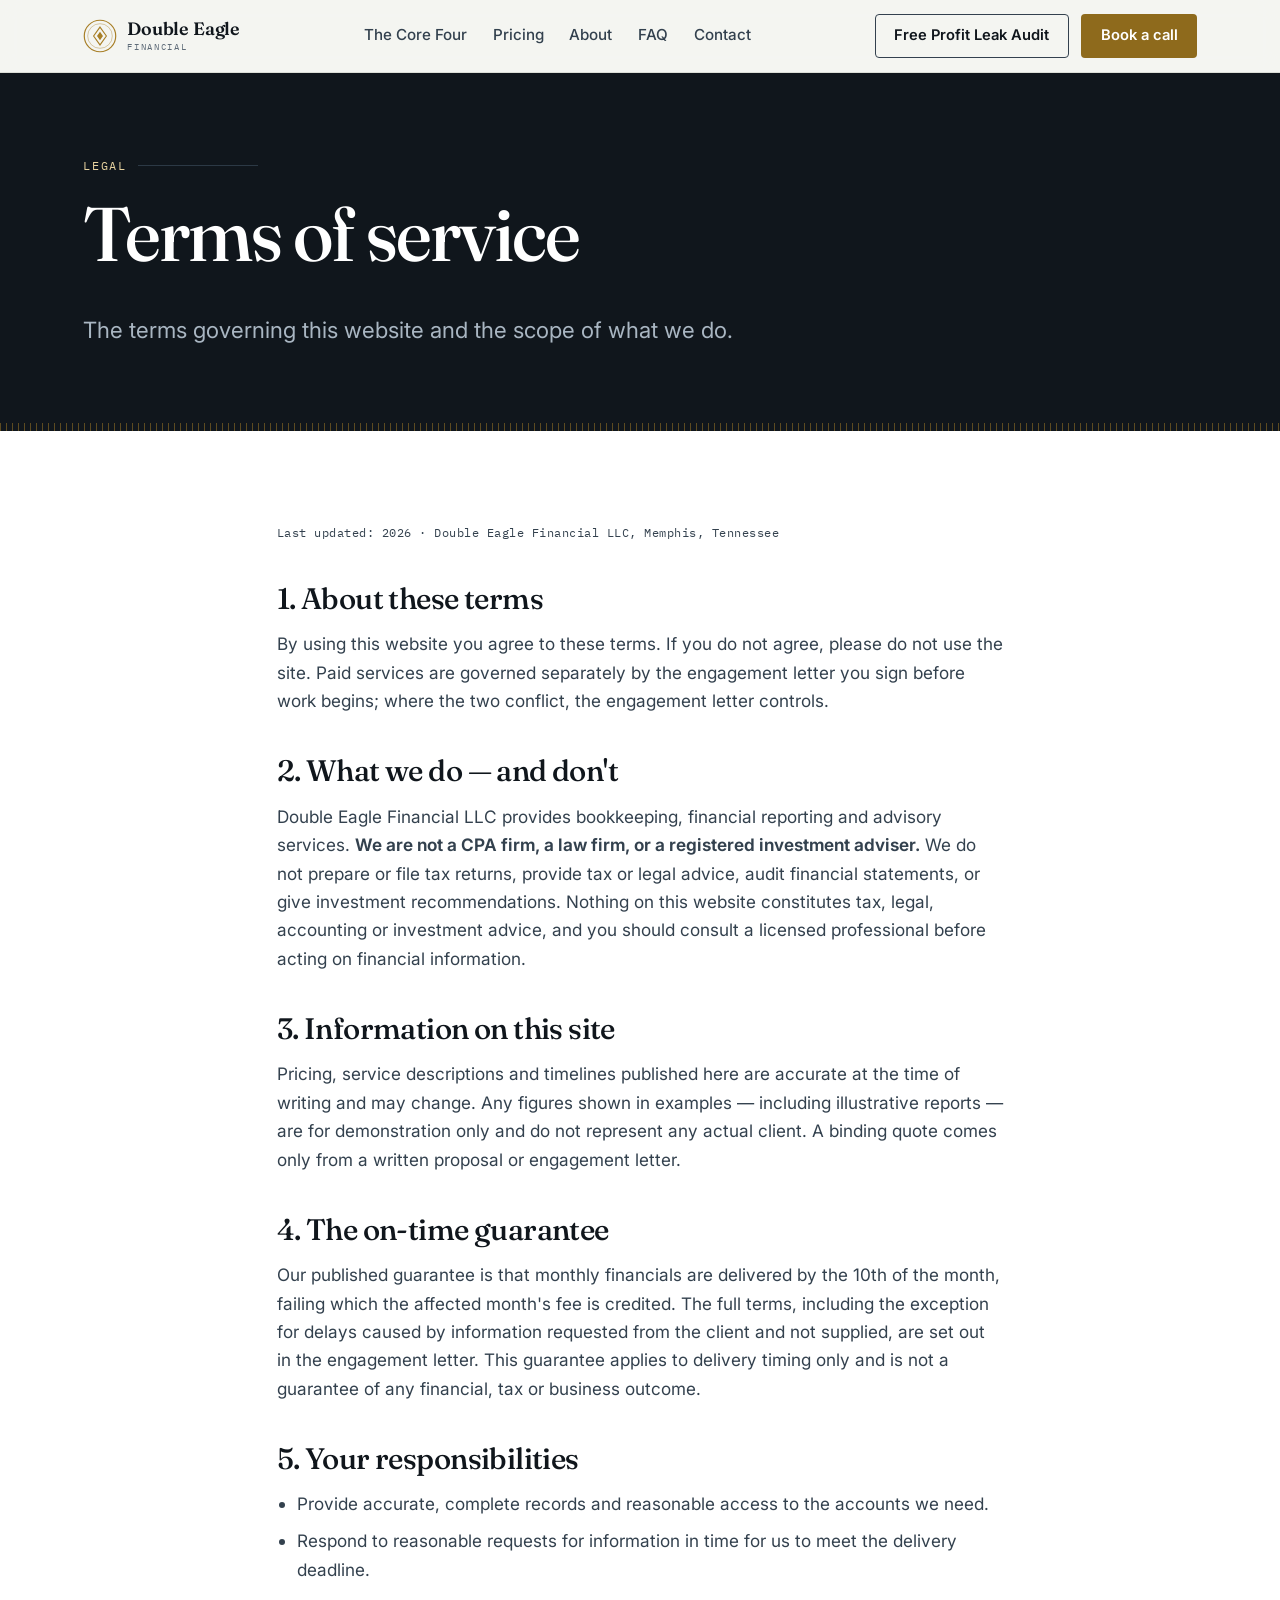
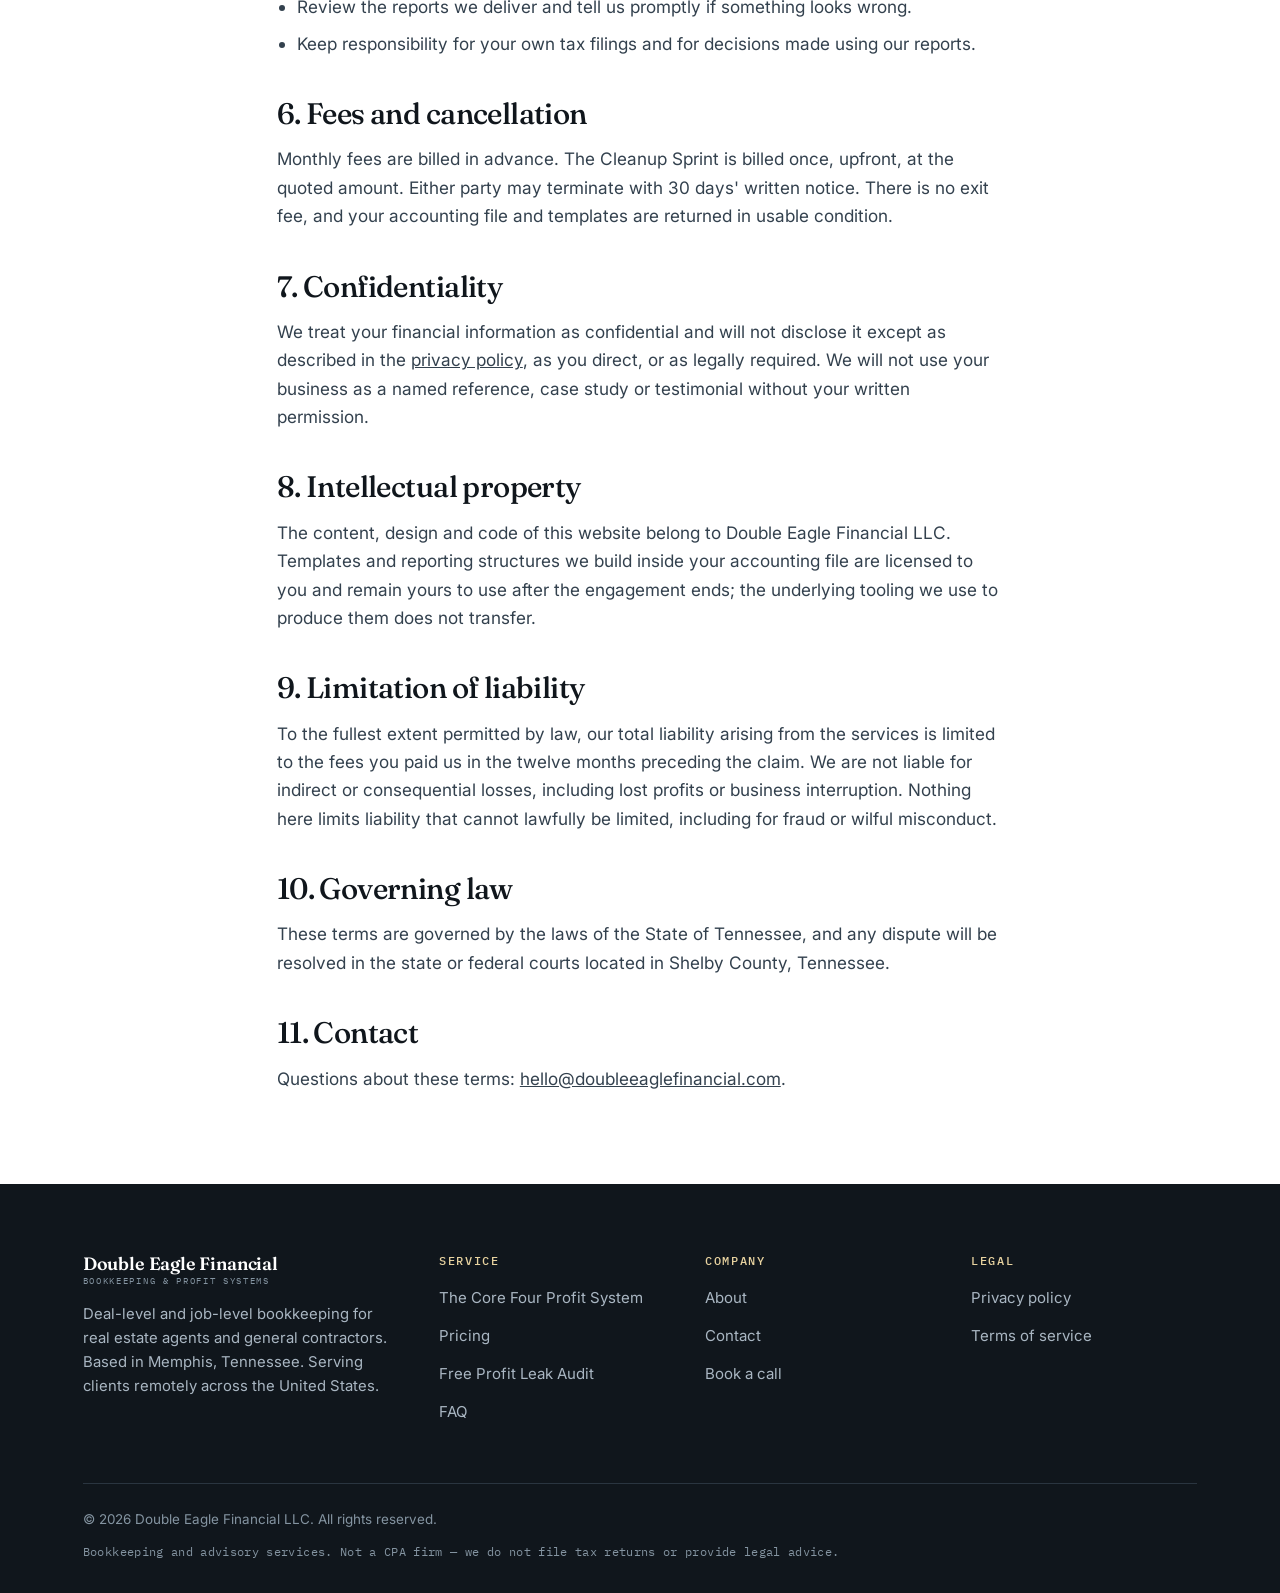
<file: terms.html>
<!DOCTYPE html>
<html lang="en">
<head>
<meta charset="utf-8">
<meta name="viewport" content="width=device-width, initial-scale=1">
<title>Terms of Service | Double Eagle Financial</title>
<meta name="description" content="The terms that govern use of this website and our bookkeeping services.">
<link rel="canonical" href="https://www.doubleeaglefinancial.com/terms.html">
<meta name="robots" content="index, follow">

<meta property="og:type" content="website">
<meta property="og:site_name" content="Double Eagle Financial">
<meta property="og:title" content="Terms of Service | Double Eagle Financial">
<meta property="og:description" content="The terms that govern use of this website and our bookkeeping services.">
<meta property="og:url" content="https://www.doubleeaglefinancial.com/terms.html">
<meta property="og:image" content="https://www.doubleeaglefinancial.com/assets/img/og-card.svg">
<meta name="twitter:card" content="summary_large_image">

<link rel="icon" href="/assets/img/favicon.svg" type="image/svg+xml">
<link rel="apple-touch-icon" href="/assets/img/favicon.svg">
<meta name="theme-color" content="#10161C">

<link rel="preconnect" href="https://fonts.googleapis.com">
<link rel="preconnect" href="https://fonts.gstatic.com" crossorigin>
<link rel="preload" as="style" href="https://fonts.googleapis.com/css2?family=Fraunces:ital,opsz,wght@0,9..144,400..600;1,9..144,400..500&family=Inter:wght@400..700&family=IBM+Plex+Mono:wght@400;500&display=swap">
<link rel="stylesheet" href="https://fonts.googleapis.com/css2?family=Fraunces:ital,opsz,wght@0,9..144,400..600;1,9..144,400..500&family=Inter:wght@400..700&family=IBM+Plex+Mono:wght@400;500&display=swap" media="print" onload="this.media='all'">
<noscript><link rel="stylesheet" href="https://fonts.googleapis.com/css2?family=Fraunces:ital,opsz,wght@0,9..144,400..600;1,9..144,400..500&family=Inter:wght@400..700&family=IBM+Plex+Mono:wght@400;500&display=swap"></noscript>

<script>document.documentElement.className+=" js";</script>
<link rel="stylesheet" href="/assets/css/styles.css">
<script src="/assets/js/config.js"></script>

</head>
<body data-page="terms">
<a class="skip-link" href="#main">Skip to content</a>

<header class="site-header">
  <div class="wrap header-inner">
    <a class="logo" href="/" aria-label="Double Eagle Financial — home">
      <svg class="logo-mark" viewBox="0 0 40 40" fill="none" aria-hidden="true" focusable="false">
        <circle cx="20" cy="20" r="18.5" stroke="#A87F26" stroke-width="1.4"/>
        <circle cx="20" cy="20" r="14.5" stroke="#A87F26" stroke-width="0.8" opacity="0.6"/>
        <path d="M20 9.5 L27.5 20 L20 30.5 L12.5 20 Z" stroke="#A87F26" stroke-width="1.3" fill="none"/>
        <path d="M20 15 L23.5 20 L20 25 L16.5 20 Z" fill="#A87F26"/>
      </svg>
      <span class="logo-text">
        <span class="logo-name">Double Eagle</span>
        <span class="logo-sub">Financial</span>
      </span>
    </a>

    <nav class="nav" id="primary-nav" aria-label="Main">
      <a href="/the-core-four.html">The Core Four</a>
      <a href="/pricing.html">Pricing</a>
      <a href="/about.html">About</a>
      <a href="/faq.html">FAQ</a>
      <a href="/contact.html">Contact</a>
    </nav>

    <div class="header-cta">
      <a class="btn btn--ghost" href="/profit-leak-audit.html" data-cta="lead-magnet" data-cta-location="header">Free Profit Leak Audit</a>
      <a class="btn btn--primary" href="/book-a-call.html" data-cta="book-call" data-cta-location="header">Book a call</a>
      <button class="nav-toggle" type="button" aria-expanded="false" aria-controls="primary-nav" aria-label="Open menu">
        <span></span>
      </button>
    </div>
  </div>
</header>

<main id="main">
<section class="page-head">
  <div class="wrap">
    <p class="eyebrow">Legal</p>
    <h1>Terms of service</h1>
    <p class="lede">The terms governing this website and the scope of what we do.</p>
  </div>
</section>

<section class="section section--white">
  <div class="wrap wrap--narrow prose">
    <p class="updated">Last updated: 2026 · Double Eagle Financial LLC, Memphis, Tennessee</p>

    <h2>1. About these terms</h2>
    <p>By using this website you agree to these terms. If you do not agree, please do not use the site. Paid services are governed separately by the engagement letter you sign before work begins; where the two conflict, the engagement letter controls.</p>

    <h2>2. What we do — and don't</h2>
    <p>Double Eagle Financial LLC provides bookkeeping, financial reporting and advisory services. <strong>We are not a CPA firm, a law firm, or a registered investment adviser.</strong> We do not prepare or file tax returns, provide tax or legal advice, audit financial statements, or give investment recommendations. Nothing on this website constitutes tax, legal, accounting or investment advice, and you should consult a licensed professional before acting on financial information.</p>

    <h2>3. Information on this site</h2>
    <p>Pricing, service descriptions and timelines published here are accurate at the time of writing and may change. Any figures shown in examples — including illustrative reports — are for demonstration only and do not represent any actual client. A binding quote comes only from a written proposal or engagement letter.</p>

    <h2>4. The on-time guarantee</h2>
    <p>Our published guarantee is that monthly financials are delivered by the 10th of the month, failing which the affected month's fee is credited. The full terms, including the exception for delays caused by information requested from the client and not supplied, are set out in the engagement letter. This guarantee applies to delivery timing only and is not a guarantee of any financial, tax or business outcome.</p>

    <h2>5. Your responsibilities</h2>
    <ul>
      <li>Provide accurate, complete records and reasonable access to the accounts we need.</li>
      <li>Respond to reasonable requests for information in time for us to meet the delivery deadline.</li>
      <li>Review the reports we deliver and tell us promptly if something looks wrong.</li>
      <li>Keep responsibility for your own tax filings and for decisions made using our reports.</li>
    </ul>

    <h2>6. Fees and cancellation</h2>
    <p>Monthly fees are billed in advance. The Cleanup Sprint is billed once, upfront, at the quoted amount. Either party may terminate with 30 days' written notice. There is no exit fee, and your accounting file and templates are returned in usable condition.</p>

    <h2>7. Confidentiality</h2>
    <p>We treat your financial information as confidential and will not disclose it except as described in the <a href="/privacy.html">privacy policy</a>, as you direct, or as legally required. We will not use your business as a named reference, case study or testimonial without your written permission.</p>

    <h2>8. Intellectual property</h2>
    <p>The content, design and code of this website belong to Double Eagle Financial LLC. Templates and reporting structures we build inside your accounting file are licensed to you and remain yours to use after the engagement ends; the underlying tooling we use to produce them does not transfer.</p>

    <h2>9. Limitation of liability</h2>
    <p>To the fullest extent permitted by law, our total liability arising from the services is limited to the fees you paid us in the twelve months preceding the claim. We are not liable for indirect or consequential losses, including lost profits or business interruption. Nothing here limits liability that cannot lawfully be limited, including for fraud or wilful misconduct.</p>

    <h2>10. Governing law</h2>
    <p>These terms are governed by the laws of the State of Tennessee, and any dispute will be resolved in the state or federal courts located in Shelby County, Tennessee.</p>

    <h2>11. Contact</h2>
    <p>Questions about these terms: <a href="mailto:hello@doubleeaglefinancial.com">hello@doubleeaglefinancial.com</a>.</p>
  </div>
</section>

</main>

<footer class="site-footer">
  <div class="wrap">
    <div class="footer-grid">
      <div class="footer-brand">
        <span class="logo-text">
          <span class="logo-name">Double Eagle Financial</span>
          <span class="logo-sub">Bookkeeping &amp; profit systems</span>
        </span>
        <p class="footer-blurb">Deal-level and job-level bookkeeping for real estate agents and general contractors. Based in Memphis, Tennessee. Serving clients remotely across the United States.</p>
      </div>
      <div>
        <h4>Service</h4>
        <ul>
          <li><a href="/the-core-four.html">The Core Four Profit System</a></li>
          <li><a href="/pricing.html">Pricing</a></li>
          <li><a href="/profit-leak-audit.html">Free Profit Leak Audit</a></li>
          <li><a href="/faq.html">FAQ</a></li>
        </ul>
      </div>
      <div>
        <h4>Company</h4>
        <ul>
          <li><a href="/about.html">About</a></li>
          <li><a href="/contact.html">Contact</a></li>
          <li><a href="/book-a-call.html">Book a call</a></li>
        </ul>
      </div>
      <div>
        <h4>Legal</h4>
        <ul>
          <li><a href="/privacy.html">Privacy policy</a></li>
          <li><a href="/terms.html">Terms of service</a></li>
        </ul>
      </div>
    </div>
    <div class="footer-bottom">
      <span>© 2026 Double Eagle Financial LLC. All rights reserved.</span>
      <span class="footer-legal">Bookkeeping and advisory services. Not a CPA firm — we do not file tax returns or provide legal advice.</span>
    </div>
  </div>
</footer>

<div class="sticky-cta" aria-hidden="false">
  <a class="btn btn--primary" href="/profit-leak-audit.html" data-cta="lead-magnet" data-cta-location="sticky">Get my free Profit Leak Audit</a>
</div>

<script src="/assets/js/main.js" defer></script>
</body>
</html>
</file>
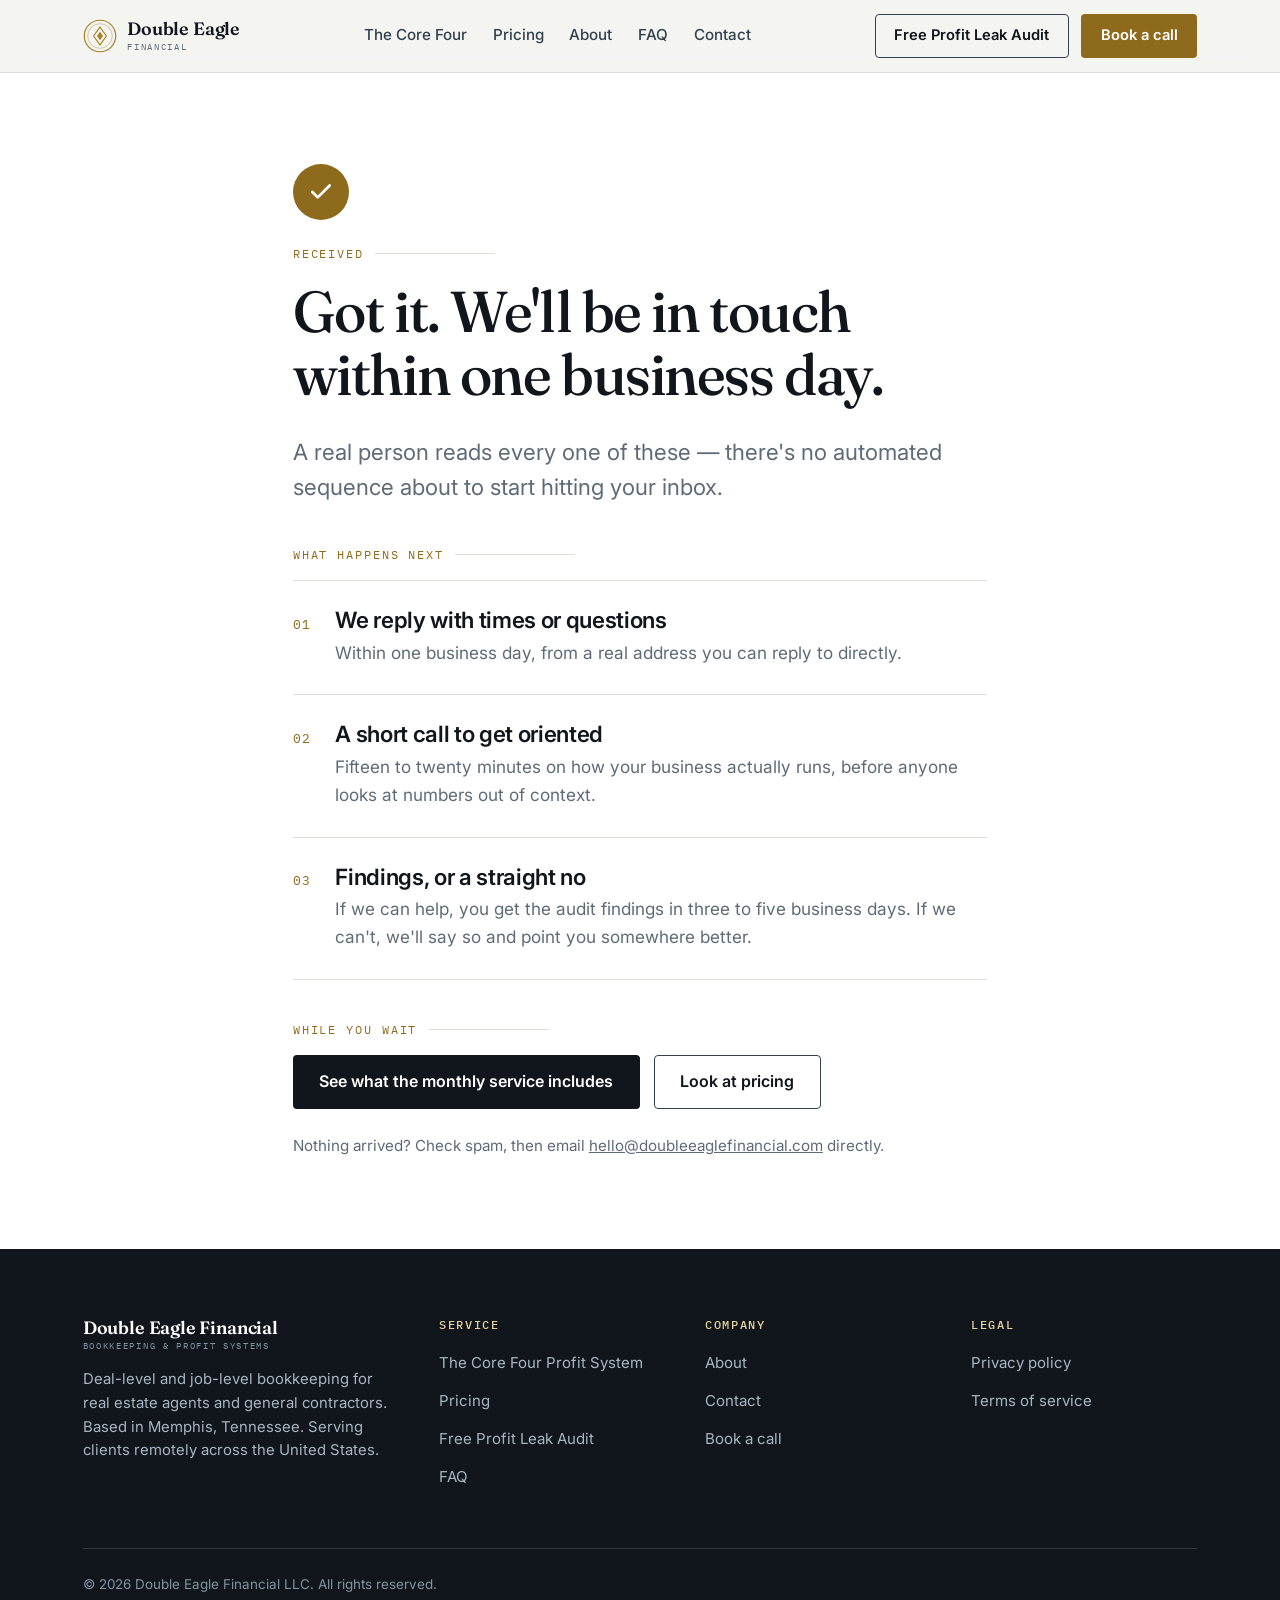
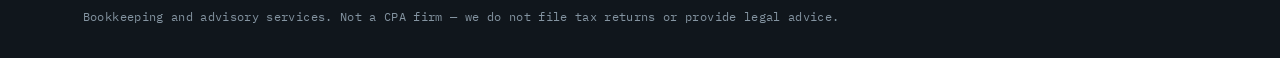
<file: thank-you.html>
<!DOCTYPE html>
<html lang="en">
<head>
<meta charset="utf-8">
<meta name="viewport" content="width=device-width, initial-scale=1">
<title>Request received | Double Eagle Financial</title>
<meta name="description" content="We've received your request and will be in touch within one business day.">
<link rel="canonical" href="https://www.doubleeaglefinancial.com/thank-you.html">
<meta name="robots" content="noindex, follow">

<meta property="og:type" content="website">
<meta property="og:site_name" content="Double Eagle Financial">
<meta property="og:title" content="Request received | Double Eagle Financial">
<meta property="og:description" content="We've received your request and will be in touch within one business day.">
<meta property="og:url" content="https://www.doubleeaglefinancial.com/thank-you.html">
<meta property="og:image" content="https://www.doubleeaglefinancial.com/assets/img/og-card.svg">
<meta name="twitter:card" content="summary_large_image">

<link rel="icon" href="/assets/img/favicon.svg" type="image/svg+xml">
<link rel="apple-touch-icon" href="/assets/img/favicon.svg">
<meta name="theme-color" content="#10161C">

<link rel="preconnect" href="https://fonts.googleapis.com">
<link rel="preconnect" href="https://fonts.gstatic.com" crossorigin>
<link rel="preload" as="style" href="https://fonts.googleapis.com/css2?family=Fraunces:ital,opsz,wght@0,9..144,400..600;1,9..144,400..500&family=Inter:wght@400..700&family=IBM+Plex+Mono:wght@400;500&display=swap">
<link rel="stylesheet" href="https://fonts.googleapis.com/css2?family=Fraunces:ital,opsz,wght@0,9..144,400..600;1,9..144,400..500&family=Inter:wght@400..700&family=IBM+Plex+Mono:wght@400;500&display=swap" media="print" onload="this.media='all'">
<noscript><link rel="stylesheet" href="https://fonts.googleapis.com/css2?family=Fraunces:ital,opsz,wght@0,9..144,400..600;1,9..144,400..500&family=Inter:wght@400..700&family=IBM+Plex+Mono:wght@400;500&display=swap"></noscript>

<script>document.documentElement.className+=" js";</script>
<link rel="stylesheet" href="/assets/css/styles.css">
<script src="/assets/js/config.js"></script>

</head>
<body data-page="thank-you">
<a class="skip-link" href="#main">Skip to content</a>

<header class="site-header">
  <div class="wrap header-inner">
    <a class="logo" href="/" aria-label="Double Eagle Financial — home">
      <svg class="logo-mark" viewBox="0 0 40 40" fill="none" aria-hidden="true" focusable="false">
        <circle cx="20" cy="20" r="18.5" stroke="#A87F26" stroke-width="1.4"/>
        <circle cx="20" cy="20" r="14.5" stroke="#A87F26" stroke-width="0.8" opacity="0.6"/>
        <path d="M20 9.5 L27.5 20 L20 30.5 L12.5 20 Z" stroke="#A87F26" stroke-width="1.3" fill="none"/>
        <path d="M20 15 L23.5 20 L20 25 L16.5 20 Z" fill="#A87F26"/>
      </svg>
      <span class="logo-text">
        <span class="logo-name">Double Eagle</span>
        <span class="logo-sub">Financial</span>
      </span>
    </a>

    <nav class="nav" id="primary-nav" aria-label="Main">
      <a href="/the-core-four.html">The Core Four</a>
      <a href="/pricing.html">Pricing</a>
      <a href="/about.html">About</a>
      <a href="/faq.html">FAQ</a>
      <a href="/contact.html">Contact</a>
    </nav>

    <div class="header-cta">
      <a class="btn btn--ghost" href="/profit-leak-audit.html" data-cta="lead-magnet" data-cta-location="header">Free Profit Leak Audit</a>
      <a class="btn btn--primary" href="/book-a-call.html" data-cta="book-call" data-cta-location="header" data-cal-trigger>Book a call</a>
      <button class="nav-toggle" type="button" aria-expanded="false" aria-controls="primary-nav" aria-label="Open menu">
        <span></span>
      </button>
    </div>
  </div>
</header>

<main id="main">
<section class="section section--white" style="min-height:60vh;display:flex;align-items:center">
  <div class="wrap wrap--narrow">
    <div class="tick">
      <svg width="26" height="26" viewBox="0 0 24 24" fill="none" stroke="currentColor" stroke-width="2.5" stroke-linecap="round" stroke-linejoin="round" aria-hidden="true"><path d="M20 6L9 17l-5-5"/></svg>
    </div>
    <p class="eyebrow">Received</p>
    <h1 style="font-size:var(--step-4)">Got it. We'll be in touch within one business day.</h1>
    <p class="lede">A real person reads every one of these — there's no automated sequence about to start hitting your inbox.</p>

    <div style="margin-top:2.5rem">
      <p class="eyebrow">What happens next</p>
      <div class="steps">
        <div class="step">
          <div><h3>We reply with times or questions</h3><p>Within one business day, from a real address you can reply to directly.</p></div>
        </div>
        <div class="step">
          <div><h3>A short call to get oriented</h3><p>Fifteen to twenty minutes on how your business actually runs, before anyone looks at numbers out of context.</p></div>
        </div>
        <div class="step">
          <div><h3>Findings, or a straight no</h3><p>If we can help, you get the audit findings in three to five business days. If we can't, we'll say so and point you somewhere better.</p></div>
        </div>
      </div>
    </div>

    <div style="margin-top:2.5rem">
      <p class="eyebrow">While you wait</p>
      <div class="btn-row">
        <a class="btn btn--dark" href="/the-core-four.html" data-cta="offer-page" data-cta-location="thank-you">See what the monthly service includes</a>
        <a class="btn btn--ghost" href="/pricing.html" data-cta="pricing" data-cta-location="thank-you">Look at pricing</a>
      </div>
      <p style="margin-top:1.5rem;color:var(--muted);font-size:.95rem">Nothing arrived? Check spam, then email <a href="mailto:hello@doubleeaglefinancial.com">hello@doubleeaglefinancial.com</a> directly.</p>
    </div>
  </div>
</section>

</main>

<footer class="site-footer">
  <div class="wrap">
    <div class="footer-grid">
      <div class="footer-brand">
        <span class="logo-text">
          <span class="logo-name">Double Eagle Financial</span>
          <span class="logo-sub">Bookkeeping &amp; profit systems</span>
        </span>
        <p class="footer-blurb">Deal-level and job-level bookkeeping for real estate agents and general contractors. Based in Memphis, Tennessee. Serving clients remotely across the United States.</p>
      </div>
      <div>
        <h4>Service</h4>
        <ul>
          <li><a href="/the-core-four.html">The Core Four Profit System</a></li>
          <li><a href="/pricing.html">Pricing</a></li>
          <li><a href="/profit-leak-audit.html">Free Profit Leak Audit</a></li>
          <li><a href="/faq.html">FAQ</a></li>
        </ul>
      </div>
      <div>
        <h4>Company</h4>
        <ul>
          <li><a href="/about.html">About</a></li>
          <li><a href="/contact.html">Contact</a></li>
          <li><a href="/book-a-call.html">Book a call</a></li>
        </ul>
      </div>
      <div>
        <h4>Legal</h4>
        <ul>
          <li><a href="/privacy.html">Privacy policy</a></li>
          <li><a href="/terms.html">Terms of service</a></li>
        </ul>
      </div>
    </div>
    <div class="footer-bottom">
      <span>© 2026 Double Eagle Financial LLC. All rights reserved.</span>
      <span class="footer-legal">Bookkeeping and advisory services. Not a CPA firm — we do not file tax returns or provide legal advice.</span>
    </div>
  </div>
</footer>

<div class="sticky-cta" aria-hidden="false">
  <a class="btn btn--primary" href="/profit-leak-audit.html" data-cta="lead-magnet" data-cta-location="sticky">Get my free Profit Leak Audit</a>
</div>

<script src="/assets/js/main.js" defer></script>
</body>
</html>
</file>
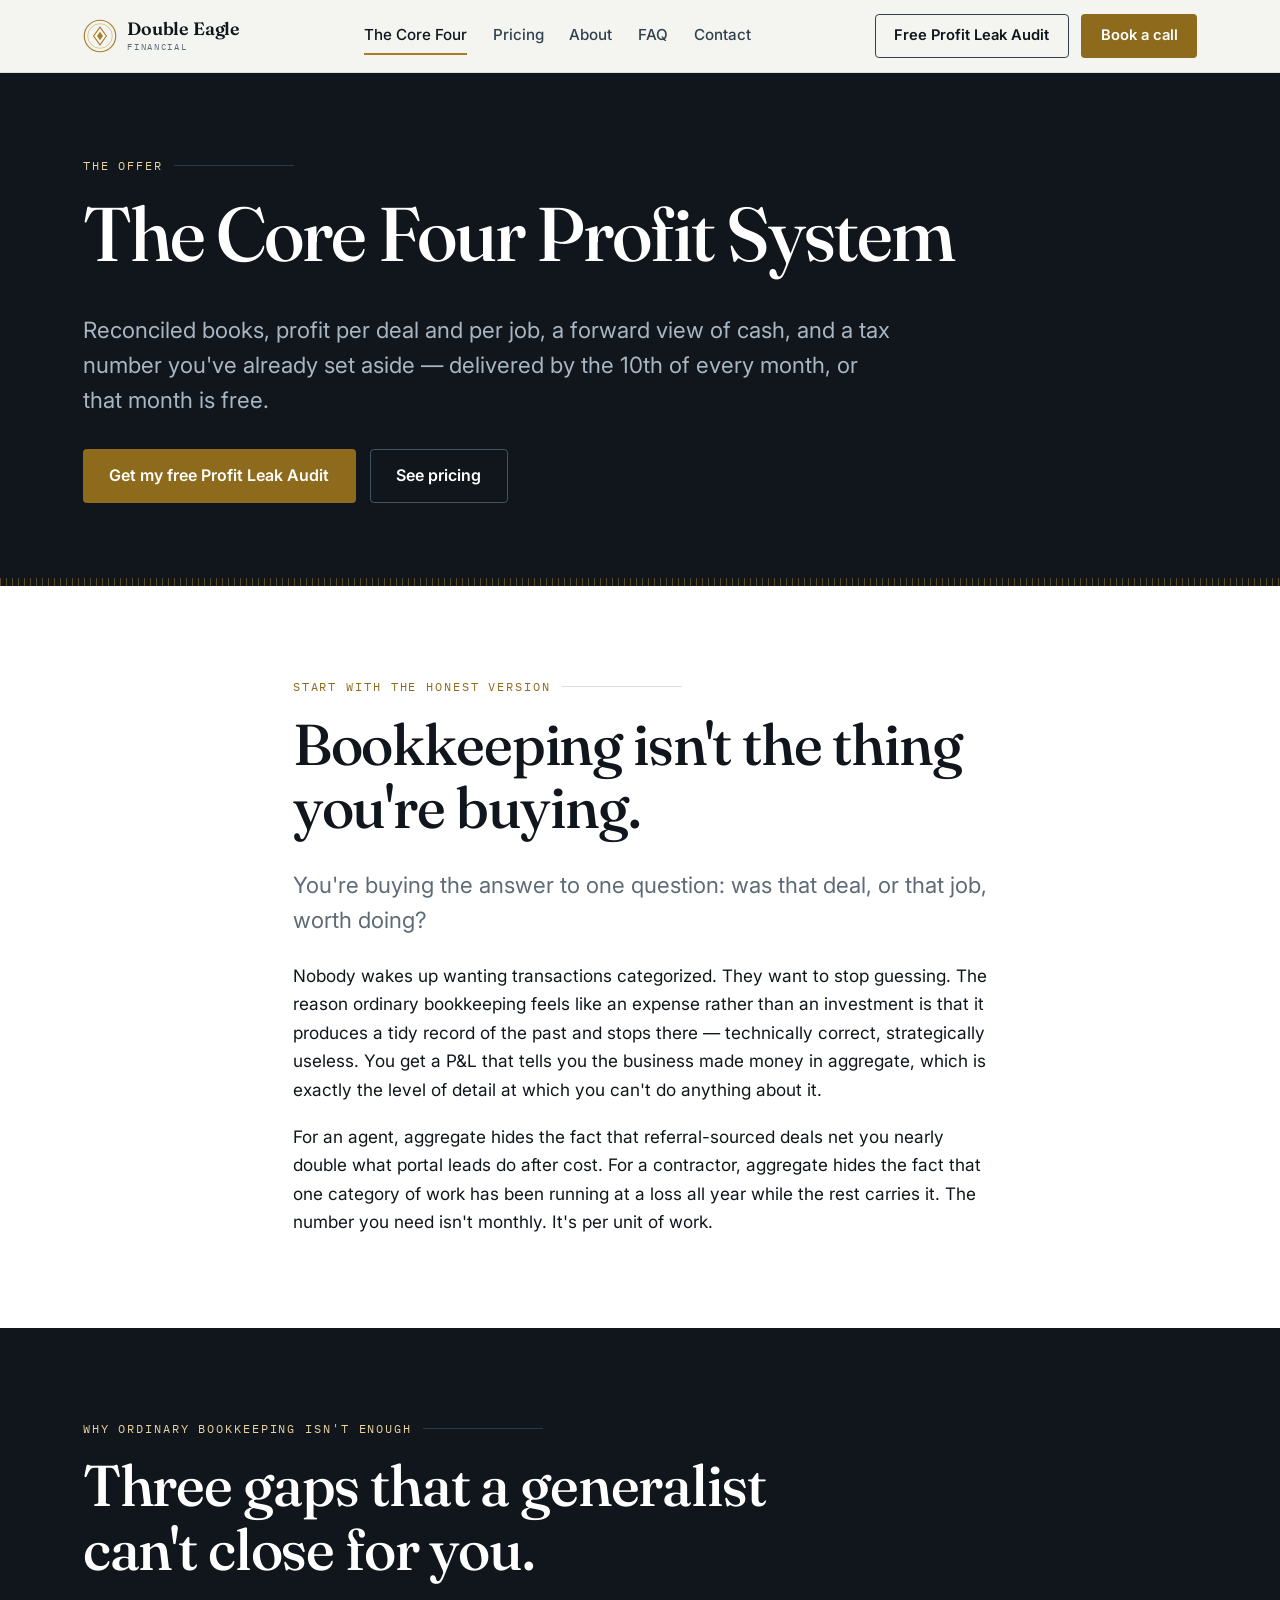
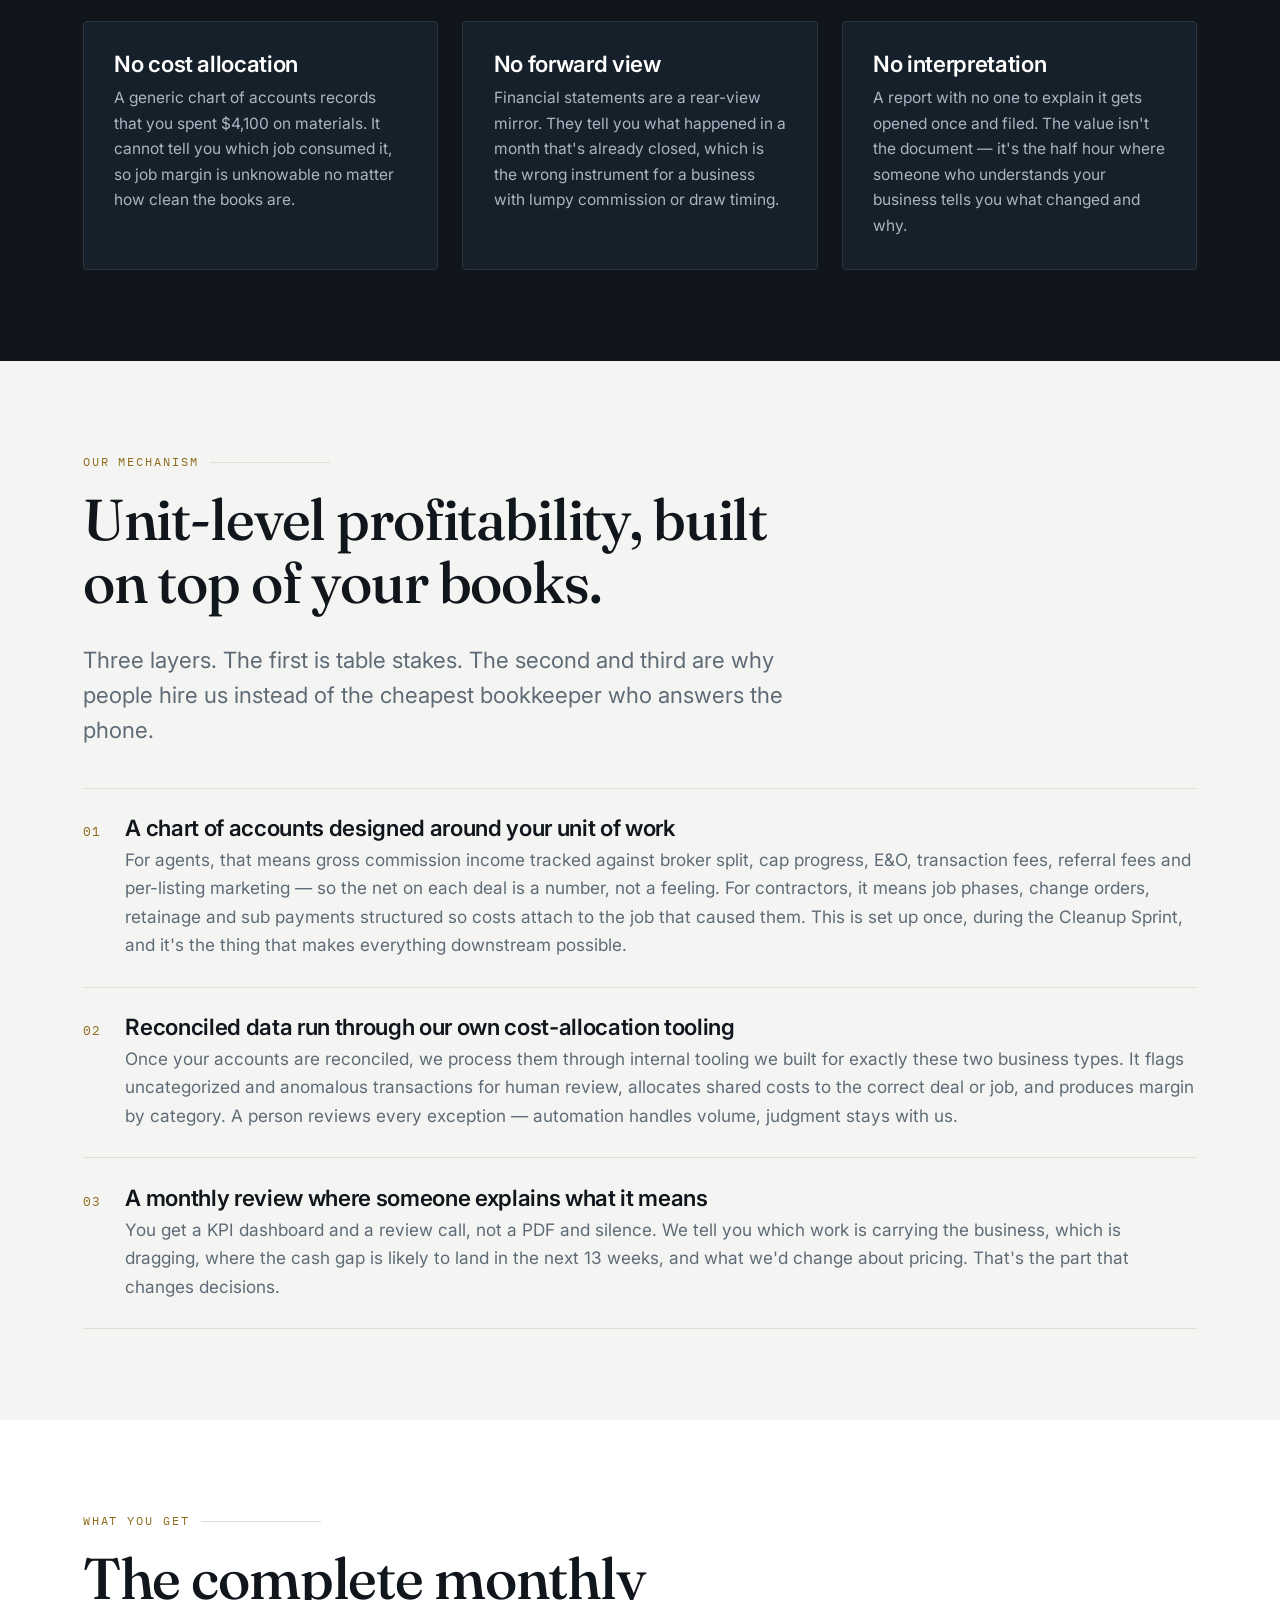
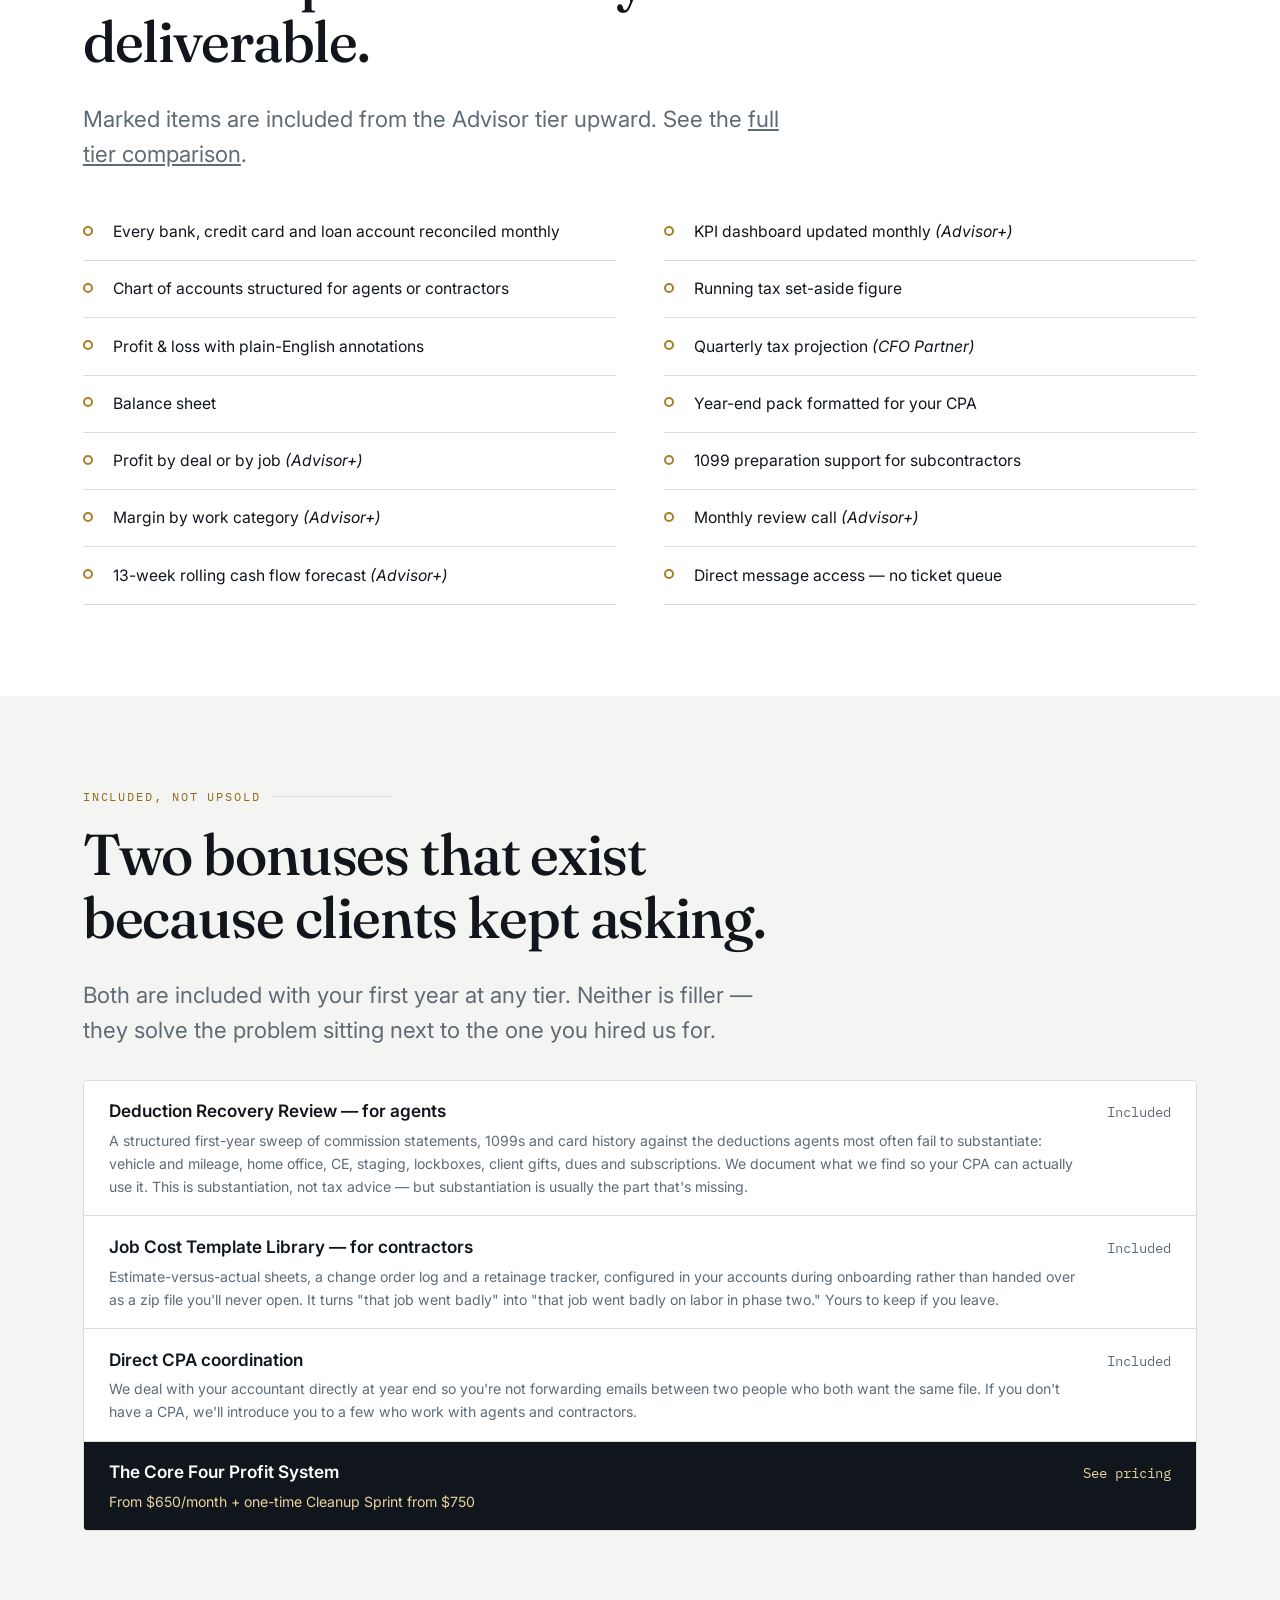
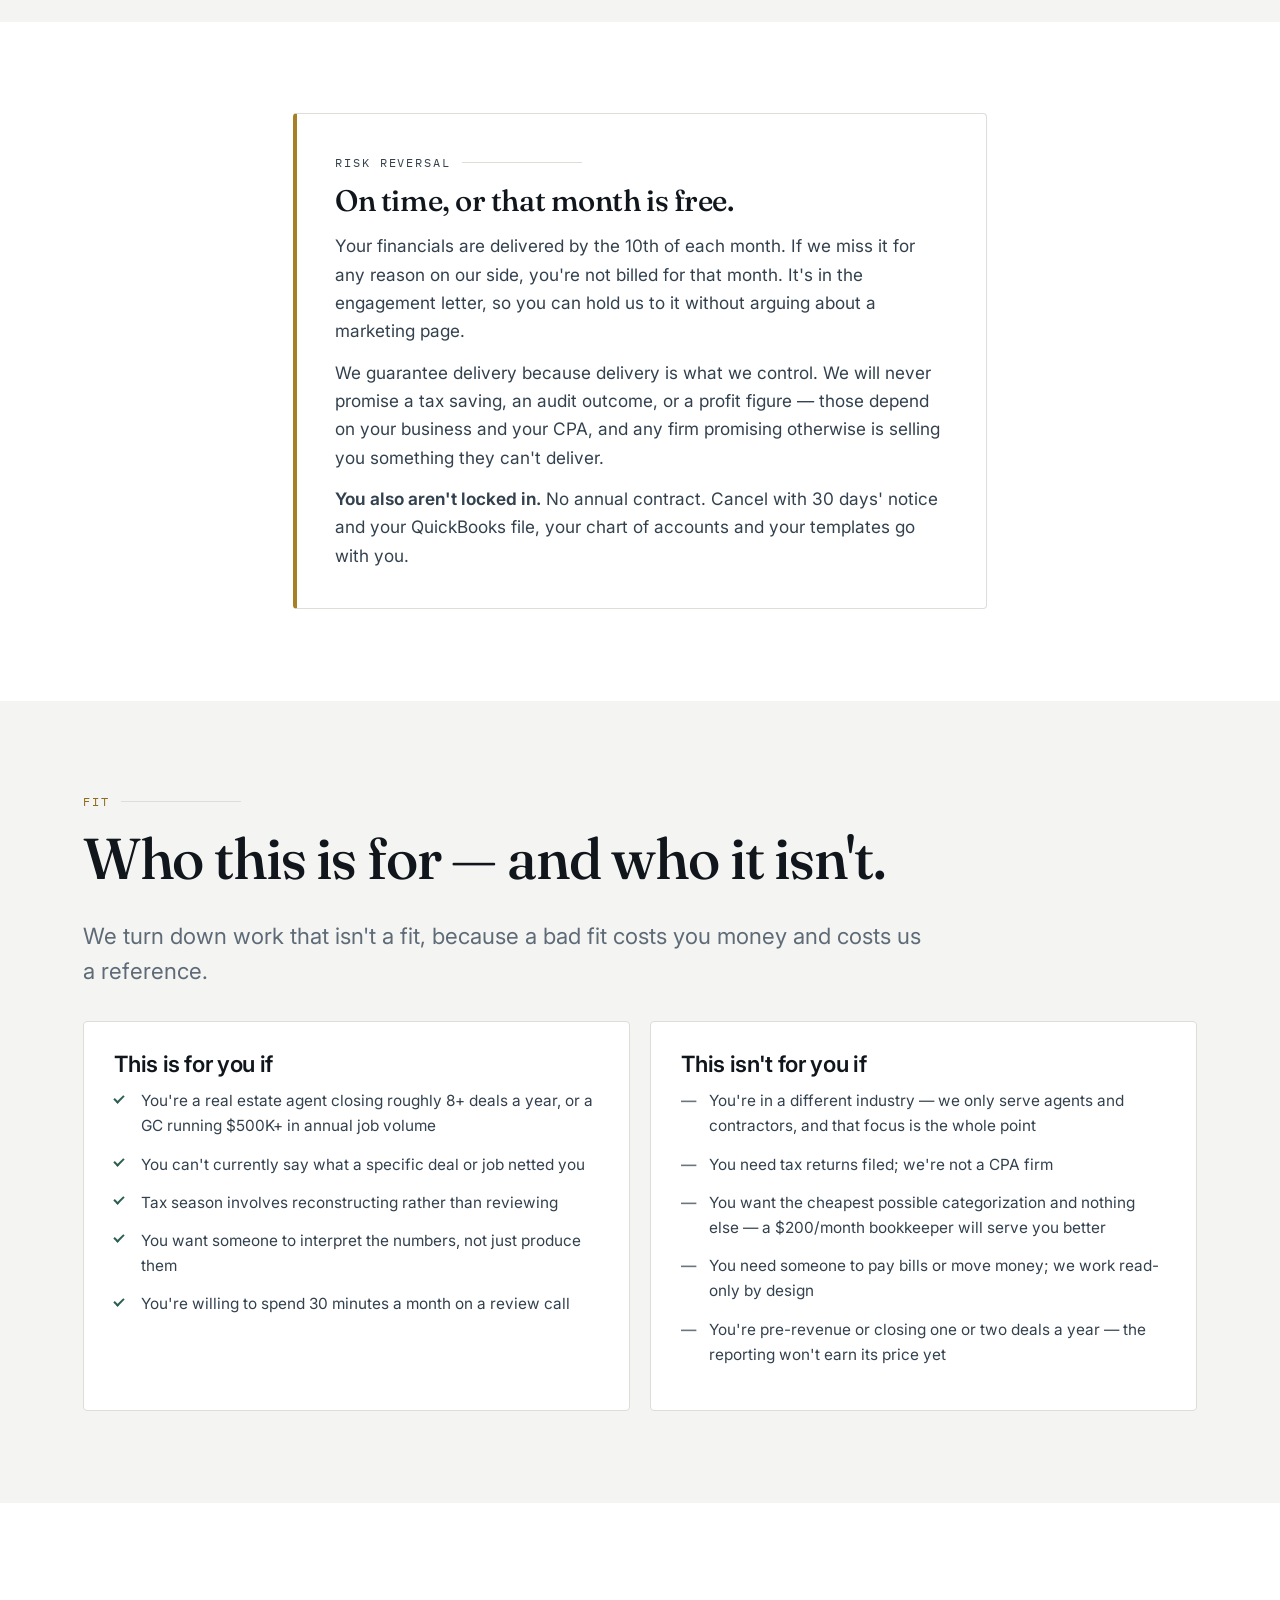
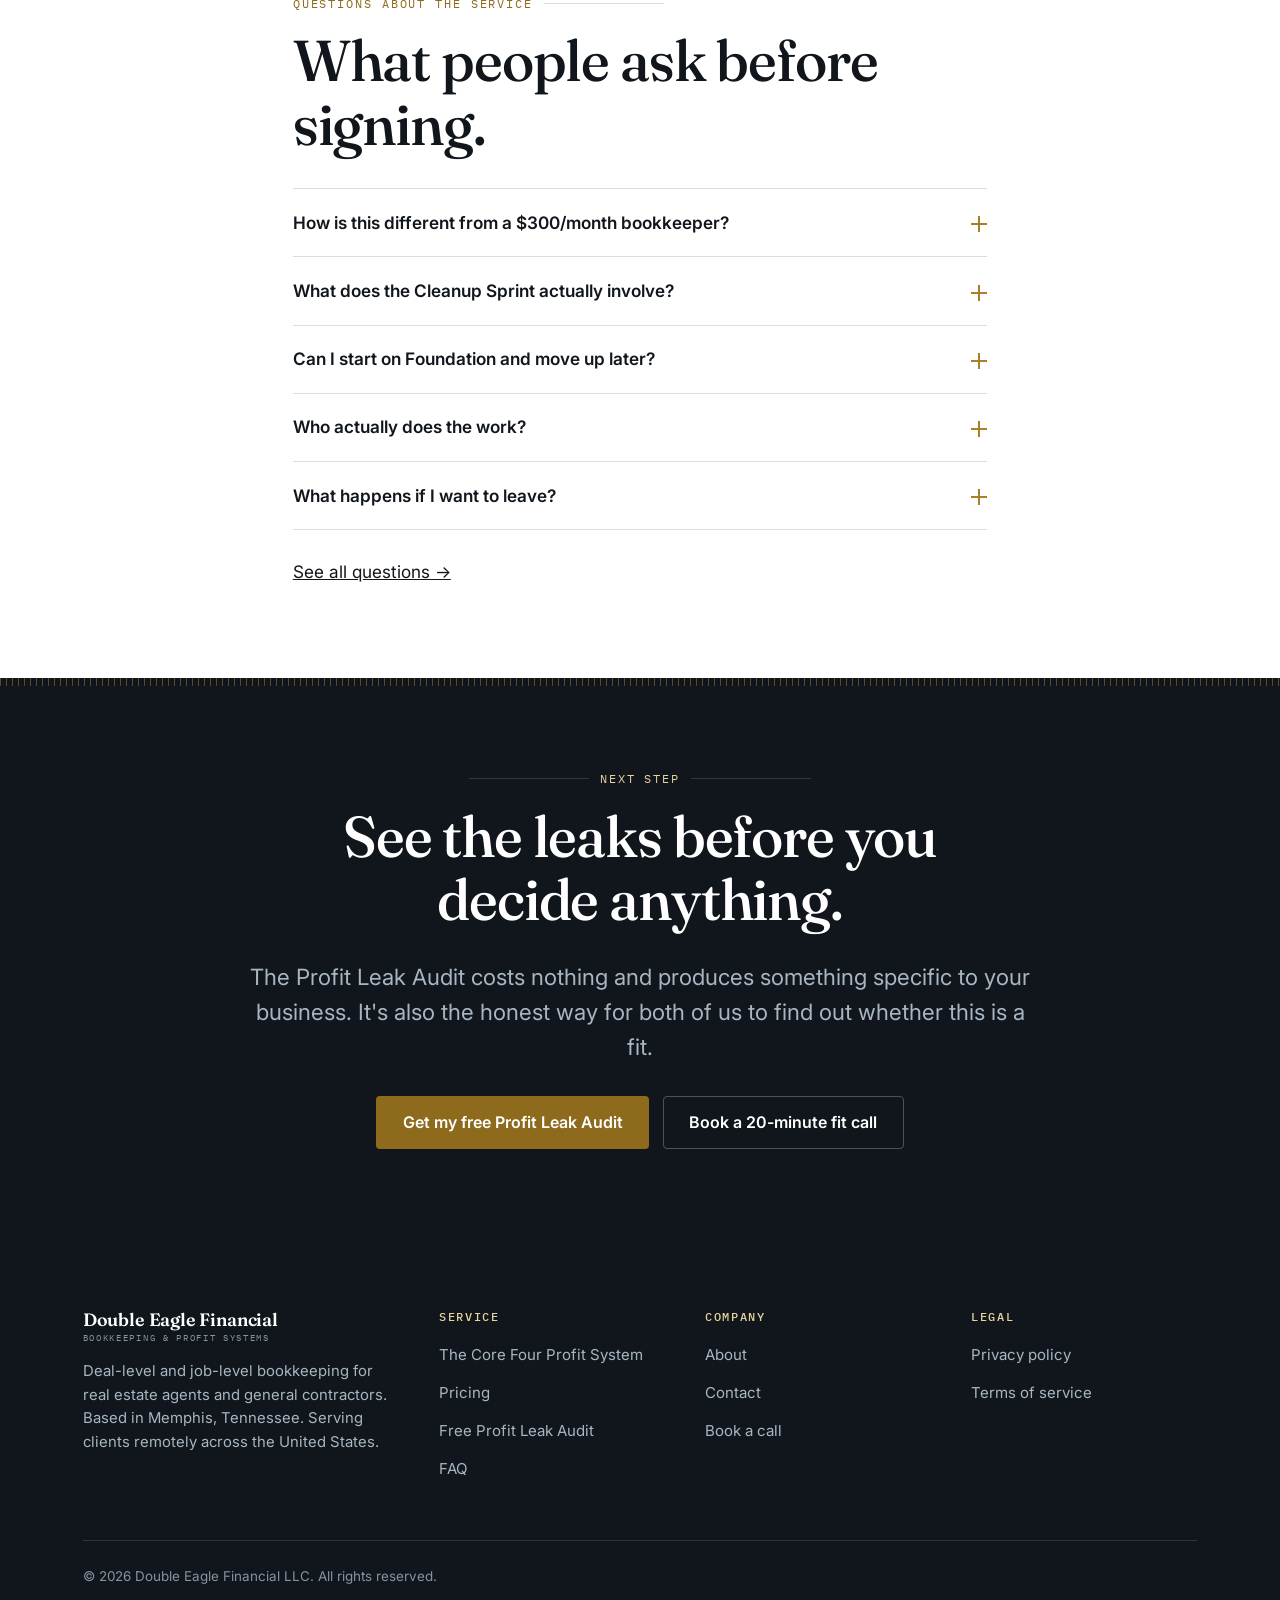
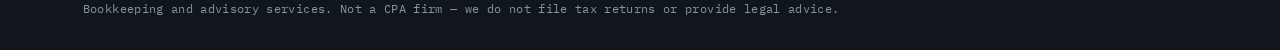
<file: the-core-four.html>
<!DOCTYPE html>
<html lang="en">
<head>
<meta charset="utf-8">
<meta name="viewport" content="width=device-width, initial-scale=1">
<title>The Core Four Profit System | Double Eagle Financial</title>
<meta name="description" content="A complete financial system for agents and contractors: reconciled books, profit per deal and per job, 13-week cash flow, year-round tax readiness. By the 10th or free.">
<link rel="canonical" href="https://www.doubleeaglefinancial.com/the-core-four.html">
<meta name="robots" content="index, follow">

<meta property="og:type" content="website">
<meta property="og:site_name" content="Double Eagle Financial">
<meta property="og:title" content="The Core Four Profit System | Double Eagle Financial">
<meta property="og:description" content="A complete financial system for agents and contractors: reconciled books, profit per deal and per job, 13-week cash flow, year-round tax readiness. By the 10th or free.">
<meta property="og:url" content="https://www.doubleeaglefinancial.com/the-core-four.html">
<meta property="og:image" content="https://www.doubleeaglefinancial.com/assets/img/og-card.svg">
<meta name="twitter:card" content="summary_large_image">

<link rel="icon" href="/assets/img/favicon.svg" type="image/svg+xml">
<link rel="apple-touch-icon" href="/assets/img/favicon.svg">
<meta name="theme-color" content="#10161C">

<link rel="preconnect" href="https://fonts.googleapis.com">
<link rel="preconnect" href="https://fonts.gstatic.com" crossorigin>
<link rel="preload" as="style" href="https://fonts.googleapis.com/css2?family=Fraunces:ital,opsz,wght@0,9..144,400..600;1,9..144,400..500&family=Inter:wght@400..700&family=IBM+Plex+Mono:wght@400;500&display=swap">
<link rel="stylesheet" href="https://fonts.googleapis.com/css2?family=Fraunces:ital,opsz,wght@0,9..144,400..600;1,9..144,400..500&family=Inter:wght@400..700&family=IBM+Plex+Mono:wght@400;500&display=swap" media="print" onload="this.media='all'">
<noscript><link rel="stylesheet" href="https://fonts.googleapis.com/css2?family=Fraunces:ital,opsz,wght@0,9..144,400..600;1,9..144,400..500&family=Inter:wght@400..700&family=IBM+Plex+Mono:wght@400;500&display=swap"></noscript>

<script>document.documentElement.className+=" js";</script>
<link rel="stylesheet" href="/assets/css/styles.css">
<script src="/assets/js/config.js"></script>

</head>
<body data-page="offer">
<a class="skip-link" href="#main">Skip to content</a>

<header class="site-header">
  <div class="wrap header-inner">
    <a class="logo" href="/" aria-label="Double Eagle Financial — home">
      <svg class="logo-mark" viewBox="0 0 40 40" fill="none" aria-hidden="true" focusable="false">
        <circle cx="20" cy="20" r="18.5" stroke="#A87F26" stroke-width="1.4"/>
        <circle cx="20" cy="20" r="14.5" stroke="#A87F26" stroke-width="0.8" opacity="0.6"/>
        <path d="M20 9.5 L27.5 20 L20 30.5 L12.5 20 Z" stroke="#A87F26" stroke-width="1.3" fill="none"/>
        <path d="M20 15 L23.5 20 L20 25 L16.5 20 Z" fill="#A87F26"/>
      </svg>
      <span class="logo-text">
        <span class="logo-name">Double Eagle</span>
        <span class="logo-sub">Financial</span>
      </span>
    </a>

    <nav class="nav" id="primary-nav" aria-label="Main">
      <a href="/the-core-four.html" aria-current="page">The Core Four</a>
      <a href="/pricing.html">Pricing</a>
      <a href="/about.html">About</a>
      <a href="/faq.html">FAQ</a>
      <a href="/contact.html">Contact</a>
    </nav>

    <div class="header-cta">
      <a class="btn btn--ghost" href="/profit-leak-audit.html" data-cta="lead-magnet" data-cta-location="header">Free Profit Leak Audit</a>
      <a class="btn btn--primary" href="/book-a-call.html" data-cta="book-call" data-cta-location="header">Book a call</a>
      <button class="nav-toggle" type="button" aria-expanded="false" aria-controls="primary-nav" aria-label="Open menu">
        <span></span>
      </button>
    </div>
  </div>
</header>

<main id="main">
<section class="page-head">
  <div class="wrap">
    <p class="eyebrow">The offer</p>
    <h1>The Core Four Profit System</h1>
    <p class="lede">Reconciled books, profit per deal and per job, a forward view of cash, and a tax number you've already set aside — delivered by the 10th of every month, or that month is free.</p>
    <div class="btn-row" style="margin-top:2rem">
      <a class="btn btn--primary" href="/profit-leak-audit.html" data-cta="lead-magnet" data-cta-location="offer-hero">Get my free Profit Leak Audit</a>
      <a class="btn btn--ghost" href="/pricing.html" data-cta="pricing" data-cta-location="offer-hero">See pricing</a>
    </div>
  </div>
</section>

<section class="section section--white">
  <div class="wrap wrap--narrow">
    <p class="eyebrow">Start with the honest version</p>
    <h2>Bookkeeping isn't the thing you're buying.</h2>
    <p class="lede">You're buying the answer to one question: was that deal, or that job, worth doing?</p>
    <p style="margin-top:1.5rem">Nobody wakes up wanting transactions categorized. They want to stop guessing. The reason ordinary bookkeeping feels like an expense rather than an investment is that it produces a tidy record of the past and stops there — technically correct, strategically useless. You get a P&amp;L that tells you the business made money in aggregate, which is exactly the level of detail at which you can't do anything about it.</p>
    <p>For an agent, aggregate hides the fact that referral-sourced deals net you nearly double what portal leads do after cost. For a contractor, aggregate hides the fact that one category of work has been running at a loss all year while the rest carries it. The number you need isn't monthly. It's per unit of work.</p>
  </div>
</section>

<section class="section section--ink">
  <div class="wrap">
    <div style="max-width:720px">
      <p class="eyebrow">Why ordinary bookkeeping isn't enough</p>
      <h2>Three gaps that a generalist can't close for you.</h2>
    </div>
    <div class="grid grid--3 reveal" style="margin-top:2.5rem">
      <div class="card card--ink">
        <h3>No cost allocation</h3>
        <p>A generic chart of accounts records that you spent $4,100 on materials. It cannot tell you which job consumed it, so job margin is unknowable no matter how clean the books are.</p>
      </div>
      <div class="card card--ink">
        <h3>No forward view</h3>
        <p>Financial statements are a rear-view mirror. They tell you what happened in a month that's already closed, which is the wrong instrument for a business with lumpy commission or draw timing.</p>
      </div>
      <div class="card card--ink">
        <h3>No interpretation</h3>
        <p>A report with no one to explain it gets opened once and filed. The value isn't the document — it's the half hour where someone who understands your business tells you what changed and why.</p>
      </div>
    </div>
  </div>
</section>

<section class="section">
  <div class="wrap">
    <div style="max-width:720px">
      <p class="eyebrow">Our mechanism</p>
      <h2>Unit-level profitability, built on top of your books.</h2>
      <p class="lede">Three layers. The first is table stakes. The second and third are why people hire us instead of the cheapest bookkeeper who answers the phone.</p>
    </div>

    <div class="steps" style="margin-top:2.5rem">
      <div class="step">
        <div>
          <h3>A chart of accounts designed around your unit of work</h3>
          <p>For agents, that means gross commission income tracked against broker split, cap progress, E&amp;O, transaction fees, referral fees and per-listing marketing — so the net on each deal is a number, not a feeling. For contractors, it means job phases, change orders, retainage and sub payments structured so costs attach to the job that caused them. This is set up once, during the Cleanup Sprint, and it's the thing that makes everything downstream possible.</p>
        </div>
      </div>
      <div class="step">
        <div>
          <h3>Reconciled data run through our own cost-allocation tooling</h3>
          <p>Once your accounts are reconciled, we process them through internal tooling we built for exactly these two business types. It flags uncategorized and anomalous transactions for human review, allocates shared costs to the correct deal or job, and produces margin by category. A person reviews every exception — automation handles volume, judgment stays with us.</p>
        </div>
      </div>
      <div class="step">
        <div>
          <h3>A monthly review where someone explains what it means</h3>
          <p>You get a KPI dashboard and a review call, not a PDF and silence. We tell you which work is carrying the business, which is dragging, where the cash gap is likely to land in the next 13 weeks, and what we'd change about pricing. That's the part that changes decisions.</p>
        </div>
      </div>
    </div>
  </div>
</section>

<section class="section section--white">
  <div class="wrap">
    <div style="max-width:700px">
      <p class="eyebrow">What you get</p>
      <h2>The complete monthly deliverable.</h2>
      <p class="lede">Marked items are included from the Advisor tier upward. See the <a href="/pricing.html">full tier comparison</a>.</p>
    </div>
    <div class="included" style="margin-top:2rem">
      <ul>
        <li>Every bank, credit card and loan account reconciled monthly</li>
        <li>Chart of accounts structured for agents or contractors</li>
        <li>Profit &amp; loss with plain-English annotations</li>
        <li>Balance sheet</li>
        <li>Profit by deal or by job <em>(Advisor+)</em></li>
        <li>Margin by work category <em>(Advisor+)</em></li>
        <li>13-week rolling cash flow forecast <em>(Advisor+)</em></li>
      </ul>
      <ul>
        <li>KPI dashboard updated monthly <em>(Advisor+)</em></li>
        <li>Running tax set-aside figure</li>
        <li>Quarterly tax projection <em>(CFO Partner)</em></li>
        <li>Year-end pack formatted for your CPA</li>
        <li>1099 preparation support for subcontractors</li>
        <li>Monthly review call <em>(Advisor+)</em></li>
        <li>Direct message access — no ticket queue</li>
      </ul>
    </div>
  </div>
</section>

<section class="section">
  <div class="wrap">
    <div style="max-width:700px">
      <p class="eyebrow">Included, not upsold</p>
      <h2>Two bonuses that exist because clients kept asking.</h2>
      <p class="lede">Both are included with your first year at any tier. Neither is filler — they solve the problem sitting next to the one you hired us for.</p>
    </div>

    <div class="stack" style="margin-top:2rem">
      <div class="stack-row">
        <strong>Deduction Recovery Review — for agents
          <small>A structured first-year sweep of commission statements, 1099s and card history against the deductions agents most often fail to substantiate: vehicle and mileage, home office, CE, staging, lockboxes, client gifts, dues and subscriptions. We document what we find so your CPA can actually use it. This is substantiation, not tax advice — but substantiation is usually the part that's missing.</small>
        </strong>
        <span>Included</span>
      </div>
      <div class="stack-row">
        <strong>Job Cost Template Library — for contractors
          <small>Estimate-versus-actual sheets, a change order log and a retainage tracker, configured in your accounts during onboarding rather than handed over as a zip file you'll never open. It turns "that job went badly" into "that job went badly on labor in phase two." Yours to keep if you leave.</small>
        </strong>
        <span>Included</span>
      </div>
      <div class="stack-row">
        <strong>Direct CPA coordination
          <small>We deal with your accountant directly at year end so you're not forwarding emails between two people who both want the same file. If you don't have a CPA, we'll introduce you to a few who work with agents and contractors.</small>
        </strong>
        <span>Included</span>
      </div>
      <div class="stack-row stack-row--total">
        <strong>The Core Four Profit System<small>From $650/month + one-time Cleanup Sprint from $750</small></strong>
        <span>See pricing</span>
      </div>
    </div>
  </div>
</section>

<section class="section section--white">
  <div class="wrap wrap--narrow">
    <div class="guarantee">
      <p class="eyebrow">Risk reversal</p>
      <h3>On time, or that month is free.</h3>
      <p>Your financials are delivered by the 10th of each month. If we miss it for any reason on our side, you're not billed for that month. It's in the engagement letter, so you can hold us to it without arguing about a marketing page.</p>
      <p>We guarantee delivery because delivery is what we control. We will never promise a tax saving, an audit outcome, or a profit figure — those depend on your business and your CPA, and any firm promising otherwise is selling you something they can't deliver.</p>
      <p><strong>You also aren't locked in.</strong> No annual contract. Cancel with 30 days' notice and your QuickBooks file, your chart of accounts and your templates go with you.</p>
    </div>
  </div>
</section>

<section class="section">
  <div class="wrap">
    <p class="eyebrow">Fit</p>
    <h2>Who this is for — and who it isn't.</h2>
    <p class="lede" style="max-width:60ch">We turn down work that isn't a fit, because a bad fit costs you money and costs us a reference.</p>
    <div class="fit-cols" style="margin-top:2rem">
      <div class="fit-col fit-col--yes">
        <h3>This is for you if</h3>
        <ul>
          <li>You're a real estate agent closing roughly 8+ deals a year, or a GC running $500K+ in annual job volume</li>
          <li>You can't currently say what a specific deal or job netted you</li>
          <li>Tax season involves reconstructing rather than reviewing</li>
          <li>You want someone to interpret the numbers, not just produce them</li>
          <li>You're willing to spend 30 minutes a month on a review call</li>
        </ul>
      </div>
      <div class="fit-col fit-col--no">
        <h3>This isn't for you if</h3>
        <ul>
          <li>You're in a different industry — we only serve agents and contractors, and that focus is the whole point</li>
          <li>You need tax returns filed; we're not a CPA firm</li>
          <li>You want the cheapest possible categorization and nothing else — a $200/month bookkeeper will serve you better</li>
          <li>You need someone to pay bills or move money; we work read-only by design</li>
          <li>You're pre-revenue or closing one or two deals a year — the reporting won't earn its price yet</li>
        </ul>
      </div>
    </div>
  </div>
</section>

<section class="section section--white">
  <div class="wrap wrap--narrow">
    <p class="eyebrow">Questions about the service</p>
    <h2>What people ask before signing.</h2>
    <div class="faq" style="margin-top:2rem">
      <div class="faq-item">
        <button class="faq-q" type="button" aria-expanded="false" aria-controls="of1" id="ofq1">How is this different from a $300/month bookkeeper?<span class="faq-icon" aria-hidden="true"></span></button>
        <div class="faq-a" id="of1" role="region" aria-labelledby="ofq1">
          <p>A $300/month bookkeeper categorizes transactions and closes the month. That's a real service and for some businesses it's the right one. What it doesn't include is cost allocation to the deal or job, a forward cash view, or anyone explaining the result. If the aggregate P&amp;L is all you need, don't pay us more for it.</p>
        </div>
      </div>
      <div class="faq-item">
        <button class="faq-q" type="button" aria-expanded="false" aria-controls="of2" id="ofq2">What does the Cleanup Sprint actually involve?<span class="faq-icon" aria-hidden="true"></span></button>
        <div class="faq-a" id="of2" role="region" aria-labelledby="ofq2">
          <p>We rebuild your chart of accounts around your business type, reconcile back to an agreed starting point, correct miscategorized history, and set up the job costing or commission tracking structure. It typically runs two to three weeks and is quoted after the audit, when we know what we're dealing with — the quote doesn't change afterward.</p>
        </div>
      </div>
      <div class="faq-item">
        <button class="faq-q" type="button" aria-expanded="false" aria-controls="of3" id="ofq3">Can I start on Foundation and move up later?<span class="faq-icon" aria-hidden="true"></span></button>
        <div class="faq-a" id="of3" role="region" aria-labelledby="ofq3">
          <p>Yes, and some clients should. If cash is tight now, Foundation gets the books right and the tax number set aside; moving to Advisor later is a same-month change with no new setup fee, because the structure is already built.</p>
        </div>
      </div>
      <div class="faq-item">
        <button class="faq-q" type="button" aria-expanded="false" aria-controls="of4" id="ofq4">Who actually does the work?<span class="faq-icon" aria-hidden="true"></span></button>
        <div class="faq-a" id="of4" role="region" aria-labelledby="ofq4">
          <p>Double Eagle Financial is a small firm, so the person on your review call is the person who knows your file. Routine processing is assisted by our own tooling; every exception and every judgment call is reviewed by a human before anything reaches you.</p>
        </div>
      </div>
      <div class="faq-item">
        <button class="faq-q" type="button" aria-expanded="false" aria-controls="of5" id="ofq5">What happens if I want to leave?<span class="faq-icon" aria-hidden="true"></span></button>
        <div class="faq-a" id="of5" role="region" aria-labelledby="ofq5">
          <p>Thirty days' notice, no exit fee, no hostage-taking. The QuickBooks file is yours and always was, and we hand over the chart of accounts and templates in a usable state. We'd rather you leave clean and speak well of us.</p>
        </div>
      </div>
    </div>
    <p style="margin-top:1.75rem"><a href="/faq.html">See all questions →</a></p>
  </div>
</section>

<section class="section cta-band">
  <div class="wrap">
    <p class="eyebrow eyebrow--center">Next step</p>
    <h2>See the leaks before you decide anything.</h2>
    <p class="lede">The Profit Leak Audit costs nothing and produces something specific to your business. It's also the honest way for both of us to find out whether this is a fit.</p>
    <div class="btn-row btn-row--center" style="margin-top:2rem">
      <a class="btn btn--primary" href="/profit-leak-audit.html" data-cta="lead-magnet" data-cta-location="offer-footer">Get my free Profit Leak Audit</a>
      <a class="btn btn--ghost" href="/book-a-call.html" data-cta="book-call" data-cta-location="offer-footer">Book a 20-minute fit call</a>
    </div>
  </div>
</section>

</main>

<footer class="site-footer">
  <div class="wrap">
    <div class="footer-grid">
      <div class="footer-brand">
        <span class="logo-text">
          <span class="logo-name">Double Eagle Financial</span>
          <span class="logo-sub">Bookkeeping &amp; profit systems</span>
        </span>
        <p class="footer-blurb">Deal-level and job-level bookkeeping for real estate agents and general contractors. Based in Memphis, Tennessee. Serving clients remotely across the United States.</p>
      </div>
      <div>
        <h4>Service</h4>
        <ul>
          <li><a href="/the-core-four.html">The Core Four Profit System</a></li>
          <li><a href="/pricing.html">Pricing</a></li>
          <li><a href="/profit-leak-audit.html">Free Profit Leak Audit</a></li>
          <li><a href="/faq.html">FAQ</a></li>
        </ul>
      </div>
      <div>
        <h4>Company</h4>
        <ul>
          <li><a href="/about.html">About</a></li>
          <li><a href="/contact.html">Contact</a></li>
          <li><a href="/book-a-call.html">Book a call</a></li>
        </ul>
      </div>
      <div>
        <h4>Legal</h4>
        <ul>
          <li><a href="/privacy.html">Privacy policy</a></li>
          <li><a href="/terms.html">Terms of service</a></li>
        </ul>
      </div>
    </div>
    <div class="footer-bottom">
      <span>© 2026 Double Eagle Financial LLC. All rights reserved.</span>
      <span class="footer-legal">Bookkeeping and advisory services. Not a CPA firm — we do not file tax returns or provide legal advice.</span>
    </div>
  </div>
</footer>

<div class="sticky-cta" aria-hidden="false">
  <a class="btn btn--primary" href="/profit-leak-audit.html" data-cta="lead-magnet" data-cta-location="sticky">Get my free Profit Leak Audit</a>
</div>

<script src="/assets/js/main.js" defer></script>
</body>
</html>
</file>
<file: assets/css/styles.css>
/* ==========================================================================
   Double Eagle Financial — core stylesheet
   Design system: "Milled Edge"
   Palette derives from the 1907 Double Eagle: struck gold on ink, ledger rules.
   ========================================================================== */

/* ---------- Tokens ---------- */
:root {
  --ink:        #10161C;
  --ink-2:      #1A242D;
  --slate:      #33414E;
  --muted:      #5E6B77;
  --paper:      #F4F5F2;
  --white:      #FFFFFF;
  /* --brass is DECORATIVE ONLY (borders, rules, icons, the milled edge):
     3.35:1 on paper, which clears the 3:1 minimum for non-text UI.
     --brass-text is the accessible variant for text and button fills:
     4.97:1 against both white and paper, so it clears WCAG AA. */
  --brass:      #A87F26;
  --brass-text: #8E6A1C;
  --brass-deep: #6F5215;
  --brass-mid:  #C69B3C;
  --brass-lt:   #E8D3A0;
  --verdigris:  #2C5F52;
  --line:       #DCDED7;
  --line-dark:  #2A3540;

  --font-display: "Fraunces", Georgia, "Times New Roman", serif;
  --font-body:    "Inter", -apple-system, BlinkMacSystemFont, "Segoe UI", Roboto, sans-serif;
  --font-mono:    "IBM Plex Mono", ui-monospace, SFMono-Regular, Menlo, monospace;

  --step--1: clamp(0.80rem, 0.77rem + 0.15vw, 0.875rem);
  --step-0:  clamp(1.00rem, 0.96rem + 0.20vw, 1.075rem);
  --step-1:  clamp(1.20rem, 1.12rem + 0.40vw, 1.40rem);
  --step-2:  clamp(1.45rem, 1.30rem + 0.75vw, 1.85rem);
  --step-3:  clamp(1.80rem, 1.52rem + 1.35vw, 2.55rem);
  --step-4:  clamp(2.15rem, 1.65rem + 2.45vw, 3.60rem);
  --step-5:  clamp(2.55rem, 1.75rem + 3.90vw, 4.75rem);

  --gutter: clamp(1.15rem, 0.85rem + 1.5vw, 2.5rem);
  --section-y: clamp(3.5rem, 2.5rem + 4vw, 6.5rem);
  --maxw: 1180px;
  --radius: 4px;
  --shadow-sm: 0 1px 2px rgba(16, 22, 28, .06), 0 4px 14px rgba(16, 22, 28, .05);
  --shadow-md: 0 2px 6px rgba(16, 22, 28, .08), 0 18px 44px rgba(16, 22, 28, .10);
}

/* ---------- Reset ---------- */
*, *::before, *::after { box-sizing: border-box; }
html {
  -webkit-text-size-adjust: 100%;
  scroll-behavior: smooth;
  /* Sticky header is ~72px; keep anchor targets clear of it. */
  scroll-padding-top: 92px;
}
body {
  margin: 0;
  background: var(--paper);
  color: var(--ink);
  font-family: var(--font-body);
  font-size: var(--step-0);
  line-height: 1.65;
  -webkit-font-smoothing: antialiased;
  overflow-x: hidden;
}
img, svg { max-width: 100%; height: auto; display: block; }
h1, h2, h3, h4 { margin: 0 0 .5em; line-height: 1.1; font-weight: 600; letter-spacing: -0.015em; }
h1 { font-family: var(--font-display); font-size: var(--step-5); font-weight: 500; letter-spacing: -0.025em; }
h2 { font-family: var(--font-display); font-size: var(--step-4); font-weight: 500; letter-spacing: -0.02em; }
h3 { font-size: var(--step-2); }
h4 { font-size: var(--step-1); }
p  { margin: 0 0 1.1em; }
p:last-child { margin-bottom: 0; }
a { color: inherit; }
ul, ol { margin: 0 0 1.1em; padding-left: 1.15em; }
li { margin-bottom: .45em; }
strong { font-weight: 650; }

@media (prefers-reduced-motion: reduce) {
  html { scroll-behavior: auto; }
  *, *::before, *::after { animation-duration: .001ms !important; transition-duration: .001ms !important; }
}

/* ---------- Utilities ---------- */
.wrap { width: 100%; max-width: var(--maxw); margin-inline: auto; padding-inline: var(--gutter); }
.wrap--narrow { max-width: 760px; }
.section { padding-block: var(--section-y); }
.section--tight { padding-block: clamp(2.5rem, 2rem + 2vw, 4rem); }
.section--ink { background: var(--ink); color: var(--paper); }
.section--white { background: var(--white); }
.section--ink h2, .section--ink h3 { color: var(--white); }
.center { text-align: center; }
.lede { font-size: var(--step-1); color: var(--muted); line-height: 1.55; }
.section--ink .lede { color: #A9B6C2; }
.sr-only {
  position: absolute; width: 1px; height: 1px; padding: 0; margin: -1px;
  overflow: hidden; clip: rect(0 0 0 0); white-space: nowrap; border: 0;
}
.skip-link {
  position: absolute; left: 8px; top: -60px; z-index: 999;
  background: var(--ink); color: var(--white); padding: .7rem 1rem; border-radius: var(--radius);
  transition: top .15s ease;
}
.skip-link:focus { top: 8px; }

:focus-visible {
  outline: 3px solid var(--brass-mid);
  outline-offset: 3px;
  border-radius: 2px;
}

/* Eyebrow — mono ledger label */
.eyebrow {
  font-family: var(--font-mono);
  font-size: .74rem;
  letter-spacing: .16em;
  text-transform: uppercase;
  color: var(--brass-text);
  margin: 0 0 1rem;
  display: flex;
  align-items: center;
  gap: .7rem;
}
.eyebrow::after { content: ""; flex: 1; height: 1px; background: var(--line); max-width: 120px; }
.eyebrow--center { justify-content: center; }
.eyebrow--center::before { content: ""; flex: 1; height: 1px; background: var(--line); max-width: 120px; }
.section--ink .eyebrow { color: var(--brass-lt); }
.section--ink .eyebrow::after, .section--ink .eyebrow::before { background: #2C3945; }

/* Signature: the milled (reeded) edge of a Double Eagle coin */
.milled {
  height: 10px;
  width: 100%;
  background-image: repeating-linear-gradient(
    90deg,
    var(--brass) 0 1px,
    transparent 1px 6px
  );
  opacity: .5;
}
.milled--sm { height: 7px; opacity: .45; }
.section--ink .milled { background-image: repeating-linear-gradient(90deg, var(--brass-mid) 0 1px, transparent 1px 6px); }

/* ---------- Buttons ---------- */
.btn {
  display: inline-flex; align-items: center; justify-content: center; gap: .55rem;
  font-family: var(--font-body); font-size: 1rem; font-weight: 600; line-height: 1.2;
  padding: 1rem 1.6rem; min-height: 52px;
  border: 1px solid transparent; border-radius: var(--radius);
  text-decoration: none; cursor: pointer;
  transition: background-color .18s ease, color .18s ease, border-color .18s ease, transform .18s ease;
}
.btn--primary { background: var(--brass-text); color: #FFF; }
.btn--primary:hover { background: var(--brass-deep); transform: translateY(-1px); }
.btn--dark { background: var(--ink); color: var(--white); }
.btn--dark:hover { background: var(--ink-2); transform: translateY(-1px); }
.btn--ghost { background: transparent; color: var(--ink); border-color: var(--slate); }
.btn--ghost:hover { background: var(--ink); color: var(--white); }
.section--ink .btn--ghost { color: var(--white); border-color: #46545F; }
.section--ink .btn--ghost:hover { background: var(--white); color: var(--ink); }
.btn--block { width: 100%; }
.btn-row { display: flex; flex-wrap: wrap; gap: .85rem; }
.btn-row--center { justify-content: center; }

.btn-note {
  font-family: var(--font-mono); font-size: .78rem; color: var(--muted);
  letter-spacing: .02em; margin-top: 1rem;
}
.section--ink .btn-note { color: #94A2AE; }

/* ---------- Header ---------- */
.site-header {
  position: sticky; top: 0; z-index: 100;
  background: rgba(244, 245, 242, .93);
  backdrop-filter: blur(10px);
  border-bottom: 1px solid var(--line);
}
.header-inner {
  display: flex; align-items: center; justify-content: space-between;
  gap: 1rem; min-height: 72px;
}
.logo { display: flex; align-items: center; gap: .65rem; text-decoration: none; flex-shrink: 0; }
.logo-mark { width: 34px; height: 34px; flex-shrink: 0; }
.logo-text { display: flex; flex-direction: column; line-height: 1; }
.logo-name { font-family: var(--font-display); font-size: 1.12rem; font-weight: 600; letter-spacing: -.01em; }
.logo-sub {
  font-family: var(--font-mono); font-size: .58rem; letter-spacing: .18em;
  text-transform: uppercase; color: var(--muted); margin-top: 4px;
}
.nav { display: flex; align-items: center; gap: 1.6rem; }
.nav a {
  text-decoration: none; font-size: .95rem; font-weight: 500; color: var(--slate);
  padding: .35rem 0; border-bottom: 2px solid transparent; transition: color .15s, border-color .15s;
}
.nav a:hover { color: var(--ink); }
.nav a[aria-current="page"] { color: var(--ink); border-bottom-color: var(--brass); }
.header-cta { display: flex; align-items: center; gap: .8rem; }
.header-cta .btn { padding: .7rem 1.15rem; min-height: 44px; font-size: .92rem; }
.nav-toggle {
  display: none; background: none; border: 1px solid var(--line); border-radius: var(--radius);
  width: 46px; height: 46px; cursor: pointer; align-items: center; justify-content: center;
}
.nav-toggle span { display: block; width: 20px; height: 2px; background: var(--ink); position: relative; }
.nav-toggle span::before, .nav-toggle span::after {
  content: ""; position: absolute; left: 0; width: 20px; height: 2px; background: var(--ink);
  transition: transform .2s ease, opacity .2s ease;
}
.nav-toggle span::before { top: -6px; }
.nav-toggle span::after  { top: 6px; }
.nav-toggle[aria-expanded="true"] span { background: transparent; }
.nav-toggle[aria-expanded="true"] span::before { transform: translateY(6px) rotate(45deg); }
.nav-toggle[aria-expanded="true"] span::after  { transform: translateY(-6px) rotate(-45deg); }

@media (max-width: 900px) {
  .nav-toggle { display: flex; }
  .nav {
    position: absolute; top: 100%; left: 0; right: 0;
    flex-direction: column; align-items: stretch; gap: 0;
    background: var(--white); border-bottom: 1px solid var(--line);
    padding: .5rem var(--gutter) 1.25rem;
    box-shadow: var(--shadow-md);
    display: none;
  }
  .nav.is-open { display: flex; }
  .nav a { padding: .95rem 0; border-bottom: 1px solid var(--line); font-size: 1.05rem; }
  .nav a[aria-current="page"] { border-bottom-color: var(--line); color: var(--brass); }
  .header-cta .btn--ghost { display: none; }
}
@media (max-width: 460px) {
  .header-cta .btn { font-size: .84rem; padding: .65rem .8rem; }
  .logo-sub { display: none; }
}

/* ---------- Hero ---------- */
.hero {
  background: var(--ink);
  color: var(--paper);
  position: relative;
  overflow: hidden;
  padding-block: clamp(3.5rem, 2.5rem + 5vw, 7rem);
}
.hero::after {
  content: ""; position: absolute; inset: auto 0 0 0; height: 10px;
  background-image: repeating-linear-gradient(90deg, var(--brass) 0 1px, transparent 1px 6px);
  opacity: .55;
}
.hero-grid { display: grid; grid-template-columns: 1.12fr .88fr; gap: clamp(2rem, 1rem + 4vw, 4.5rem); align-items: center; }
.hero h1 { color: var(--white); margin-bottom: .55em; }
.hero h1 em { font-style: italic; color: var(--brass-lt); }
.hero-sub { font-size: var(--step-1); color: #A9B6C2; max-width: 34ch; line-height: 1.5; }
.hero-trust {
  margin-top: 2.2rem; padding-top: 1.4rem; border-top: 1px solid #2A3540;
  display: flex; flex-wrap: wrap; gap: 1.1rem 2rem;
}
.hero-trust li { list-style: none; margin: 0; font-family: var(--font-mono); font-size: .78rem; letter-spacing: .04em; color: #A9B6C2; display: flex; align-items: center; gap: .5rem; }
.hero-trust li::before { content: ""; width: 6px; height: 6px; background: var(--brass-mid); border-radius: 50%; flex-shrink: 0; }
.hero-trust ul { padding: 0; margin: 0; display: contents; }

/* Hero signature panel: a ledger card, the artifact of the business */
.ledger-card {
  background: #16202A;
  border: 1px solid #2A3540;
  border-radius: var(--radius);
  padding: 1.6rem;
  box-shadow: 0 24px 60px rgba(0,0,0,.35);
}
.ledger-card__head {
  display: flex; justify-content: space-between; align-items: baseline;
  font-family: var(--font-mono); font-size: .72rem; letter-spacing: .1em; text-transform: uppercase;
  color: #8494A1; padding-bottom: .9rem; border-bottom: 1px solid #2A3540;
}
.ledger-card__head strong { color: var(--brass-lt); font-weight: 500; }
.ledger-row {
  display: grid; grid-template-columns: 1fr auto; gap: 1rem;
  padding: .85rem 0; border-bottom: 1px dotted #2A3540; align-items: baseline;
}
.ledger-row:last-of-type { border-bottom: 0; }
.ledger-row span { font-size: .92rem; color: #C3CDD6; }
.ledger-row b { font-family: var(--font-mono); font-size: .95rem; font-weight: 500; color: var(--white); }
.ledger-row b.pos { color: #7FBFAC; }
.ledger-row b.neg { color: #E0A38A; }
.ledger-card__foot {
  margin-top: 1.1rem; padding-top: 1.1rem; border-top: 1px solid #2A3540;
  font-family: var(--font-mono); font-size: .74rem; color: #8494A1; line-height: 1.5;
}
.ledger-card__foot b { color: var(--brass-lt); font-weight: 500; }

@media (max-width: 880px) {
  .hero-grid { grid-template-columns: 1fr; }
  .hero-sub { max-width: 46ch; }
  .ledger-card { order: 2; }
}

/* ---------- Trust strip ---------- */
.trust-strip { background: var(--white); border-bottom: 1px solid var(--line); }
.trust-strip .wrap { display: flex; flex-wrap: wrap; gap: 1rem 2.5rem; justify-content: space-between; padding-block: 1.35rem; }
.trust-item { display: flex; align-items: center; gap: .6rem; font-size: .9rem; color: var(--slate); }
.trust-item svg { flex-shrink: 0; color: var(--brass); }

/* ---------- Generic page header ---------- */
.page-head { background: var(--ink); color: var(--paper); padding-block: clamp(3rem, 2rem + 4vw, 5.5rem); position: relative; }
.page-head::after {
  content: ""; position: absolute; inset: auto 0 0 0; height: 8px;
  background-image: repeating-linear-gradient(90deg, var(--brass) 0 1px, transparent 1px 6px); opacity: .5;
}
.page-head h1 { color: var(--white); max-width: 20ch; }
.page-head .lede { color: #A9B6C2; max-width: 58ch; }

/* ---------- Grids & cards ---------- */
.grid { display: grid; gap: 1.5rem; }
.grid--2 { grid-template-columns: repeat(2, 1fr); }
.grid--3 { grid-template-columns: repeat(3, 1fr); }
.grid--4 { grid-template-columns: repeat(4, 1fr); }
@media (max-width: 900px) { .grid--3, .grid--4 { grid-template-columns: repeat(2, 1fr); } }
@media (max-width: 620px) { .grid--2, .grid--3, .grid--4 { grid-template-columns: 1fr; } }

.card {
  background: var(--white);
  border: 1px solid var(--line);
  border-radius: var(--radius);
  padding: clamp(1.4rem, 1.1rem + 1vw, 2rem);
}
.card h3 { font-size: var(--step-1); margin-bottom: .5rem; }
.card p { color: var(--muted); font-size: .97rem; margin-bottom: 0; }
.card--ink { background: #16202A; border-color: #2A3540; }
.card--ink h3 { color: var(--white); }
.card--ink p { color: #A9B6C2; }

/* Problem cards — ledger-ruled */
.rule-card {
  background: var(--white); border: 1px solid var(--line); border-radius: var(--radius);
  padding: clamp(1.4rem, 1.1rem + 1vw, 1.9rem);
  border-top: 3px solid var(--brass);
}
.rule-card .tag {
  font-family: var(--font-mono); font-size: .7rem; letter-spacing: .14em; text-transform: uppercase;
  color: var(--brass-text); display: block; margin-bottom: .8rem;
}
.rule-card h3 { font-size: var(--step-1); }
.rule-card p { color: var(--muted); font-size: .97rem; margin: 0; }

/* Cost-of-problem figures */
.figure-grid { display: grid; grid-template-columns: repeat(3, 1fr); gap: 1px; background: #2A3540; border: 1px solid #2A3540; border-radius: var(--radius); overflow: hidden; }
@media (max-width: 780px) { .figure-grid { grid-template-columns: 1fr; } }
.figure {
  background: var(--ink); padding: clamp(1.5rem, 1.2rem + 1vw, 2.2rem);
}
.figure dt { font-family: var(--font-mono); font-size: .72rem; letter-spacing: .13em; text-transform: uppercase; color: var(--brass-lt); margin-bottom: .9rem; }
.figure dd { margin: 0; color: #A9B6C2; font-size: .97rem; }
.figure dd strong { display: block; color: var(--white); font-family: var(--font-display); font-size: var(--step-2); font-weight: 500; margin-bottom: .5rem; letter-spacing: -.02em; }

/* Steps — sequence, so numbering carries real information */
.steps { counter-reset: step; display: grid; gap: 0; }
.step {
  counter-increment: step;
  display: grid; grid-template-columns: auto 1fr; gap: 1.5rem;
  padding: 1.7rem 0; border-top: 1px solid var(--line);
}
.step:last-child { border-bottom: 1px solid var(--line); }
.step::before {
  content: counter(step, decimal-leading-zero);
  font-family: var(--font-mono); font-size: .8rem; color: var(--brass-text);
  letter-spacing: .1em; padding-top: .35rem;
}
.step h3 { font-size: var(--step-1); margin-bottom: .35rem; }
.step p { color: var(--muted); margin: 0; }
.step .when { font-family: var(--font-mono); font-size: .74rem; color: var(--muted); letter-spacing: .06em; display: block; margin-top: .6rem; }

/* Included list */
.included { display: grid; grid-template-columns: repeat(2, 1fr); gap: 0 3rem; }
@media (max-width: 720px) { .included { grid-template-columns: 1fr; } }
.included li {
  list-style: none; padding: .95rem 0 .95rem 1.9rem; border-bottom: 1px solid var(--line);
  position: relative; margin: 0; font-size: .98rem;
}
.included li::before {
  content: ""; position: absolute; left: 0; top: 1.35rem;
  width: 10px; height: 10px; border-radius: 50%; border: 2px solid var(--brass);
}
.included ul { padding: 0; margin: 0; }

/* Offer stack table */
.stack { border: 1px solid var(--line); border-radius: var(--radius); overflow: hidden; background: var(--white); }
.stack-row {
  display: grid; grid-template-columns: 1fr auto; gap: 1rem;
  padding: 1.05rem clamp(1rem, .8rem + 1vw, 1.6rem); border-bottom: 1px solid var(--line);
  align-items: baseline;
}
.stack-row:last-child { border-bottom: 0; }
.stack-row strong { font-weight: 600; }
.stack-row span { font-family: var(--font-mono); font-size: .88rem; color: var(--muted); white-space: nowrap; }
.stack-row small { display: block; color: var(--muted); font-size: .88rem; font-weight: 400; margin-top: .2rem; }
.stack-row--total { background: var(--ink); color: var(--white); }
.stack-row--total span, .stack-row--total small { color: var(--brass-lt); }

/* ---------- Pricing ---------- */
.tiers { display: grid; grid-template-columns: repeat(3, 1fr); gap: 1.25rem; align-items: start; }
@media (max-width: 960px) { .tiers { grid-template-columns: 1fr; max-width: 560px; margin-inline: auto; } }
.tier {
  background: var(--white); border: 1px solid var(--line); border-radius: var(--radius);
  padding: clamp(1.5rem, 1.2rem + 1vw, 2rem); display: flex; flex-direction: column; height: 100%;
}
.tier--featured {
  border: 2px solid var(--brass); box-shadow: var(--shadow-md); position: relative;
}
@media (min-width: 961px) { .tier--featured { transform: translateY(-14px); } }
.tier__flag {
  position: absolute; top: -13px; left: 50%; transform: translateX(-50%);
  background: var(--brass-text); color: #FFF; font-family: var(--font-mono);
  font-size: .68rem; letter-spacing: .13em; text-transform: uppercase;
  padding: .35rem .85rem; border-radius: 2px; white-space: nowrap;
}
.tier__name { font-family: var(--font-display); font-size: var(--step-2); font-weight: 500; margin-bottom: .25rem; }
.tier__for { font-family: var(--font-mono); font-size: .74rem; letter-spacing: .06em; color: var(--brass-text); text-transform: uppercase; margin-bottom: 1.1rem; }
.tier__price { display: flex; align-items: baseline; gap: .35rem; margin-bottom: .35rem; }
.tier__price b { font-family: var(--font-display); font-size: clamp(2.1rem, 1.7rem + 1.6vw, 2.8rem); font-weight: 500; letter-spacing: -.03em; }
.tier__price span { font-family: var(--font-mono); font-size: .85rem; color: var(--muted); }
.tier__setup { font-size: .88rem; color: var(--muted); margin-bottom: 1.3rem; padding-bottom: 1.3rem; border-bottom: 1px solid var(--line); }
.tier ul { list-style: none; padding: 0; margin: 0 0 1.6rem; flex: 1; }
.tier li { position: relative; padding-left: 1.6rem; margin-bottom: .7rem; font-size: .95rem; line-height: 1.5; }
.tier li::before {
  content: ""; position: absolute; left: 0; top: .48em; width: 9px; height: 5px;
  border-left: 2px solid var(--brass); border-bottom: 2px solid var(--brass);
  transform: rotate(-45deg);
}
.tier li.off { color: #6B757E; }
.tier li.off::before { border-color: #C8CDD2; }

/* Comparison table */
.compare-wrap { overflow-x: auto; -webkit-overflow-scrolling: touch; border: 1px solid var(--line); border-radius: var(--radius); background: var(--white); }
table.compare { width: 100%; min-width: 620px; border-collapse: collapse; font-size: .94rem; }
table.compare th, table.compare td { padding: .95rem 1rem; text-align: left; border-bottom: 1px solid var(--line); }
table.compare thead th { background: var(--ink); color: var(--white); font-family: var(--font-mono); font-size: .74rem; letter-spacing: .1em; text-transform: uppercase; font-weight: 500; }
table.compare tbody th { font-weight: 500; color: var(--slate); }
table.compare td { text-align: center; color: var(--slate); }
table.compare td.yes { color: var(--verdigris); font-weight: 600; }
table.compare td.no  { color: #6B757E; }
table.compare tr:last-child th, table.compare tr:last-child td { border-bottom: 0; }
.table-hint { font-family: var(--font-mono); font-size: .74rem; color: var(--muted); margin-top: .7rem; }
@media (min-width: 720px) { .table-hint { display: none; } }

/* ---------- Guarantee ---------- */
.guarantee {
  background: var(--white); border: 1px solid var(--line); border-left: 4px solid var(--brass);
  border-radius: var(--radius); padding: clamp(1.6rem, 1.2rem + 1.5vw, 2.6rem);
}
.guarantee h3 { font-family: var(--font-display); font-size: var(--step-2); font-weight: 500; }
.guarantee p { color: var(--slate); margin-bottom: .8rem; }
.guarantee p:last-child { margin-bottom: 0; }

/* ---------- FAQ accordion ---------- */
.faq { border-top: 1px solid var(--line); }
.faq-item { border-bottom: 1px solid var(--line); }
.faq-q {
  width: 100%; background: none; border: 0; cursor: pointer;
  display: flex; justify-content: space-between; align-items: flex-start; gap: 1.5rem;
  padding: 1.35rem 0; text-align: left;
  font-family: var(--font-body); font-size: var(--step-0); font-weight: 600; color: var(--ink);
  line-height: 1.4;
}
.faq-q:hover { color: var(--brass-text); }
.faq-icon { flex-shrink: 0; width: 16px; height: 16px; position: relative; margin-top: .35rem; }
.faq-icon::before, .faq-icon::after {
  content: ""; position: absolute; background: var(--brass); transition: transform .22s ease, opacity .22s ease;
}
.faq-icon::before { top: 7px; left: 0; width: 16px; height: 2px; }
.faq-icon::after  { top: 0; left: 7px; width: 2px; height: 16px; }
.faq-q[aria-expanded="true"] .faq-icon::after { transform: rotate(90deg); opacity: 0; }
.faq-a { display: none; padding: 0 0 1.5rem; max-width: 68ch; }
.faq-a.is-open { display: block; }
.faq-a p { color: var(--muted); margin-bottom: .8rem; }
.faq-a p:last-child { margin-bottom: 0; }
.faq-group-title { font-family: var(--font-display); font-size: var(--step-2); font-weight: 500; margin: 3rem 0 .5rem; }
.faq-group-title:first-of-type { margin-top: 0; }

/* ---------- Forms ---------- */
.form-panel {
  background: var(--white); border: 1px solid var(--line); border-radius: var(--radius);
  padding: clamp(1.5rem, 1.2rem + 1.5vw, 2.4rem);
}
.form-panel h2, .form-panel h3 { margin-bottom: .4rem; }
.field { margin-bottom: 1.15rem; }
.field label { display: block; font-size: .92rem; font-weight: 600; margin-bottom: .4rem; }
.field .hint { display: block; font-weight: 400; color: var(--muted); font-size: .85rem; margin-top: .15rem; }
.field input, .field select, .field textarea {
  width: 100%; font-family: var(--font-body); font-size: 1rem; color: var(--ink);
  padding: .8rem .9rem; min-height: 48px;
  background: var(--paper); border: 1px solid var(--line); border-radius: var(--radius);
  transition: border-color .15s ease, background-color .15s ease;
}
.field textarea { min-height: 110px; resize: vertical; line-height: 1.55; }
.field select { appearance: none; background-image: url("data:image/svg+xml,%3Csvg xmlns='http://www.w3.org/2000/svg' width='12' height='8' viewBox='0 0 12 8'%3E%3Cpath d='M1 1l5 5 5-5' stroke='%235E6B77' stroke-width='1.6' fill='none' stroke-linecap='round'/%3E%3C/svg%3E"); background-repeat: no-repeat; background-position: right 1rem center; padding-right: 2.5rem; }
.field input:focus, .field select:focus, .field textarea:focus { background: var(--white); border-color: var(--brass); }
.field.has-error input, .field.has-error select, .field.has-error textarea { border-color: #B4442F; background: #FCF4F2; }
.field-error { display: none; color: #B4442F; font-size: .85rem; margin-top: .35rem; font-weight: 500; }
.field.has-error .field-error { display: block; }
.field-row { display: grid; grid-template-columns: 1fr 1fr; gap: 0 1.15rem; }
@media (max-width: 620px) { .field-row { grid-template-columns: 1fr; } }
.consent { display: flex; gap: .7rem; align-items: flex-start; font-size: .87rem; color: var(--muted); margin-bottom: 1.3rem; }
.consent input { width: 20px; height: 20px; min-height: 0; flex-shrink: 0; margin-top: .15rem; accent-color: var(--brass); }
.form-status {
  display: none; padding: 1rem 1.15rem; border-radius: var(--radius); margin-bottom: 1.25rem; font-size: .94rem;
}
.form-status.is-visible { display: block; }
.form-status.is-error { background: #FCF4F2; border: 1px solid #E8C4BA; color: #8C3524; }
.form-status.is-success { background: #F0F6F4; border: 1px solid #BED8D0; color: #1F4A3F; }
.honeypot { position: absolute; left: -9999px; width: 1px; height: 1px; overflow: hidden; }

/* Two-column form layout */
.split { display: grid; grid-template-columns: 1fr 1fr; gap: clamp(1.75rem, 1.2rem + 2.5vw, 3.5rem); align-items: start; }
@media (max-width: 900px) { .split { grid-template-columns: 1fr; } }
.split--wide-left { grid-template-columns: 1.15fr .85fr; }
@media (max-width: 900px) { .split--wide-left { grid-template-columns: 1fr; } }

/* Checklist (call agenda etc.) */
.checklist { list-style: none; padding: 0; margin: 0; }
.checklist li { position: relative; padding-left: 2rem; margin-bottom: 1rem; }
.checklist li::before {
  content: ""; position: absolute; left: 0; top: .42em; width: 11px; height: 6px;
  border-left: 2px solid var(--brass); border-bottom: 2px solid var(--brass); transform: rotate(-45deg);
}
.checklist strong { display: block; margin-bottom: .1rem; }
.checklist span { color: var(--muted); font-size: .95rem; }

/* Fit / not-fit */
.fit-cols { display: grid; grid-template-columns: 1fr 1fr; gap: 1.25rem; }
@media (max-width: 760px) { .fit-cols { grid-template-columns: 1fr; } }
.fit-col { background: var(--white); border: 1px solid var(--line); border-radius: var(--radius); padding: clamp(1.4rem, 1.1rem + 1vw, 2rem); }
.fit-col h3 { font-size: var(--step-1); display: flex; align-items: center; gap: .6rem; }
.fit-col ul { list-style: none; padding: 0; margin: 0; }
.fit-col li { position: relative; padding-left: 1.7rem; margin-bottom: .8rem; font-size: .96rem; color: var(--slate); }
.fit-col--yes li::before { content: ""; position: absolute; left: 0; top: .42em; width: 10px; height: 6px; border-left: 2px solid var(--verdigris); border-bottom: 2px solid var(--verdigris); transform: rotate(-45deg); }
.fit-col--no li::before { content: "—"; position: absolute; left: 0; top: 0; color: #6B757E; font-weight: 600; }

/* ---------- CTA band ---------- */
.cta-band { background: var(--ink); color: var(--paper); text-align: center; position: relative; }
.cta-band::before {
  content: ""; position: absolute; inset: 0 0 auto 0; height: 8px;
  background-image: repeating-linear-gradient(90deg, var(--brass) 0 1px, transparent 1px 6px); opacity: .5;
}
.cta-band h2 { color: var(--white); max-width: 20ch; margin-inline: auto; }
.cta-band .lede { color: #A9B6C2; max-width: 56ch; margin-inline: auto; }

/* ---------- Sticky mobile CTA ---------- */
.sticky-cta {
  position: fixed; left: 0; right: 0; bottom: 0; z-index: 90;
  background: rgba(16, 22, 28, .97); backdrop-filter: blur(8px);
  padding: .7rem var(--gutter) calc(.7rem + env(safe-area-inset-bottom));
  border-top: 1px solid #2A3540;
  display: none;
  transform: translateY(110%); transition: transform .25s ease;
}
.sticky-cta.is-visible { transform: translateY(0); }
.sticky-cta .btn { width: 100%; }
@media (max-width: 700px) {
  .sticky-cta { display: block; }
  /* Reserve room so the fixed bar never covers the end of the footer. */
  body { padding-bottom: 74px; }
}

/* ---------- Footer ---------- */
.site-footer { background: var(--ink); color: #A9B6C2; padding-block: clamp(3rem, 2rem + 3vw, 4.5rem) 2rem; }
.footer-grid { display: grid; grid-template-columns: 1.4fr 1fr 1fr 1fr; gap: 2.5rem; }
@media (max-width: 900px) { .footer-grid { grid-template-columns: 1fr 1fr; gap: 2rem; } }
@media (max-width: 520px) { .footer-grid { grid-template-columns: 1fr; } }
.site-footer h4 { font-family: var(--font-mono); font-size: .72rem; letter-spacing: .14em; text-transform: uppercase; color: var(--brass-lt); font-weight: 500; margin-bottom: 1rem; }
.site-footer ul { list-style: none; padding: 0; margin: 0; }
.site-footer li { margin-bottom: .6rem; }
.site-footer a { text-decoration: none; font-size: .94rem; color: #A9B6C2; transition: color .15s; }
.site-footer a:hover { color: var(--white); text-decoration: underline; }
.footer-brand .logo-name { color: var(--white); }
.footer-brand .logo-sub { color: #8494A1; }
.footer-blurb { font-size: .93rem; line-height: 1.6; margin-top: 1.1rem; max-width: 34ch; }
.footer-bottom {
  margin-top: 3rem; padding-top: 1.5rem; border-top: 1px solid #2A3540;
  display: flex; flex-wrap: wrap; gap: .75rem 1.75rem; justify-content: space-between;
  font-size: .84rem; color: #8494A1;
}
.footer-bottom a { font-size: .84rem; }
.footer-legal { font-family: var(--font-mono); font-size: .72rem; letter-spacing: .03em; }

/* ---------- Prose (legal pages) ---------- */
.prose { max-width: 72ch; }
.prose h2 { font-size: var(--step-2); margin-top: 2.5rem; }
.prose h2:first-child { margin-top: 0; }
.prose h3 { font-size: var(--step-1); margin-top: 1.75rem; }
.prose p, .prose li { color: var(--slate); }
.prose li { margin-bottom: .5em; }
.updated { font-family: var(--font-mono); font-size: .78rem; color: var(--muted); letter-spacing: .04em; }

/* ---------- Thank-you ---------- */
.tick {
  width: 56px; height: 56px; border-radius: 50%; background: var(--brass-text);
  display: flex; align-items: center; justify-content: center; margin-bottom: 1.5rem;
}
.tick svg { color: #FFF; }
.tick--center { margin-inline: auto; }

/* ==========================================================================
   Dark-surface overrides
   Four sections render on ink: .hero, .page-head, .cta-band and .section--ink.
   They previously inherited light-surface component colors, which made ghost
   buttons dark-on-dark and dropped helper text below contrast minimums.
   Declared last so they win without !important.
   ========================================================================== */
.hero .btn--ghost,
.page-head .btn--ghost,
.cta-band .btn--ghost,
.section--ink .btn--ghost {
  color: var(--white);
  border-color: #46545F;
  background: transparent;
}
.hero .btn--ghost:hover,
.page-head .btn--ghost:hover,
.cta-band .btn--ghost:hover,
.section--ink .btn--ghost:hover {
  background: var(--white);
  color: var(--ink);
  border-color: var(--white);
}

.hero .eyebrow,
.page-head .eyebrow,
.cta-band .eyebrow,
.section--ink .eyebrow { color: var(--brass-lt); }

.hero .eyebrow::before, .hero .eyebrow::after,
.page-head .eyebrow::before, .page-head .eyebrow::after,
.cta-band .eyebrow::before, .cta-band .eyebrow::after,
.section--ink .eyebrow::before, .section--ink .eyebrow::after { background: #2C3945; }

.hero .btn-note,
.page-head .btn-note,
.cta-band .btn-note,
.section--ink .btn-note { color: #94A2AE; }

.hero .lede,
.page-head .lede,
.cta-band .lede,
.section--ink .lede { color: #A9B6C2; }

.hero a:not(.btn),
.page-head a:not(.btn),
.cta-band a:not(.btn),
.section--ink a:not(.btn) { color: var(--brass-lt); }

/* ---------- Motion ---------- */
/* Scroll reveal is progressive enhancement: the starting hidden state applies
   ONLY when the inline head script has confirmed JS is running. Without JS the
   content renders normally instead of staying permanently invisible. */
.js .reveal { opacity: 0; transform: translateY(14px); }
.js .reveal.is-in { opacity: 1; transform: none; transition: opacity .55s ease, transform .55s ease; }
@media (prefers-reduced-motion: reduce) {
  .js .reveal { opacity: 1; transform: none; }
}
</file>
